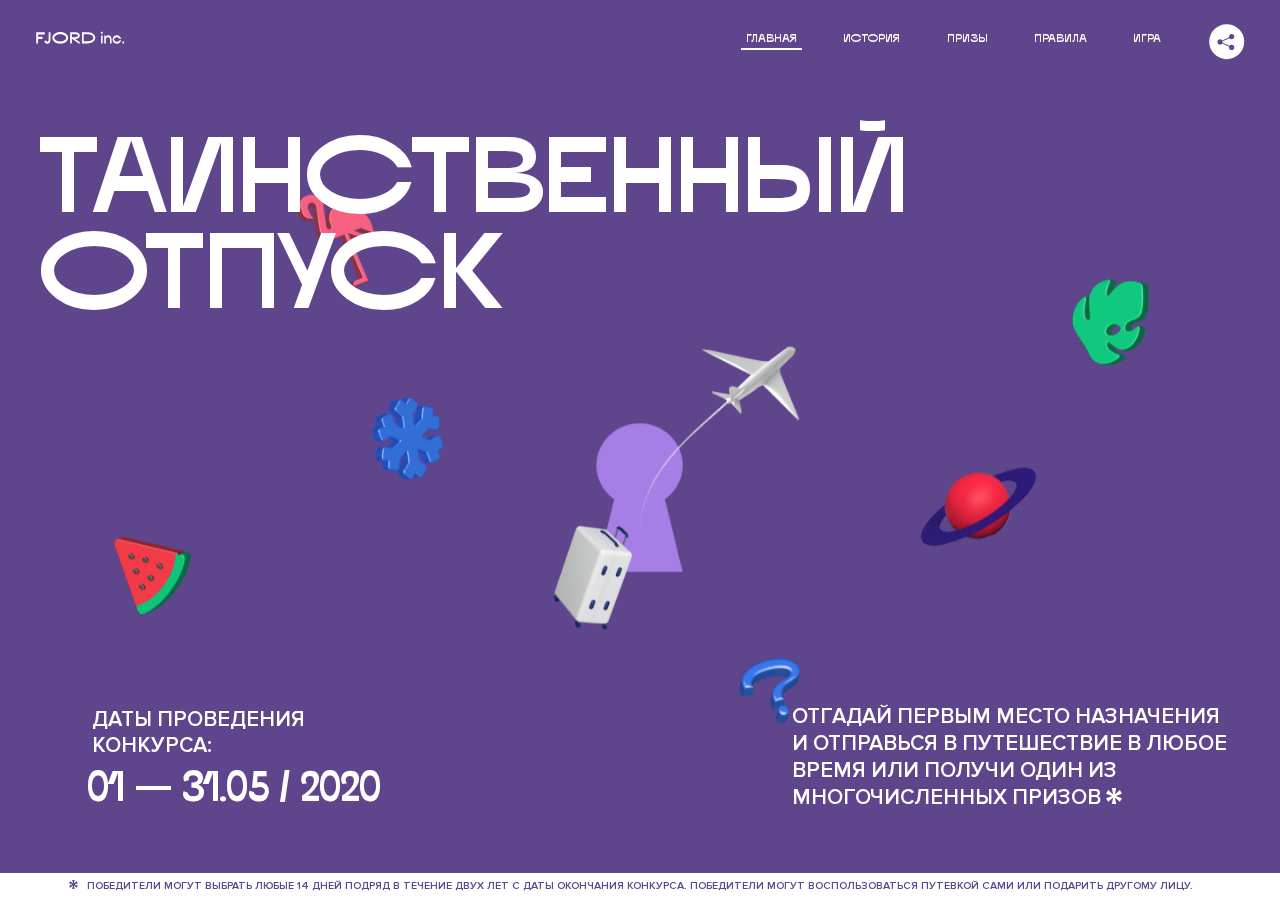
<file: 1/index.html>
<!DOCTYPE html>
<html lang="ru">
<head>
  <meta charset="UTF-8">
  <meta name="description" content="">
  <meta name="viewport" content="width=device-width, initial-scale=1.0">
  <meta http-equiv="X-UA-Compatible" content="ie=edge">
  <title>Mysterious Vacation</title>
  <link rel="stylesheet" href="css/style.min.css">
<link href="css/style.min.css" rel="stylesheet">  <base href="https://htmlacademy-animation.github.io/1562343-magic-vacation-1/1/">
</head>
<body>

  <header class="page-header js-header">
    <div class="page-header__wrapper">
      <a href="#" class="page-header__logo" aria-label="Перейти на страницу FJORD.Inc">
        <svg width="100" height="15" viewBox="0 0 100 15" fill="none" xmlns="http://www.w3.org/2000/svg">
          <path d="M0.26 1.4V14H2.276V8.906H7.334V6.44H2.276V3.848H9.872V1.4H0.26ZM12.733 14.36C15.127 14.36 16.243 12.65 16.243 9.5V1.4H14.263V8.96C14.263 11.21 13.723 11.876 12.733 11.876C11.833 11.876 11.473 11.3 11.347 10.58L9.36702 10.94C9.63702 13.046 10.663 14.36 12.733 14.36ZM18.3918 7.7C18.3918 11.372 22.3878 14.36 27.3198 14.36C32.2518 14.36 36.2478 11.372 36.2478 7.7C36.2478 4.028 32.2518 1.04 27.3198 1.04C22.3878 1.04 18.3918 4.028 18.3918 7.7ZM20.6058 7.7C20.6058 5.378 23.6118 3.524 27.3198 3.524C30.9918 3.524 33.9798 5.378 33.9798 7.7C33.9798 10.004 30.9918 11.858 27.3198 11.858C23.6118 11.858 20.6058 10.004 20.6058 7.7ZM40.403 14V8.906H40.799L49.079 14.702V12.38L44.039 8.906H44.201C47.999 8.906 49.277 7.304 49.277 5.162C49.277 3.092 47.999 1.4 44.201 1.4H38.387V14H40.403ZM43.535 3.722C45.785 3.722 47.045 4.136 47.045 5.432C47.045 6.764 45.785 7.034 43.535 7.034H40.403V3.722H43.535ZM51.6936 1.382V14H57.8676C62.7456 14 66.7236 11.534 66.7236 7.7C66.7236 3.848 62.7456 1.382 57.8676 1.382H51.6936ZM53.7096 11.624V3.722H57.5436C61.5396 3.722 64.4916 5.018 64.4916 7.7C64.4916 10.238 61.5396 11.624 57.5436 11.624H53.7096ZM73.1832 14.018H74.9832V5H73.1832V14.018ZM72.9132 1.976C72.9132 2.57 73.3992 3.092 74.0832 3.092C74.7492 3.092 75.2352 2.57 75.2352 1.976C75.2352 1.382 74.7672 0.805999 74.0832 0.805999C73.3812 0.805999 72.9132 1.382 72.9132 1.976ZM76.7867 14H78.5687V9.104C78.7487 8.006 79.5947 6.962 81.0887 6.962C82.1147 6.962 83.2667 7.448 83.2667 9.554V14H85.0487V9.014C85.0487 6.152 83.2307 4.73 81.3587 4.73C79.9187 4.73 79.0727 5.558 78.5687 6.854V5H76.7867V14ZM90.9898 14.27C93.5098 14.27 95.3818 12.506 95.7238 10.328H94.0498C93.7258 11.3 92.6998 12.02 90.9898 12.02C88.8478 12.02 87.7678 10.922 87.7678 9.59C87.7678 8.24 88.8478 6.962 90.9898 6.962C92.7538 6.962 93.7978 7.844 94.0858 8.924H95.7418C95.4358 6.71 93.6178 4.73 90.9898 4.73C88.0918 4.73 86.1298 7.124 86.1298 9.59C86.1298 12.074 88.1278 14.27 90.9898 14.27ZM97.0693 12.938C97.0693 13.658 97.5553 14.144 98.2753 14.144C98.9953 14.144 99.4813 13.658 99.4813 12.938C99.4813 12.2 98.9953 11.714 98.2753 11.714C97.5553 11.714 97.0693 12.2 97.0693 12.938Z" fill="currentColor"></path>
        </svg>
      </a>
      <button class="page-header__toggler js-menu-toggler" type="button" aria-label="Управление мобильным меню"><span>Меню</span></button>
      <nav class="page-header__nav">
        <div class="page-header__menu js-menu" id="menu">
          <ul>
            <li>
              <a class="js-menu-link active" href="#top" data-href="top">главная</a>
            </li>
            <li>
              <a class="js-menu-link" href="#story" data-href="story">история</a>
            </li>
            <li>
              <a class="js-menu-link" href="#prizes" data-href="prizes">призы</a>
            </li>
            <li>
              <a class="js-menu-link" href="#rules" data-href="rules">правила</a>
            </li>
            <li>
              <a class="js-menu-link" href="#game" data-href="game">игра</a>
            </li>
          </ul>
        </div>
        <div class="page-header__social">
          <div class="social-block js-social-block">
            <button class="social-block__toggler" aria-label="Управлять блоком с социальными кнопками">
              <svg width="26" height="22" viewBox="0 0 27 22" fill="none" xmlns="http://www.w3.org/2000/svg">
                <path d="M19.6721 7.43664C21.6273 7.43664 23.213 5.85095 23.213 3.89566C23.213 1.94037 21.6273 0.354675 19.6721 0.354675C17.7168 0.354675 16.1311 1.94037 16.1311 3.89566C16.1311 4.19968 16.1728 4.49178 16.2458 4.77345L7.21751 8.95527C6.57519 8.05214 5.52303 7.46049 4.33078 7.46049C2.37549 7.46049 0.789795 9.04618 0.789795 11.0015C0.789795 12.9568 2.37549 14.5425 4.33078 14.5425C5.52303 14.5425 6.57668 13.9508 7.21751 13.0477L16.2458 17.2295C16.1743 17.5112 16.1311 17.8033 16.1311 18.1073C16.1311 20.0626 17.7168 21.6483 19.6721 21.6483C21.6273 21.6483 23.213 20.0626 23.213 18.1073C23.213 16.152 21.6273 14.5663 19.6721 14.5663C18.4798 14.5663 17.4262 15.158 16.7853 16.0611L7.75701 11.8793C7.82854 11.5976 7.87176 11.3055 7.87176 11.0015C7.87176 10.6974 7.83003 10.4053 7.75701 10.1237L16.7853 5.94186C17.4262 6.84499 18.4783 7.43664 19.6721 7.43664Z" fill="currentColor"></path>
              </svg>
            </button>
            <ul class="social-block__list">
              <li>
                <a class="social-block__link social-block__link--fb" href="#" aria-label="Мы на Facebook">
                  <svg width="8" height="17" viewBox="0 0 8 17" fill="none" xmlns="http://www.w3.org/2000/svg">
                    <path d="M4.24646 16.9899H1.09275L1.05793 8.49828H0V5.30707H1.05793V3.81124C1.05793 1.42084 2.57654 0 5.21735 0H7.41758V3.18585H5.30841C4.28262 3.18585 4.2478 3.48582 4.2478 4.24914V5.30707H7.42964L7.16716 8.49828H4.2478V16.9899H4.24646Z" fill="currentColor"></path>
                  </svg>
                </a>
              </li>
              <li>
                <a class="social-block__link social-block__link--insta" href="#" aria-label="Мы в Instagram">
                  <svg width="15" height="15" viewBox="0 0 15 15" fill="none" xmlns="http://www.w3.org/2000/svg">
                    <path d="M11.0197 0H4.19806C2.14246 0 0.471191 1.66993 0.471191 3.72285V10.5499C0.471191 12.6082 2.14112 14.2727 4.19806 14.2727H11.0197C13.0753 14.2727 14.7466 12.6082 14.7466 10.5499V3.72285C14.7466 1.67127 13.0753 0 11.0197 0ZM11.0197 12.4849H4.19806C3.13076 12.4849 2.26432 11.6158 2.26432 10.5512V3.72419C2.26432 2.65956 3.13076 1.79715 4.19806 1.79715H11.0197C12.087 1.79715 12.9535 2.6609 12.9535 3.72419V10.5512C12.9535 11.6145 12.087 12.4849 11.0197 12.4849Z" fill="currentColor"></path>
                    <path d="M7.60887 3.11084C5.38989 3.11084 3.58203 4.9187 3.58203 7.14036C3.58203 9.35532 5.38989 11.1645 7.60887 11.1645C9.83053 11.1645 11.6357 9.35666 11.6357 7.14036C11.6357 4.9187 9.83053 3.11084 7.60887 3.11084ZM7.60887 9.36871C6.37551 9.36871 5.37784 8.37372 5.37784 7.14036C5.37784 5.90699 6.37551 4.90665 7.60887 4.90665C8.83822 4.90665 9.84259 5.90833 9.84259 7.14036C9.84392 8.37238 8.83822 9.36871 7.60887 9.36871Z" fill="currentColor"></path>
                    <path d="M11.3573 2.35962C10.8256 2.35962 10.3931 2.79752 10.3931 3.32381C10.3931 3.85546 10.8256 4.29336 11.3573 4.29336C11.8862 4.29336 12.3215 3.85546 12.3215 3.32381C12.3215 2.79752 11.8862 2.35962 11.3573 2.35962Z" fill="currentColor"></path>
                  </svg>
                </a>
              </li>
              <li>
                <a class="social-block__link social-block__link--vk" href="#" aria-label="Мы ВКонтакте">
                  <svg width="17" height="10" viewBox="0 0 17 10" fill="none" xmlns="http://www.w3.org/2000/svg">
                    <path d="M14.1234 4.9002C14.1234 4.9002 16.3623 1.72708 16.5866 0.680242C16.6595 0.312285 16.4947 0.103188 16.1069 0.103188C16.1069 0.103188 14.8193 0.103188 14.168 0.103188C13.7235 0.103188 13.5587 0.293278 13.4235 0.579768C13.4235 0.579768 12.3724 2.82553 11.0969 4.24712C10.6861 4.70333 10.4781 4.84318 10.2511 4.84318C10.0646 4.84318 9.98625 4.6911 9.98625 4.27834V0.649016C9.98625 0.147997 9.92545 0.00135496 9.5066 0.00135496H6.39628C6.15578 0.00135496 6.0085 0.134417 6.0085 0.324506C6.0085 0.801084 6.73406 0.908351 6.73406 2.20231V4.87305C6.73406 5.40529 6.70569 5.61575 6.45303 5.61575C5.78016 5.61575 4.19528 3.30618 3.30623 0.678887C3.12923 0.145282 2.93737 0 2.43475 0H0.486409C0.205373 0 0 0.190085 0 0.476576C0 0.991172 0.60666 3.40801 2.99277 6.64358C4.59927 8.8201 6.70569 10 8.60269 10C9.76196 10 10.0416 9.80312 10.0416 9.31432V7.63883C10.0416 7.22607 10.2065 7.04956 10.4429 7.04956C10.7078 7.04956 11.1847 7.13238 12.2805 8.22268C13.5843 9.47862 13.6762 10 14.3896 10H16.5676C16.7919 10 17 9.89273 17 9.52342C17 9.02919 16.3623 8.15343 15.384 7.10659C14.9801 6.56755 14.3302 5.98914 14.1248 5.72301C13.8275 5.40801 13.9154 5.23014 14.1234 4.9002Z" fill="currentColor"></path>
                  </svg>
                </a>
              </li>
            </ul>
          </div>
        </div>
      </nav>
    </div>
  </header>

  <main class="page-content">

    <section class="animation-screen"></section>

    <section class="screen screen--hidden screen--intro js-scrollspy" id="top">
      <div class="screen__wrapper">
        <div class="intro">
          <h1 class="intro__title">Таинственный отпуск</h1>
          <div class="intro__content">
            <div class="intro__info">
              <p class="intro__label">Даты проведения конкурса:</p>
              <p class="intro__date">01 — 31.05 / 2020</p>
            </div>
            <div class="intro__message">
              <p>
                Отгадай первым место назначения и&nbsp;отправься в&nbsp;путешествие в&nbsp;любое время или получи один из многочисленных призов
                <svg width="16" height="16" viewBox="0 0 10 10" fill="none" xmlns="http://www.w3.org/2000/svg">
                  <path d="M0 6.35337L3.90271 4.99012L0 3.64663L1.34615 1.32374L4.44287 4.01073L3.67364 0H6.34615L5.57692 4.01073L8.65385 1.32374L10 3.64663L6.13405 4.99012L10 6.35337L8.65385 8.65651L5.57692 5.98927L6.34615 10H3.67364L4.44287 5.96952L1.34615 8.65651L0 6.35337Z" fill="currentColor"></path>
                </svg>
              </p>
            </div>
          </div>
        </div>
      </div>
      <div class="screen__footer js-footer">
        <button class="screen__footer-enlarge js-footer-toggler" type="button" aria-label="Показать сообщение">
          <svg width="10" height="10" viewBox="0 0 10 10" fill="none" xmlns="http://www.w3.org/2000/svg">
            <path d="M0 6.35337L3.90271 4.99012L0 3.64663L1.34615 1.32374L4.44287 4.01073L3.67364 0H6.34615L5.57692 4.01073L8.65385 1.32374L10 3.64663L6.13405 4.99012L10 6.35337L8.65385 8.65651L5.57692 5.98927L6.34615 10H3.67364L4.44287 5.96952L1.34615 8.65651L0 6.35337Z" fill="currentColor"></path>
          </svg>
        </button>
        <button class="screen__footer-collapse js-footer-toggler" type="button" aria-label="Скрыть сообщение">
          <svg width="13" height="13" viewBox="0 0 13 13" fill="none" xmlns="http://www.w3.org/2000/svg">
            <line x1="12.3536" y1="0.353553" x2="0.738349" y2="11.9688" stroke="currentColor"></line>
            <line x1="0.738319" y1="0.539925" x2="12.3535" y2="12.1551" stroke="currentColor"></line>
          </svg>
        </button>
        <div class="screen__footer-wrapper">
          <div class="screen__footer-announce">
            <p class="screen__footer-label">Даты проведения конкурса:</p>
            <p class="screen__footer-date">01 — 31.05 / 2020</p>
          </div>
          <div class="screen__footer-note">
            <p>
              <svg width="10" height="10" viewBox="0 0 10 10" fill="none" xmlns="http://www.w3.org/2000/svg">
                <path d="M0 6.35337L3.90271 4.99012L0 3.64663L1.34615 1.32374L4.44287 4.01073L3.67364 0H6.34615L5.57692 4.01073L8.65385 1.32374L10 3.64663L6.13405 4.99012L10 6.35337L8.65385 8.65651L5.57692 5.98927L6.34615 10H3.67364L4.44287 5.96952L1.34615 8.65651L0 6.35337Z" fill="currentColor"></path>
              </svg>
              <span>Победители могут выбрать любые 14 дней подряд в&nbsp;течение двух лет с&nbsp;даты окончания конкурса. Победители могут воспользоваться путевкой сами или подарить другому лицу.</span>
            </p>
          </div>
        </div>
      </div>
    </section>

    <section class="screen screen--hidden screen--story js-scrollspy" id="story">

      <div class="slider swiper-container js-slider">

        <div class="swiper-wrapper">

          <div class="slider__item swiper-slide">
            <h2 class="slider__item-title">История</h2>
            <p class="slider__item-text">Джеймс Таргет был основателем компании &laquo;Fjord Inc.&raquo;. С&nbsp;1965 года &laquo;Fjord Inc.&raquo; прославилась надёжными и&nbsp;удобными чемоданами и&nbsp;аксессуарами для туристов.</p>
          </div>

          <div class="slider__item swiper-slide">
            <p class="slider__item-text">Когда Джеймсу было 7&nbsp;лет, в&nbsp;их&nbsp;доме гостил дядюшка и&nbsp;развлекал детей рассказами о&nbsp;своей поездке в&nbsp;место, показавшееся малышу Таргету невероятным. Тогда Джеймс решил, что однажды посетит его, но&nbsp;не&nbsp;будет рассказывать о&nbsp;мечте, пока не&nbsp;осуществит.</p>
          </div>

          <div class="slider__item swiper-slide">
            <p class="slider__item-text">Джеймс Таргет стал увлеченным путешественником. Он&nbsp;посетил 5&nbsp;континентов, 126&nbsp;стран.</p>
          </div>

          <div class="slider__item swiper-slide">
            <p class="slider__item-text">Он&nbsp;сплавлялся по&nbsp;Амазонке и&nbsp;погружался в&nbsp;пещеры Франции, медитировал в&nbsp;горах Тибета и&nbsp;пожимал руку вождя племени Акугауа.</p>
          </div>

          <div class="slider__item swiper-slide">
            <p class="slider__item-text">Из&nbsp;своих поездок Джеймс Таргет привозил идеи, как сделать свои чемоданы &laquo;Fjord Inc.&raquo; удобными и&nbsp;приспособленными к&nbsp;разным дорожным условиям.</p>
          </div>

          <div class="slider__item swiper-slide">
            <p class="slider__item-text">Всё это время Джеймс не&nbsp;оставлял идею поездки своей мечты. Однако, как только он&nbsp;брался за&nbsp;планирование, возникали препятствия, не&nbsp;позволяющие отправиться туда.</p>
          </div>

          <div class="slider__item swiper-slide">
            <p class="slider__item-text">В&nbsp;возрасте 67&nbsp;лет Джеймс Таргет попал под лавину и&nbsp;погиб. В&nbsp;своём завещании он&nbsp;поручил отправить в&nbsp;заветное путешествие трёх смельчаков, единых с&nbsp;ним духом.</p>
          </div>

          <div class="slider__item swiper-slide">
            <p class="slider__item-text">Тех, кто сможет узнать таинственное место, задавая вопросы специально обученному ИИ&nbsp;&laquo;Соне&raquo;, ждет фантастическое путешествие.</p>
          </div>
        </div>
        <div class="slider__controls">
          <button class="slider__control slider__control--prev js-control-prev" type="button" aria-label="Показать предыдущую историю">
            <svg width="12" height="22" viewBox="0 0 12 22" fill="none" xmlns="http://www.w3.org/2000/svg">
              <path d="M11 1L1 11L11 21" stroke="currentColor" stroke-width="2" stroke-linejoin="round"></path>
            </svg>
          </button>
          <button class="slider__control slider__control--next js-control-next" type="button" aria-label="Показать следующую историю">
            <svg width="12" height="22" viewBox="0 0 12 22" fill="none" xmlns="http://www.w3.org/2000/svg">
              <path d="M1 1L11 11L1 21" stroke="currentColor" stroke-width="2" stroke-linejoin="round"></path>
            </svg>
          </button>
        </div>
        <div class="slider__pagination swiper-pagination"></div>
      </div>
    </section>

    <section class="screen screen--hidden screen--prizes js-scrollspy" id="prizes">
      <div class="screen__wrapper">
        <div class="prizes">
          <h2 class="prizes__title">ПРизы</h2>
          <div class="prizes__lead">
            <p>Найди ответ и&nbsp;получи один из&nbsp;призов:</p>
          </div>
          <ul class="prizes__list">
            <li class="prizes__item prizes__item--journeys">
              <div class="prizes__icon">
                <picture>
                  <source srcset="img/prize1-mob.svg" media="(orientation: portrait)">
                  <img src="img/prize1.svg" alt="">
                </picture>
              </div>
              <p class="prizes__desc">
                <b>3</b>
                <span>загадочных путешествия</span>
              </p>
            </li>
            <li class="prizes__item prizes__item--cases">
              <div class="prizes__icon">
                <picture>
                  <source srcset="img/prize2-mob.svg" media="(orientation: portrait)">
                  <img src="img/prize2.svg" alt="">
                </picture>
              </div>
              <p class="prizes__desc">
                <b>7</b>
                <span>надежных чемоданов</span>
              </p>
            </li>
            <li class="prizes__item prizes__item--codes">
              <div class="prizes__icon">
                <picture>
                  <source srcset="img/prize3-mob.svg" media="(orientation: portrait)">
                  <img src="img/prize3.svg" alt="">
                </picture>
              </div>
              <p class="prizes__desc">
                <b>900</b>
                <span>
                  промокодов на&nbsp;скидку 15%
                  <svg width="10" height="10" viewBox="0 0 10 10" fill="none" xmlns="http://www.w3.org/2000/svg">
                    <path d="M0 6.35337L3.90271 4.99012L0 3.64663L1.34615 1.32374L4.44287 4.01073L3.67364 0H6.34615L5.57692 4.01073L8.65385 1.32374L10 3.64663L6.13405 4.99012L10 6.35337L8.65385 8.65651L5.57692 5.98927L6.34615 10H3.67364L4.44287 5.96952L1.34615 8.65651L0 6.35337Z" fill="currentColor"></path>
                  </svg>
                </span>
              </p>
            </li>
          </ul>
        </div>
      </div>
      <div class="screen__footer js-footer">
        <button class="screen__footer-enlarge js-footer-toggler" type="button" aria-label="Показать сообщение">
          <svg width="10" height="10" viewBox="0 0 10 10" fill="none" xmlns="http://www.w3.org/2000/svg">
            <path d="M0 6.35337L3.90271 4.99012L0 3.64663L1.34615 1.32374L4.44287 4.01073L3.67364 0H6.34615L5.57692 4.01073L8.65385 1.32374L10 3.64663L6.13405 4.99012L10 6.35337L8.65385 8.65651L5.57692 5.98927L6.34615 10H3.67364L4.44287 5.96952L1.34615 8.65651L0 6.35337Z" fill="currentColor"></path>
          </svg>
        </button>
        <button class="screen__footer-collapse js-footer-toggler" type="button" aria-label="Скрыть сообщение">
          <svg width="13" height="13" viewBox="0 0 13 13" fill="none" xmlns="http://www.w3.org/2000/svg">
            <line x1="12.3536" y1="0.353553" x2="0.738349" y2="11.9688" stroke="currentColor"></line>
            <line x1="0.738319" y1="0.539925" x2="12.3535" y2="12.1551" stroke="currentColor"></line>
          </svg>
        </button>
        <div class="screen__footer-wrapper">
          <div class="screen__footer-announce">
            <p class="screen__footer-label">Даты проведения конкурса:</p>
            <p class="screen__footer-date">01 — 31.05 / 2020</p>
          </div>
          <div class="screen__footer-note">
            <p>
              <svg width="10" height="10" viewBox="0 0 10 10" fill="none" xmlns="http://www.w3.org/2000/svg">
                <path d="M0 6.35337L3.90271 4.99012L0 3.64663L1.34615 1.32374L4.44287 4.01073L3.67364 0H6.34615L5.57692 4.01073L8.65385 1.32374L10 3.64663L6.13405 4.99012L10 6.35337L8.65385 8.65651L5.57692 5.98927L6.34615 10H3.67364L4.44287 5.96952L1.34615 8.65651L0 6.35337Z" fill="currentColor"></path>
              </svg>
              <span>Скидка&nbsp;15% на&nbsp;единоразовое приобретение путёвки с&nbsp;1&nbsp;июня 2020 по&nbsp;31&nbsp;мая 2022&nbsp;года. Суммируется с&nbsp;другими акциями</span>
            </p>
          </div>
        </div>
      </div>
    </section>

    <section class="screen screen--hidden screen--rules js-scrollspy" id="rules">
      <div class="screen__wrapper">
        <div class="rules">
          <h2 class="rules__title">Правила</h2>
          <div class="rules__lead">
            <p>Для того чтобы получить наследство Джеймса Таргета, тебе нужно выведать у&nbsp;&laquo;Сони&raquo;, куда предстоит отправиться тебе в&nbsp;случае победы</p>
          </div>
          <ol class="rules__list">
            <li class="rules__item">
              <p>Тебе отводится <br>5&nbsp;минут</p>
            </li>
            <li class="rules__item">
              <p>Задавай любые вопросы в&nbsp;текстовом поле</p>
            </li>
            <li class="rules__item">
              <p>Нажимай кнопку &laquo;Узнать&raquo;, чтобы получить ответ</p>
            </li>
            <li class="rules__item">
              <p>&laquo;Соня&raquo; может отвечать только&nbsp;Да или Нет</p>
            </li>
          </ol>
          <a href="#game" class="rules__link btn">Погнали!</a>
        </div>
      </div>
      <div class="screen__disclaimer">
        <div class="disclaimer">
          <ul>
            <li>
              <a href="#">Правовая информация</a>
            </li>
            <li>
              <a href="#">Подробные правила</a>
            </li>
          </ul>
        </div>
      </div>
    </section>

    <section class="screen screen--hidden screen--game js-scrollspy" id="game">
      <div class="screen__wrapper">
        <div class="game">
          <div class="game__header">
            <h2 class="game__title">Игра</h2>
            <div class="game__counter">
              <span>05</span>:<span>00</span>
            </div>
          </div>
          <div class="game__body">
            <div class="chat">
              <div class="chat__body js-chat">
                <ul class="chat__list" id="messages"></ul>
              </div>
              <div class="chat__footer">
                <form action="#" method="post" class="form" id="message-form">
                  <label for="message-field" class="visually-hidden">Поле для ввода вопроса</label>
                  <input type="text" class="form__field" id="message-field">
                  <button class="form__button btn">
                    Узнать
                    <svg width="18" height="19" viewBox="0 0 18 19" fill="none" xmlns="http://www.w3.org/2000/svg">
                      <path stroke="currentColor" stroke-width="2" d="M9 19V1"></path>
                      <path d="M1 9l8-8 8 8" stroke="currentColor" stroke-width="2" stroke-linejoin="round"></path>
                    </svg>
                  </button>
                </form>
              </div>
            </div>
          </div>
          <!-- временные кнопки для показа результата -->
          <div class="game__buttons">
            <button class="game__button btn js-show-result" type="button" data-target="result">Положительный результат</button>
            <button class="game__button btn js-show-result" type="button" data-target="result2">Положительный результат - 2</button>
            <button class="game__button btn js-show-result" type="button" data-target="result3">Отрицательный результат</button>
          </div>
        </div>
      </div>
    </section>

    <section class="screen screen--hidden screen--result" id="result">
      <div class="screen__wrapper">
        <div class="result result--trip">
          <div class="result__image">
            <picture>
              <source srcset="img/result1-mob.png 1x, img/result1-mob@2x.png 2x" media="(max-width: 768px) and (orientation: portrait)">
              <img src="img/result1.png" srcset="img/result1@2x.png 2x" alt="">
            </picture>
          </div>
          <h2 class="result__title">
            <span class="visually-hidden">ПОбеда!</span>
            <svg xmlns="http://www.w3.org/2000/svg" viewBox="0 0 568.85 109.24">
              <path d="M16,24.44V92H2.6V8H75V92H61.52V24.44H16Z" transform="translate(-2.1 -1.5)" fill="none" stroke="currentColor"></path>
              <path d="M148.76,5.6c32.88,0,59.52,19.92,59.52,44.4s-26.64,44.4-59.52,44.4S89.24,74.48,89.24,50,115.88,5.6,148.76,5.6Zm0,72.12c24.48,0,44.4-12.36,44.4-27.72s-19.92-27.84-44.4-27.84C124,22.16,104,34.52,104,50S124,77.72,148.76,77.72Z" transform="translate(-2.1 -1.5)" fill="none" stroke="currentColor"></path>
              <path d="M287.36,8V24.44H236v14.4h25.32c25.44,0,34,11.16,34,26.52,0,15.6-8.52,26.64-34,26.64H222.56V8h64.8ZM256.88,76.52c15.12,0,23.52-2,23.52-11.52S272,54.44,256.88,54.44H236V76.52h20.88Z" transform="translate(-2.1 -1.5)" fill="none" stroke="currentColor"></path>
              <path d="M371.47,8V24.44H320.84V41.6h33.6V58h-33.6V75.56h50.64V92H307.4V8h64.08Z" transform="translate(-2.1 -1.5)" fill="none" stroke="currentColor"></path>
              <path d="M382.39,110.24V75.56h7.44c4.56-4.68,7.8-18.36,8.76-56L399,8h48.6V75.56h10v34.68H442.87V92H397v18.24H382.39Zm51.72-34.68V24.44H411.55v3.12c-0.48,22.44-3.24,37.68-7.2,48h29.76Z" transform="translate(-2.1 -1.5)" fill="none" stroke="currentColor"></path>
              <path d="M463.75,92l28-84h27.12l28.08,84H533.47l-7.8-23.52h-37.8L480.07,92H463.75Zm56.64-40L507,11.84,493.51,52h26.88Z" transform="translate(-2.1 -1.5)" fill="none" stroke="currentColor"></path>
              <path d="M554.12,70.4L555.55,2H569l1.44,68.4H554.12Zm8.28,6.36c4.8,0,8,3.24,8,8.16a8,8,0,1,1-16.08,0C554.35,80,557.59,76.76,562.39,76.76Z" transform="translate(-2.1 -1.5)" fill="none" stroke="currentColor"></path>
            </svg>
          </h2>
          <div class="result__text">
            <p>ты&nbsp;отправляешься в&nbsp;Арктику!</p>
          </div>
          <div class="result__form">
            <form action="#" method="post" class="form form--result">
              <label for="email-field" class="form__label">зарегистрируй результат</label>
              <input type="email" class="form__field" id="email-field" placeholder="e-mail для регистации результата и получения приза" required="">
              <button class="form__button btn">
                отправить
                <svg width="18" height="19" viewBox="0 0 18 19" fill="none" xmlns="http://www.w3.org/2000/svg">
                  <path stroke="currentColor" stroke-width="2" d="M9 19V1"></path>
                  <path d="M1 9l8-8 8 8" stroke="currentColor" stroke-width="2" stroke-linejoin="round"></path>
                </svg>
              </button>
            </form>
          </div>
        </div>
      </div>
    </section>

    <section class="screen screen--hidden screen--result" id="result2">
      <div class="screen__wrapper">
        <div class="result result--prize">
          <div class="result__image">
            <picture>
              <source srcset="img/result2-mob.png 1x, img/result2-mob@2x.png 2x" media="(max-width: 768px) and (orientation: portrait)">
              <img src="img/result2.png" srcset="img/result2@2x.png 2x" alt="">
            </picture>
          </div>
          <h2 class="result__title">
            <span class="visually-hidden">ПОбеда!</span>
            <svg xmlns="http://www.w3.org/2000/svg" viewBox="0 0 568.85 109.24">
              <path d="M16,24.44V92H2.6V8H75V92H61.52V24.44H16Z" transform="translate(-2.1 -1.5)" fill="none" stroke="currentColor"></path>
              <path d="M148.76,5.6c32.88,0,59.52,19.92,59.52,44.4s-26.64,44.4-59.52,44.4S89.24,74.48,89.24,50,115.88,5.6,148.76,5.6Zm0,72.12c24.48,0,44.4-12.36,44.4-27.72s-19.92-27.84-44.4-27.84C124,22.16,104,34.52,104,50S124,77.72,148.76,77.72Z" transform="translate(-2.1 -1.5)" fill="none" stroke="currentColor"></path>
              <path d="M287.36,8V24.44H236v14.4h25.32c25.44,0,34,11.16,34,26.52,0,15.6-8.52,26.64-34,26.64H222.56V8h64.8ZM256.88,76.52c15.12,0,23.52-2,23.52-11.52S272,54.44,256.88,54.44H236V76.52h20.88Z" transform="translate(-2.1 -1.5)" fill="none" stroke="currentColor"></path>
              <path d="M371.47,8V24.44H320.84V41.6h33.6V58h-33.6V75.56h50.64V92H307.4V8h64.08Z" transform="translate(-2.1 -1.5)" fill="none" stroke="currentColor"></path>
              <path d="M382.39,110.24V75.56h7.44c4.56-4.68,7.8-18.36,8.76-56L399,8h48.6V75.56h10v34.68H442.87V92H397v18.24H382.39Zm51.72-34.68V24.44H411.55v3.12c-0.48,22.44-3.24,37.68-7.2,48h29.76Z" transform="translate(-2.1 -1.5)" fill="none" stroke="currentColor"></path>
              <path d="M463.75,92l28-84h27.12l28.08,84H533.47l-7.8-23.52h-37.8L480.07,92H463.75Zm56.64-40L507,11.84,493.51,52h26.88Z" transform="translate(-2.1 -1.5)" fill="none" stroke="currentColor"></path>
              <path d="M554.12,70.4L555.55,2H569l1.44,68.4H554.12Zm8.28,6.36c4.8,0,8,3.24,8,8.16a8,8,0,1,1-16.08,0C554.35,80,557.59,76.76,562.39,76.76Z" transform="translate(-2.1 -1.5)" fill="none" stroke="currentColor"></path>
            </svg>
          </h2>
          <div class="result__text">
            <p>чемодан &laquo;Fjord&nbsp;Inc.&raquo;&nbsp;твой</p>
          </div>
          <div class="result__form">
            <form action="#" method="post" class="form form--result">
              <label for="email-field2" class="form__label">зарегистрируй результат</label>
              <input type="email" class="form__field" id="email-field2" placeholder="e-mail для регистации результата и получения приза" required="">
              <button class="form__button btn">
                отправить
                <svg width="18" height="19" viewBox="0 0 18 19" fill="none" xmlns="http://www.w3.org/2000/svg">
                  <path stroke="currentColor" stroke-width="2" d="M9 19V1"></path>
                  <path d="M1 9l8-8 8 8" stroke="currentColor" stroke-width="2" stroke-linejoin="round"></path>
                </svg>
              </button>
            </form>
          </div>
        </div>
      </div>
    </section>

    <section class="screen screen--hidden screen--result" id="result3">
      <div class="screen__wrapper">
        <div class="result result--negative">
          <div class="result__image">
            <picture>
              <source srcset="img/result3-mob.png 1x, img/result3-mob@2x.png 2x" media="(max-width: 768px) and (orientation: portrait)">
              <img src="img/result3.png" srcset="img/result3@2x.png 2x" alt="">
            </picture>
          </div>
          <h2 class="result__title">
            <span class="visually-hidden">Не угадал!</span>
            <svg xmlns="http://www.w3.org/2000/svg" viewBox="0 0 660.77 109.24">
              <path d="M2.66,92V8H16.1V42.2H53.3V8H66.74V92H53.3V58.64H16.1V92H2.66Z" transform="translate(-2.16 -1.5)" fill="none" stroke="currentColor"></path>
              <path d="M147.62,8V24.44H97V41.6h33.6V58H97V75.56h50.64V92H83.54V8h64.08Z" transform="translate(-2.16 -1.5)" fill="none" stroke="currentColor"></path>
              <path d="M199.22,8l20.52,42.36L235.34,8h16.44l-31,84H204.38l9.48-25.92L185.78,8h13.44Z" transform="translate(-2.16 -1.5)" fill="none" stroke="currentColor"></path>
              <path d="M273.74,24.44V92H260.3V8h50.16V24.44H273.74Z" transform="translate(-2.16 -1.5)" fill="none" stroke="currentColor"></path>
              <path d="M307.1,92l28-84h27.12l28.08,84H376.82L369,68.48h-37.8L323.42,92H307.1Zm56.64-40L350.3,11.84,336.86,52h26.88Z" transform="translate(-2.16 -1.5)" fill="none" stroke="currentColor"></path>
              <path d="M396.38,110.24V75.56h7.44c4.56-4.68,7.8-18.36,8.76-56L412.94,8h48.6V75.56h10v34.68H456.86V92H411v18.24H396.38ZM448.1,75.56V24.44H425.54v3.12c-0.48,22.44-3.24,37.68-7.2,48H448.1Z" transform="translate(-2.16 -1.5)" fill="none" stroke="currentColor"></path>
              <path d="M477.74,92l28-84h27.12L560.9,92H547.46l-7.8-23.52h-37.8L494.06,92H477.74Zm56.64-40-13.44-40.2L507.5,52h26.88Z" transform="translate(-2.16 -1.5)" fill="none" stroke="currentColor"></path>
              <path d="M568.7,76.88a13.77,13.77,0,0,0,5,1c6.6,0,10.44-6.24,12-58.32L586.22,8h46.2V92H619V24.44H598.82l-0.12,3.12C597.14,81,589,94.4,573.74,94.4a28.55,28.55,0,0,1-6.72-.84Z" transform="translate(-2.16 -1.5)" fill="none" stroke="currentColor"></path>
              <path d="M646.1,70.4L647.54,2H661l1.44,68.4H646.1Zm8.28,6.36c4.8,0,8,3.24,8,8.16a8,8,0,0,1-16.08,0C646.34,80,649.58,76.76,654.38,76.76Z" transform="translate(-2.16 -1.5)" fill="none" stroke="currentColor"></path>
            </svg>
          </h2>
          <button class="result__button js-play" type="button">
            не сдавайся!
            <span>
              <svg width="27" height="22" viewBox="0 0 27 22" fill="none" xmlns="http://www.w3.org/2000/svg">
                <path d="M10.6899 1.47998C5.42992 1.47998 1.16992 5.73998 1.16992 11C1.16992 16.26 5.42992 20.52 10.6899 20.52C15.9499 20.52 20.2099 16.26 20.2099 11V7.13998" stroke="currentColor" stroke-width="2" stroke-miterlimit="10"></path>
                <path d="M15.1099 12.5099L20.1499 7.13989L25.3099 12.6299" stroke="currentColor" stroke-width="2" stroke-miterlimit="10" stroke-linejoin="round"></path>
              </svg>
            </span>
          </button>
        </div>
      </div>
    </section>

  </main>

<script src="js/script.js"></script></body>
</html>
</file>
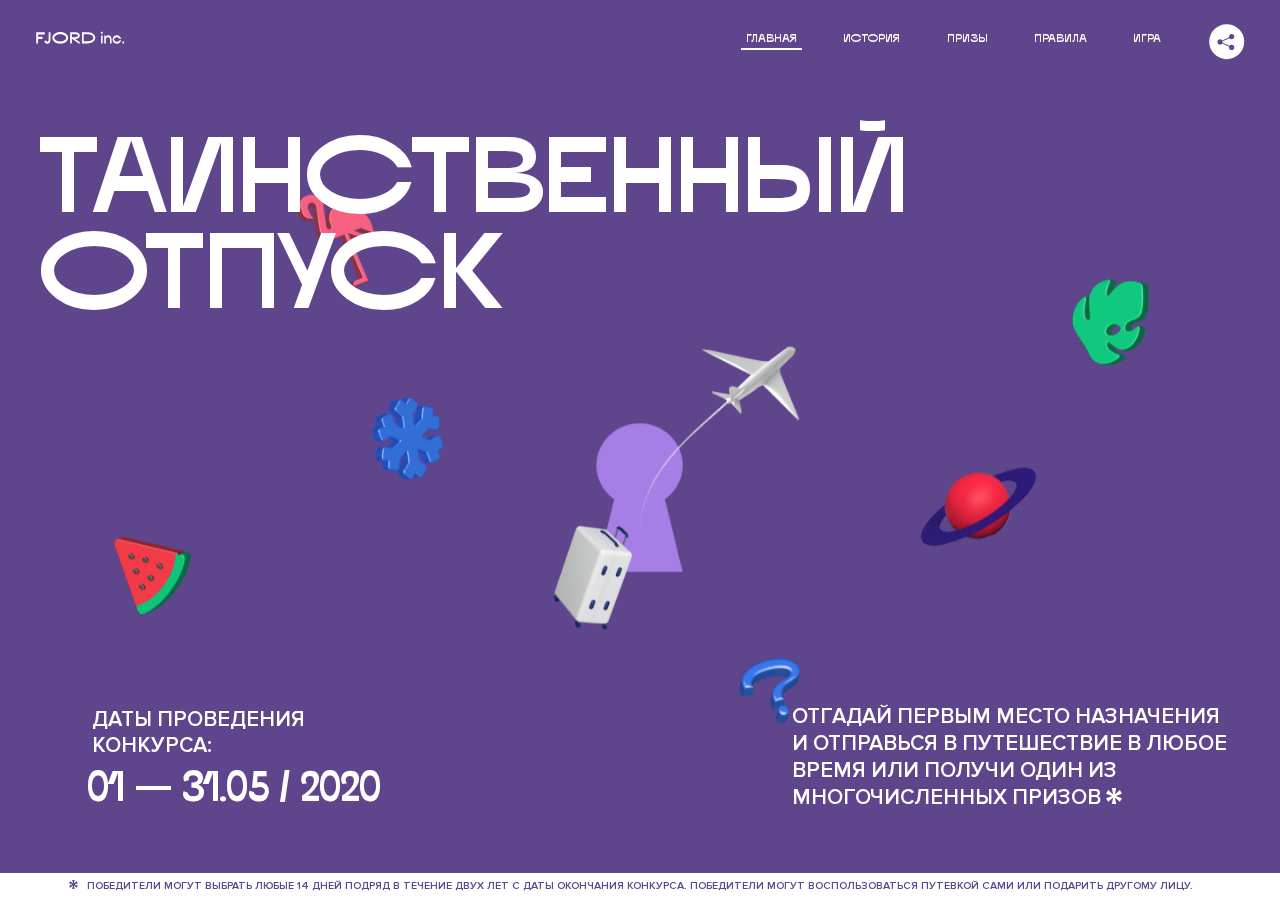
<file: 2/index.html>
<!DOCTYPE html>
<html lang="ru">

<head>
  <meta charset="UTF-8">
  <meta name="description" content="">
  <meta name="viewport" content="width=device-width, initial-scale=1.0">
  <meta http-equiv="X-UA-Compatible" content="ie=edge">
  <title>Mysterious Vacation</title>
  <link rel="stylesheet" href="css/style.min.css">
<link href="css/style.min.css" rel="stylesheet">  <base href="https://htmlacademy-animation.github.io/1562343-magic-vacation-1/2/">
</head>

<body>

  <header class="page-header js-header">
    <div class="page-header__wrapper">
      <a href="#" class="page-header__logo" aria-label="Перейти на страницу FJORD.Inc">
        <svg width="100" height="15" viewBox="0 0 100 15" fill="none" xmlns="http://www.w3.org/2000/svg">
          <path d="M0.26 1.4V14H2.276V8.906H7.334V6.44H2.276V3.848H9.872V1.4H0.26ZM12.733 14.36C15.127 14.36 16.243 12.65 16.243 9.5V1.4H14.263V8.96C14.263 11.21 13.723 11.876 12.733 11.876C11.833 11.876 11.473 11.3 11.347 10.58L9.36702 10.94C9.63702 13.046 10.663 14.36 12.733 14.36ZM18.3918 7.7C18.3918 11.372 22.3878 14.36 27.3198 14.36C32.2518 14.36 36.2478 11.372 36.2478 7.7C36.2478 4.028 32.2518 1.04 27.3198 1.04C22.3878 1.04 18.3918 4.028 18.3918 7.7ZM20.6058 7.7C20.6058 5.378 23.6118 3.524 27.3198 3.524C30.9918 3.524 33.9798 5.378 33.9798 7.7C33.9798 10.004 30.9918 11.858 27.3198 11.858C23.6118 11.858 20.6058 10.004 20.6058 7.7ZM40.403 14V8.906H40.799L49.079 14.702V12.38L44.039 8.906H44.201C47.999 8.906 49.277 7.304 49.277 5.162C49.277 3.092 47.999 1.4 44.201 1.4H38.387V14H40.403ZM43.535 3.722C45.785 3.722 47.045 4.136 47.045 5.432C47.045 6.764 45.785 7.034 43.535 7.034H40.403V3.722H43.535ZM51.6936 1.382V14H57.8676C62.7456 14 66.7236 11.534 66.7236 7.7C66.7236 3.848 62.7456 1.382 57.8676 1.382H51.6936ZM53.7096 11.624V3.722H57.5436C61.5396 3.722 64.4916 5.018 64.4916 7.7C64.4916 10.238 61.5396 11.624 57.5436 11.624H53.7096ZM73.1832 14.018H74.9832V5H73.1832V14.018ZM72.9132 1.976C72.9132 2.57 73.3992 3.092 74.0832 3.092C74.7492 3.092 75.2352 2.57 75.2352 1.976C75.2352 1.382 74.7672 0.805999 74.0832 0.805999C73.3812 0.805999 72.9132 1.382 72.9132 1.976ZM76.7867 14H78.5687V9.104C78.7487 8.006 79.5947 6.962 81.0887 6.962C82.1147 6.962 83.2667 7.448 83.2667 9.554V14H85.0487V9.014C85.0487 6.152 83.2307 4.73 81.3587 4.73C79.9187 4.73 79.0727 5.558 78.5687 6.854V5H76.7867V14ZM90.9898 14.27C93.5098 14.27 95.3818 12.506 95.7238 10.328H94.0498C93.7258 11.3 92.6998 12.02 90.9898 12.02C88.8478 12.02 87.7678 10.922 87.7678 9.59C87.7678 8.24 88.8478 6.962 90.9898 6.962C92.7538 6.962 93.7978 7.844 94.0858 8.924H95.7418C95.4358 6.71 93.6178 4.73 90.9898 4.73C88.0918 4.73 86.1298 7.124 86.1298 9.59C86.1298 12.074 88.1278 14.27 90.9898 14.27ZM97.0693 12.938C97.0693 13.658 97.5553 14.144 98.2753 14.144C98.9953 14.144 99.4813 13.658 99.4813 12.938C99.4813 12.2 98.9953 11.714 98.2753 11.714C97.5553 11.714 97.0693 12.2 97.0693 12.938Z" fill="currentColor"></path>
        </svg>
      </a>
      <button class="page-header__toggler js-menu-toggler" type="button" aria-label="Управление мобильным меню"><span>Меню</span></button>
      <nav class="page-header__nav">
        <div class="page-header__menu js-menu" id="menu">
          <ul>
            <li>
              <a class="js-menu-link active" href="#top" data-href="top">главная</a>
            </li>
            <li>
              <a class="js-menu-link" href="#story" data-href="story">история</a>
            </li>
            <li>
              <a class="js-menu-link" href="#prizes" data-href="prizes">призы</a>
            </li>
            <li>
              <a class="js-menu-link" href="#rules" data-href="rules">правила</a>
            </li>
            <li>
              <a class="js-menu-link" href="#game" data-href="game">игра</a>
            </li>
          </ul>
        </div>
        <div class="page-header__social">
          <div class="social-block js-social-block">
            <button class="social-block__toggler" aria-label="Управлять блоком с социальными кнопками">
              <svg width="26" height="22" viewBox="0 0 27 22" fill="none" xmlns="http://www.w3.org/2000/svg">
                <path d="M19.6721 7.43664C21.6273 7.43664 23.213 5.85095 23.213 3.89566C23.213 1.94037 21.6273 0.354675 19.6721 0.354675C17.7168 0.354675 16.1311 1.94037 16.1311 3.89566C16.1311 4.19968 16.1728 4.49178 16.2458 4.77345L7.21751 8.95527C6.57519 8.05214 5.52303 7.46049 4.33078 7.46049C2.37549 7.46049 0.789795 9.04618 0.789795 11.0015C0.789795 12.9568 2.37549 14.5425 4.33078 14.5425C5.52303 14.5425 6.57668 13.9508 7.21751 13.0477L16.2458 17.2295C16.1743 17.5112 16.1311 17.8033 16.1311 18.1073C16.1311 20.0626 17.7168 21.6483 19.6721 21.6483C21.6273 21.6483 23.213 20.0626 23.213 18.1073C23.213 16.152 21.6273 14.5663 19.6721 14.5663C18.4798 14.5663 17.4262 15.158 16.7853 16.0611L7.75701 11.8793C7.82854 11.5976 7.87176 11.3055 7.87176 11.0015C7.87176 10.6974 7.83003 10.4053 7.75701 10.1237L16.7853 5.94186C17.4262 6.84499 18.4783 7.43664 19.6721 7.43664Z" fill="currentColor"></path>
              </svg>
            </button>
            <ul class="social-block__list">
              <li>
                <a class="social-block__link social-block__link--fb" href="#" aria-label="Мы на Facebook">
                  <svg width="8" height="17" viewBox="0 0 8 17" fill="none" xmlns="http://www.w3.org/2000/svg">
                    <path d="M4.24646 16.9899H1.09275L1.05793 8.49828H0V5.30707H1.05793V3.81124C1.05793 1.42084 2.57654 0 5.21735 0H7.41758V3.18585H5.30841C4.28262 3.18585 4.2478 3.48582 4.2478 4.24914V5.30707H7.42964L7.16716 8.49828H4.2478V16.9899H4.24646Z" fill="currentColor"></path>
                  </svg>
                </a>
              </li>
              <li>
                <a class="social-block__link social-block__link--insta" href="#" aria-label="Мы в Instagram">
                  <svg width="15" height="15" viewBox="0 0 15 15" fill="none" xmlns="http://www.w3.org/2000/svg">
                    <path d="M11.0197 0H4.19806C2.14246 0 0.471191 1.66993 0.471191 3.72285V10.5499C0.471191 12.6082 2.14112 14.2727 4.19806 14.2727H11.0197C13.0753 14.2727 14.7466 12.6082 14.7466 10.5499V3.72285C14.7466 1.67127 13.0753 0 11.0197 0ZM11.0197 12.4849H4.19806C3.13076 12.4849 2.26432 11.6158 2.26432 10.5512V3.72419C2.26432 2.65956 3.13076 1.79715 4.19806 1.79715H11.0197C12.087 1.79715 12.9535 2.6609 12.9535 3.72419V10.5512C12.9535 11.6145 12.087 12.4849 11.0197 12.4849Z" fill="currentColor"></path>
                    <path d="M7.60887 3.11084C5.38989 3.11084 3.58203 4.9187 3.58203 7.14036C3.58203 9.35532 5.38989 11.1645 7.60887 11.1645C9.83053 11.1645 11.6357 9.35666 11.6357 7.14036C11.6357 4.9187 9.83053 3.11084 7.60887 3.11084ZM7.60887 9.36871C6.37551 9.36871 5.37784 8.37372 5.37784 7.14036C5.37784 5.90699 6.37551 4.90665 7.60887 4.90665C8.83822 4.90665 9.84259 5.90833 9.84259 7.14036C9.84392 8.37238 8.83822 9.36871 7.60887 9.36871Z" fill="currentColor"></path>
                    <path d="M11.3573 2.35962C10.8256 2.35962 10.3931 2.79752 10.3931 3.32381C10.3931 3.85546 10.8256 4.29336 11.3573 4.29336C11.8862 4.29336 12.3215 3.85546 12.3215 3.32381C12.3215 2.79752 11.8862 2.35962 11.3573 2.35962Z" fill="currentColor"></path>
                  </svg>
                </a>
              </li>
              <li>
                <a class="social-block__link social-block__link--vk" href="#" aria-label="Мы ВКонтакте">
                  <svg width="17" height="10" viewBox="0 0 17 10" fill="none" xmlns="http://www.w3.org/2000/svg">
                    <path d="M14.1234 4.9002C14.1234 4.9002 16.3623 1.72708 16.5866 0.680242C16.6595 0.312285 16.4947 0.103188 16.1069 0.103188C16.1069 0.103188 14.8193 0.103188 14.168 0.103188C13.7235 0.103188 13.5587 0.293278 13.4235 0.579768C13.4235 0.579768 12.3724 2.82553 11.0969 4.24712C10.6861 4.70333 10.4781 4.84318 10.2511 4.84318C10.0646 4.84318 9.98625 4.6911 9.98625 4.27834V0.649016C9.98625 0.147997 9.92545 0.00135496 9.5066 0.00135496H6.39628C6.15578 0.00135496 6.0085 0.134417 6.0085 0.324506C6.0085 0.801084 6.73406 0.908351 6.73406 2.20231V4.87305C6.73406 5.40529 6.70569 5.61575 6.45303 5.61575C5.78016 5.61575 4.19528 3.30618 3.30623 0.678887C3.12923 0.145282 2.93737 0 2.43475 0H0.486409C0.205373 0 0 0.190085 0 0.476576C0 0.991172 0.60666 3.40801 2.99277 6.64358C4.59927 8.8201 6.70569 10 8.60269 10C9.76196 10 10.0416 9.80312 10.0416 9.31432V7.63883C10.0416 7.22607 10.2065 7.04956 10.4429 7.04956C10.7078 7.04956 11.1847 7.13238 12.2805 8.22268C13.5843 9.47862 13.6762 10 14.3896 10H16.5676C16.7919 10 17 9.89273 17 9.52342C17 9.02919 16.3623 8.15343 15.384 7.10659C14.9801 6.56755 14.3302 5.98914 14.1248 5.72301C13.8275 5.40801 13.9154 5.23014 14.1234 4.9002Z" fill="currentColor"></path>
                  </svg>
                </a>
              </li>
            </ul>
          </div>
        </div>
      </nav>
    </div>
  </header>

  <main class="page-content">

    <section class="animation-screen"></section>

    <section class="screen screen--hidden screen--intro js-scrollspy" id="top">
      <div class="screen__wrapper">
        <div class="intro">
          <h1 class="intro__title">Таинственный отпуск</h1>
          <div class="intro__content">
            <div class="intro__info">
              <p class="intro__label">Даты проведения конкурса:</p>
              <p class="intro__date">01 — 31.05 / 2020</p>
            </div>
            <div class="intro__message">
              <p>
                Отгадай первым место назначения и&nbsp;отправься в&nbsp;путешествие в&nbsp;любое время или получи один
                из многочисленных призов
                <svg width="16" height="16" viewBox="0 0 10 10" fill="none" xmlns="http://www.w3.org/2000/svg">
                  <path d="M0 6.35337L3.90271 4.99012L0 3.64663L1.34615 1.32374L4.44287 4.01073L3.67364 0H6.34615L5.57692 4.01073L8.65385 1.32374L10 3.64663L6.13405 4.99012L10 6.35337L8.65385 8.65651L5.57692 5.98927L6.34615 10H3.67364L4.44287 5.96952L1.34615 8.65651L0 6.35337Z" fill="currentColor"></path>
                </svg>
              </p>
            </div>
          </div>
        </div>
      </div>
      <!-- js-footer -->
      <div class="screen__footer">
        <button class="screen__footer-enlarge js-footer-toggler" type="button" aria-label="Показать сообщение">
          <svg width="10" height="10" viewBox="0 0 10 10" fill="none" xmlns="http://www.w3.org/2000/svg">
            <path d="M0 6.35337L3.90271 4.99012L0 3.64663L1.34615 1.32374L4.44287 4.01073L3.67364 0H6.34615L5.57692 4.01073L8.65385 1.32374L10 3.64663L6.13405 4.99012L10 6.35337L8.65385 8.65651L5.57692 5.98927L6.34615 10H3.67364L4.44287 5.96952L1.34615 8.65651L0 6.35337Z" fill="currentColor"></path>
          </svg>
        </button>
        <button class="screen__footer-collapse js-footer-toggler" type="button" aria-label="Скрыть сообщение">
          <svg width="13" height="13" viewBox="0 0 13 13" fill="none" xmlns="http://www.w3.org/2000/svg">
            <line x1="12.3536" y1="0.353553" x2="0.738349" y2="11.9688" stroke="currentColor"></line>
            <line x1="0.738319" y1="0.539925" x2="12.3535" y2="12.1551" stroke="currentColor"></line>
          </svg>
        </button>
        <div class="screen__footer-wrapper">
          <div class="screen__footer-announce">
            <p class="screen__footer-label">Даты проведения конкурса:</p>
            <p class="screen__footer-date">01 — 31.05 / 2020</p>
          </div>
          <div class="screen__footer-note">
            <p>
              <svg width="10" height="10" viewBox="0 0 10 10" fill="none" xmlns="http://www.w3.org/2000/svg">
                <path d="M0 6.35337L3.90271 4.99012L0 3.64663L1.34615 1.32374L4.44287 4.01073L3.67364 0H6.34615L5.57692 4.01073L8.65385 1.32374L10 3.64663L6.13405 4.99012L10 6.35337L8.65385 8.65651L5.57692 5.98927L6.34615 10H3.67364L4.44287 5.96952L1.34615 8.65651L0 6.35337Z" fill="currentColor"></path>
              </svg>
              <span>Победители могут выбрать любые 14 дней подряд в&nbsp;течение двух лет с&nbsp;даты окончания
                конкурса. Победители могут воспользоваться путевкой сами или подарить другому лицу.</span>
            </p>
          </div>
        </div>
      </div>
    </section>

    <section class="screen screen--hidden screen--story js-scrollspy" id="story">

      <div class="slider swiper-container js-slider">

        <div class="swiper-wrapper">

          <div class="slider__item swiper-slide">
            <h2 class="slider__item-title">История</h2>
            <p class="slider__item-text">Джеймс Таргет был основателем компании &laquo;Fjord Inc.&raquo;. С&nbsp;1965
              года &laquo;Fjord Inc.&raquo; прославилась надёжными и&nbsp;удобными чемоданами и&nbsp;аксессуарами для
              туристов.</p>
          </div>

          <div class="slider__item swiper-slide">
            <p class="slider__item-text">Когда Джеймсу было 7&nbsp;лет, в&nbsp;их&nbsp;доме гостил дядюшка
              и&nbsp;развлекал детей рассказами о&nbsp;своей поездке в&nbsp;место, показавшееся малышу Таргету
              невероятным. Тогда Джеймс решил, что однажды посетит его, но&nbsp;не&nbsp;будет рассказывать о&nbsp;мечте,
              пока не&nbsp;осуществит.</p>
          </div>

          <div class="slider__item swiper-slide">
            <p class="slider__item-text">Джеймс Таргет стал увлеченным путешественником. Он&nbsp;посетил
              5&nbsp;континентов, 126&nbsp;стран.</p>
          </div>

          <div class="slider__item swiper-slide">
            <p class="slider__item-text">Он&nbsp;сплавлялся по&nbsp;Амазонке и&nbsp;погружался в&nbsp;пещеры Франции,
              медитировал в&nbsp;горах Тибета и&nbsp;пожимал руку вождя племени Акугауа.</p>
          </div>

          <div class="slider__item swiper-slide">
            <p class="slider__item-text">Из&nbsp;своих поездок Джеймс Таргет привозил идеи, как сделать свои чемоданы
              &laquo;Fjord Inc.&raquo; удобными и&nbsp;приспособленными к&nbsp;разным дорожным условиям.</p>
          </div>

          <div class="slider__item swiper-slide">
            <p class="slider__item-text">Всё это время Джеймс не&nbsp;оставлял идею поездки своей мечты. Однако, как
              только он&nbsp;брался за&nbsp;планирование, возникали препятствия, не&nbsp;позволяющие отправиться туда.
            </p>
          </div>

          <div class="slider__item swiper-slide">
            <p class="slider__item-text">В&nbsp;возрасте 67&nbsp;лет Джеймс Таргет попал под лавину и&nbsp;погиб.
              В&nbsp;своём завещании он&nbsp;поручил отправить в&nbsp;заветное путешествие трёх смельчаков, единых
              с&nbsp;ним духом.</p>
          </div>

          <div class="slider__item swiper-slide">
            <p class="slider__item-text">Тех, кто сможет узнать таинственное место, задавая вопросы специально
              обученному ИИ&nbsp;&laquo;Соне&raquo;, ждет фантастическое путешествие.</p>
          </div>
        </div>
        <div class="slider__controls">
          <button class="slider__control slider__control--prev js-control-prev" type="button" aria-label="Показать предыдущую историю">
            <svg width="12" height="22" viewBox="0 0 12 22" fill="none" xmlns="http://www.w3.org/2000/svg">
              <path d="M11 1L1 11L11 21" stroke="currentColor" stroke-width="2" stroke-linejoin="round"></path>
            </svg>
          </button>
          <button class="slider__control slider__control--next js-control-next" type="button" aria-label="Показать следующую историю">
            <svg width="12" height="22" viewBox="0 0 12 22" fill="none" xmlns="http://www.w3.org/2000/svg">
              <path d="M1 1L11 11L1 21" stroke="currentColor" stroke-width="2" stroke-linejoin="round"></path>
            </svg>
          </button>
        </div>
        <div class="slider__pagination swiper-pagination"></div>
      </div>
    </section>

    <section class="screen screen--hidden screen--prizes js-scrollspy" id="prizes">
      <div class="screen__wrapper">
        <div class="prizes">
          <h2 class="prizes__title">ПРизы</h2>
          <div class="prizes__lead">
            <p>Найди ответ и&nbsp;получи один из&nbsp;призов:</p>
          </div>
          <ul class="prizes__list">
            <li class="prizes__item prizes__item--journeys">
              <div class="prizes__icon">
                <picture>
                  <source srcset="img/prize1-mob.svg" media="(orientation: portrait)">
                  <img src="img/prize1.svg" alt="">
                </picture>
              </div>
              <p class="prizes__desc">
                <b>3</b>
                <span>загадочных путешествия</span>
              </p>
            </li>
            <li class="prizes__item prizes__item--cases">
              <div class="prizes__icon">
                <picture>
                  <source srcset="img/prize2-mob.svg" media="(orientation: portrait)">
                  <img src="img/prize2.svg" alt="">
                </picture>
              </div>
              <p class="prizes__desc">
                <b>7</b>
                <span>надежных чемоданов</span>
              </p>
            </li>
            <li class="prizes__item prizes__item--codes">
              <div class="prizes__icon">
                <picture>
                  <source srcset="img/prize3-mob.svg" media="(orientation: portrait)">
                  <img src="img/prize3.svg" alt="">
                </picture>
              </div>
              <p class="prizes__desc">
                <b>900</b>
                <span>
                  промокодов на&nbsp;скидку 15%
                  <svg width="10" height="10" viewBox="0 0 10 10" fill="none" xmlns="http://www.w3.org/2000/svg">
                    <path d="M0 6.35337L3.90271 4.99012L0 3.64663L1.34615 1.32374L4.44287 4.01073L3.67364 0H6.34615L5.57692 4.01073L8.65385 1.32374L10 3.64663L6.13405 4.99012L10 6.35337L8.65385 8.65651L5.57692 5.98927L6.34615 10H3.67364L4.44287 5.96952L1.34615 8.65651L0 6.35337Z" fill="currentColor"></path>
                  </svg>
                </span>
              </p>
            </li>
          </ul>
        </div>
      </div>
      <div class="screen__footer js-footer">
        <button class="screen__footer-enlarge js-footer-toggler" type="button" aria-label="Показать сообщение">
          <svg width="10" height="10" viewBox="0 0 10 10" fill="none" xmlns="http://www.w3.org/2000/svg">
            <path d="M0 6.35337L3.90271 4.99012L0 3.64663L1.34615 1.32374L4.44287 4.01073L3.67364 0H6.34615L5.57692 4.01073L8.65385 1.32374L10 3.64663L6.13405 4.99012L10 6.35337L8.65385 8.65651L5.57692 5.98927L6.34615 10H3.67364L4.44287 5.96952L1.34615 8.65651L0 6.35337Z" fill="currentColor"></path>
          </svg>
        </button>
        <button class="screen__footer-collapse js-footer-toggler" type="button" aria-label="Скрыть сообщение">
          <svg width="13" height="13" viewBox="0 0 13 13" fill="none" xmlns="http://www.w3.org/2000/svg">
            <line x1="12.3536" y1="0.353553" x2="0.738349" y2="11.9688" stroke="currentColor"></line>
            <line x1="0.738319" y1="0.539925" x2="12.3535" y2="12.1551" stroke="currentColor"></line>
          </svg>
        </button>
        <div class="screen__footer-wrapper">
          <div class="screen__footer-announce">
            <p class="screen__footer-label">Даты проведения конкурса:</p>
            <p class="screen__footer-date">01 — 31.05 / 2020</p>
          </div>
          <div class="screen__footer-note">
            <p>
              <svg width="10" height="10" viewBox="0 0 10 10" fill="none" xmlns="http://www.w3.org/2000/svg">
                <path d="M0 6.35337L3.90271 4.99012L0 3.64663L1.34615 1.32374L4.44287 4.01073L3.67364 0H6.34615L5.57692 4.01073L8.65385 1.32374L10 3.64663L6.13405 4.99012L10 6.35337L8.65385 8.65651L5.57692 5.98927L6.34615 10H3.67364L4.44287 5.96952L1.34615 8.65651L0 6.35337Z" fill="currentColor"></path>
              </svg>
              <span>Скидка&nbsp;15% на&nbsp;единоразовое приобретение путёвки с&nbsp;1&nbsp;июня 2020
                по&nbsp;31&nbsp;мая 2022&nbsp;года. Суммируется с&nbsp;другими акциями</span>
            </p>
          </div>
        </div>
      </div>
    </section>

    <section class="screen screen--hidden screen--rules js-scrollspy" id="rules">
      <div class="screen__wrapper">
        <div class="rules">
          <h2 class="rules__title">Правила</h2>
          <div class="rules__lead">
            <p>Для того чтобы получить наследство Джеймса Таргета, тебе нужно выведать у&nbsp;&laquo;Сони&raquo;, куда
              предстоит отправиться тебе в&nbsp;случае победы</p>
          </div>
          <ol class="rules__list">
            <li class="rules__item">
              <p>Тебе отводится <br>5&nbsp;минут</p>
            </li>
            <li class="rules__item">
              <p>Задавай любые вопросы в&nbsp;текстовом поле</p>
            </li>
            <li class="rules__item">
              <p>Нажимай кнопку &laquo;Узнать&raquo;, чтобы получить ответ</p>
            </li>
            <li class="rules__item">
              <p>&laquo;Соня&raquo; может отвечать только&nbsp;Да или Нет</p>
            </li>
          </ol>
          <a href="#game" class="rules__link btn">Погнали!</a>
        </div>
      </div>
      <div class="screen__disclaimer">
        <div class="disclaimer">
          <ul>
            <li>
              <a href="#">Правовая информация</a>
            </li>
            <li>
              <a href="#">Подробные правила</a>
            </li>
          </ul>
        </div>
      </div>
    </section>

    <section class="screen screen--hidden screen--game js-scrollspy" id="game">
      <div class="screen__wrapper">
        <div class="game">
          <div class="game__header">
            <h2 class="game__title">Игра</h2>
            <div class="game__counter">
              <span>05</span>:<span>00</span>
            </div>
          </div>
          <div class="game__body">
            <div class="chat">
              <div class="chat__body js-chat">
                <ul class="chat__list" id="messages"></ul>
              </div>
              <div class="chat__footer">
                <form action="#" method="post" class="form" id="message-form">
                  <label for="message-field" class="visually-hidden">Поле для ввода вопроса</label>
                  <input type="text" class="form__field" id="message-field">
                  <button class="form__button btn">
                    Узнать
                    <svg width="18" height="19" viewBox="0 0 18 19" fill="none" xmlns="http://www.w3.org/2000/svg">
                      <path stroke="currentColor" stroke-width="2" d="M9 19V1"></path>
                      <path d="M1 9l8-8 8 8" stroke="currentColor" stroke-width="2" stroke-linejoin="round"></path>
                    </svg>
                  </button>
                </form>
              </div>
            </div>
          </div>
          <!-- временные кнопки для показа результата -->
          <div class="game__buttons">
            <button class="game__button btn js-show-result" type="button" data-target="result">Положительный
              результат</button>
            <button class="game__button btn js-show-result" type="button" data-target="result2">Положительный результат
              - 2</button>
            <button class="game__button btn js-show-result" type="button" data-target="result3">Отрицательный
              результат</button>
          </div>
        </div>
      </div>
    </section>

    <section class="screen screen--hidden screen--result" id="result">
      <div class="screen__wrapper">
        <div class="result result--trip">
          <div class="result__image">
            <picture>
              <source srcset="img/result1-mob.png 1x, img/result1-mob@2x.png 2x" media="(max-width: 768px) and (orientation: portrait)">
              <img src="img/result1.png" srcset="img/result1@2x.png 2x" alt="">
            </picture>
          </div>
          <h2 class="result__title">
            <span class="visually-hidden">ПОбеда!</span>
            <svg xmlns="http://www.w3.org/2000/svg" viewBox="0 0 568.85 109.24">
              <path d="M16,24.44V92H2.6V8H75V92H61.52V24.44H16Z" transform="translate(-2.1 -1.5)" fill="none" stroke="currentColor"></path>
              <path d="M148.76,5.6c32.88,0,59.52,19.92,59.52,44.4s-26.64,44.4-59.52,44.4S89.24,74.48,89.24,50,115.88,5.6,148.76,5.6Zm0,72.12c24.48,0,44.4-12.36,44.4-27.72s-19.92-27.84-44.4-27.84C124,22.16,104,34.52,104,50S124,77.72,148.76,77.72Z" transform="translate(-2.1 -1.5)" fill="none" stroke="currentColor"></path>
              <path d="M287.36,8V24.44H236v14.4h25.32c25.44,0,34,11.16,34,26.52,0,15.6-8.52,26.64-34,26.64H222.56V8h64.8ZM256.88,76.52c15.12,0,23.52-2,23.52-11.52S272,54.44,256.88,54.44H236V76.52h20.88Z" transform="translate(-2.1 -1.5)" fill="none" stroke="currentColor"></path>
              <path d="M371.47,8V24.44H320.84V41.6h33.6V58h-33.6V75.56h50.64V92H307.4V8h64.08Z" transform="translate(-2.1 -1.5)" fill="none" stroke="currentColor"></path>
              <path d="M382.39,110.24V75.56h7.44c4.56-4.68,7.8-18.36,8.76-56L399,8h48.6V75.56h10v34.68H442.87V92H397v18.24H382.39Zm51.72-34.68V24.44H411.55v3.12c-0.48,22.44-3.24,37.68-7.2,48h29.76Z" transform="translate(-2.1 -1.5)" fill="none" stroke="currentColor"></path>
              <path d="M463.75,92l28-84h27.12l28.08,84H533.47l-7.8-23.52h-37.8L480.07,92H463.75Zm56.64-40L507,11.84,493.51,52h26.88Z" transform="translate(-2.1 -1.5)" fill="none" stroke="currentColor"></path>
              <path d="M554.12,70.4L555.55,2H569l1.44,68.4H554.12Zm8.28,6.36c4.8,0,8,3.24,8,8.16a8,8,0,1,1-16.08,0C554.35,80,557.59,76.76,562.39,76.76Z" transform="translate(-2.1 -1.5)" fill="none" stroke="currentColor"></path>
            </svg>
          </h2>
          <div class="result__text">
            <p>ты&nbsp;отправляешься в&nbsp;Арктику!</p>
          </div>
          <div class="result__form">
            <form action="#" method="post" class="form form--result">
              <label for="email-field" class="form__label">зарегистрируй результат</label>
              <input type="email" class="form__field" id="email-field" placeholder="e-mail для регистации результата и получения приза" required="">
              <button class="form__button btn">
                отправить
                <svg width="18" height="19" viewBox="0 0 18 19" fill="none" xmlns="http://www.w3.org/2000/svg">
                  <path stroke="currentColor" stroke-width="2" d="M9 19V1"></path>
                  <path d="M1 9l8-8 8 8" stroke="currentColor" stroke-width="2" stroke-linejoin="round"></path>
                </svg>
              </button>
            </form>
          </div>
        </div>
      </div>
    </section>

    <section class="screen screen--hidden screen--result" id="result2">
      <div class="screen__wrapper">
        <div class="result result--prize">
          <div class="result__image">
            <picture>
              <source srcset="img/result2-mob.png 1x, img/result2-mob@2x.png 2x" media="(max-width: 768px) and (orientation: portrait)">
              <img src="img/result2.png" srcset="img/result2@2x.png 2x" alt="">
            </picture>
          </div>
          <h2 class="result__title">
            <span class="visually-hidden">ПОбеда!</span>
            <svg xmlns="http://www.w3.org/2000/svg" viewBox="0 0 568.85 109.24">
              <path d="M16,24.44V92H2.6V8H75V92H61.52V24.44H16Z" transform="translate(-2.1 -1.5)" fill="none" stroke="currentColor"></path>
              <path d="M148.76,5.6c32.88,0,59.52,19.92,59.52,44.4s-26.64,44.4-59.52,44.4S89.24,74.48,89.24,50,115.88,5.6,148.76,5.6Zm0,72.12c24.48,0,44.4-12.36,44.4-27.72s-19.92-27.84-44.4-27.84C124,22.16,104,34.52,104,50S124,77.72,148.76,77.72Z" transform="translate(-2.1 -1.5)" fill="none" stroke="currentColor"></path>
              <path d="M287.36,8V24.44H236v14.4h25.32c25.44,0,34,11.16,34,26.52,0,15.6-8.52,26.64-34,26.64H222.56V8h64.8ZM256.88,76.52c15.12,0,23.52-2,23.52-11.52S272,54.44,256.88,54.44H236V76.52h20.88Z" transform="translate(-2.1 -1.5)" fill="none" stroke="currentColor"></path>
              <path d="M371.47,8V24.44H320.84V41.6h33.6V58h-33.6V75.56h50.64V92H307.4V8h64.08Z" transform="translate(-2.1 -1.5)" fill="none" stroke="currentColor"></path>
              <path d="M382.39,110.24V75.56h7.44c4.56-4.68,7.8-18.36,8.76-56L399,8h48.6V75.56h10v34.68H442.87V92H397v18.24H382.39Zm51.72-34.68V24.44H411.55v3.12c-0.48,22.44-3.24,37.68-7.2,48h29.76Z" transform="translate(-2.1 -1.5)" fill="none" stroke="currentColor"></path>
              <path d="M463.75,92l28-84h27.12l28.08,84H533.47l-7.8-23.52h-37.8L480.07,92H463.75Zm56.64-40L507,11.84,493.51,52h26.88Z" transform="translate(-2.1 -1.5)" fill="none" stroke="currentColor"></path>
              <path d="M554.12,70.4L555.55,2H569l1.44,68.4H554.12Zm8.28,6.36c4.8,0,8,3.24,8,8.16a8,8,0,1,1-16.08,0C554.35,80,557.59,76.76,562.39,76.76Z" transform="translate(-2.1 -1.5)" fill="none" stroke="currentColor"></path>
            </svg>
          </h2>
          <div class="result__text">
            <p>чемодан &laquo;Fjord&nbsp;Inc.&raquo;&nbsp;твой</p>
          </div>
          <div class="result__form">
            <form action="#" method="post" class="form form--result">
              <label for="email-field2" class="form__label">зарегистрируй результат</label>
              <input type="email" class="form__field" id="email-field2" placeholder="e-mail для регистации результата и получения приза" required="">
              <button class="form__button btn">
                отправить
                <svg width="18" height="19" viewBox="0 0 18 19" fill="none" xmlns="http://www.w3.org/2000/svg">
                  <path stroke="currentColor" stroke-width="2" d="M9 19V1"></path>
                  <path d="M1 9l8-8 8 8" stroke="currentColor" stroke-width="2" stroke-linejoin="round"></path>
                </svg>
              </button>
            </form>
          </div>
        </div>
      </div>
    </section>

    <section class="screen screen--hidden screen--result" id="result3">
      <div class="screen__wrapper">
        <div class="result result--negative">
          <div class="result__image">
            <picture>
              <source srcset="img/result3-mob.png 1x, img/result3-mob@2x.png 2x" media="(max-width: 768px) and (orientation: portrait)">
              <img src="img/result3.png" srcset="img/result3@2x.png 2x" alt="">
            </picture>
          </div>
          <h2 class="result__title">
            <span class="visually-hidden">Не угадал!</span>
            <svg xmlns="http://www.w3.org/2000/svg" viewBox="0 0 660.77 109.24">
              <path d="M2.66,92V8H16.1V42.2H53.3V8H66.74V92H53.3V58.64H16.1V92H2.66Z" transform="translate(-2.16 -1.5)" fill="none" stroke="currentColor"></path>
              <path d="M147.62,8V24.44H97V41.6h33.6V58H97V75.56h50.64V92H83.54V8h64.08Z" transform="translate(-2.16 -1.5)" fill="none" stroke="currentColor"></path>
              <path d="M199.22,8l20.52,42.36L235.34,8h16.44l-31,84H204.38l9.48-25.92L185.78,8h13.44Z" transform="translate(-2.16 -1.5)" fill="none" stroke="currentColor"></path>
              <path d="M273.74,24.44V92H260.3V8h50.16V24.44H273.74Z" transform="translate(-2.16 -1.5)" fill="none" stroke="currentColor"></path>
              <path d="M307.1,92l28-84h27.12l28.08,84H376.82L369,68.48h-37.8L323.42,92H307.1Zm56.64-40L350.3,11.84,336.86,52h26.88Z" transform="translate(-2.16 -1.5)" fill="none" stroke="currentColor"></path>
              <path d="M396.38,110.24V75.56h7.44c4.56-4.68,7.8-18.36,8.76-56L412.94,8h48.6V75.56h10v34.68H456.86V92H411v18.24H396.38ZM448.1,75.56V24.44H425.54v3.12c-0.48,22.44-3.24,37.68-7.2,48H448.1Z" transform="translate(-2.16 -1.5)" fill="none" stroke="currentColor"></path>
              <path d="M477.74,92l28-84h27.12L560.9,92H547.46l-7.8-23.52h-37.8L494.06,92H477.74Zm56.64-40-13.44-40.2L507.5,52h26.88Z" transform="translate(-2.16 -1.5)" fill="none" stroke="currentColor"></path>
              <path d="M568.7,76.88a13.77,13.77,0,0,0,5,1c6.6,0,10.44-6.24,12-58.32L586.22,8h46.2V92H619V24.44H598.82l-0.12,3.12C597.14,81,589,94.4,573.74,94.4a28.55,28.55,0,0,1-6.72-.84Z" transform="translate(-2.16 -1.5)" fill="none" stroke="currentColor"></path>
              <path d="M646.1,70.4L647.54,2H661l1.44,68.4H646.1Zm8.28,6.36c4.8,0,8,3.24,8,8.16a8,8,0,0,1-16.08,0C646.34,80,649.58,76.76,654.38,76.76Z" transform="translate(-2.16 -1.5)" fill="none" stroke="currentColor"></path>
            </svg>
          </h2>
          <button class="result__button js-play" type="button">
            не сдавайся!
            <span>
              <svg width="27" height="22" viewBox="0 0 27 22" fill="none" xmlns="http://www.w3.org/2000/svg">
                <path d="M10.6899 1.47998C5.42992 1.47998 1.16992 5.73998 1.16992 11C1.16992 16.26 5.42992 20.52 10.6899 20.52C15.9499 20.52 20.2099 16.26 20.2099 11V7.13998" stroke="currentColor" stroke-width="2" stroke-miterlimit="10"></path>
                <path d="M15.1099 12.5099L20.1499 7.13989L25.3099 12.6299" stroke="currentColor" stroke-width="2" stroke-miterlimit="10" stroke-linejoin="round"></path>
              </svg>
            </span>
          </button>
        </div>
      </div>
    </section>

  </main>

<script src="js/script.js"></script></body>

</html>
</file>
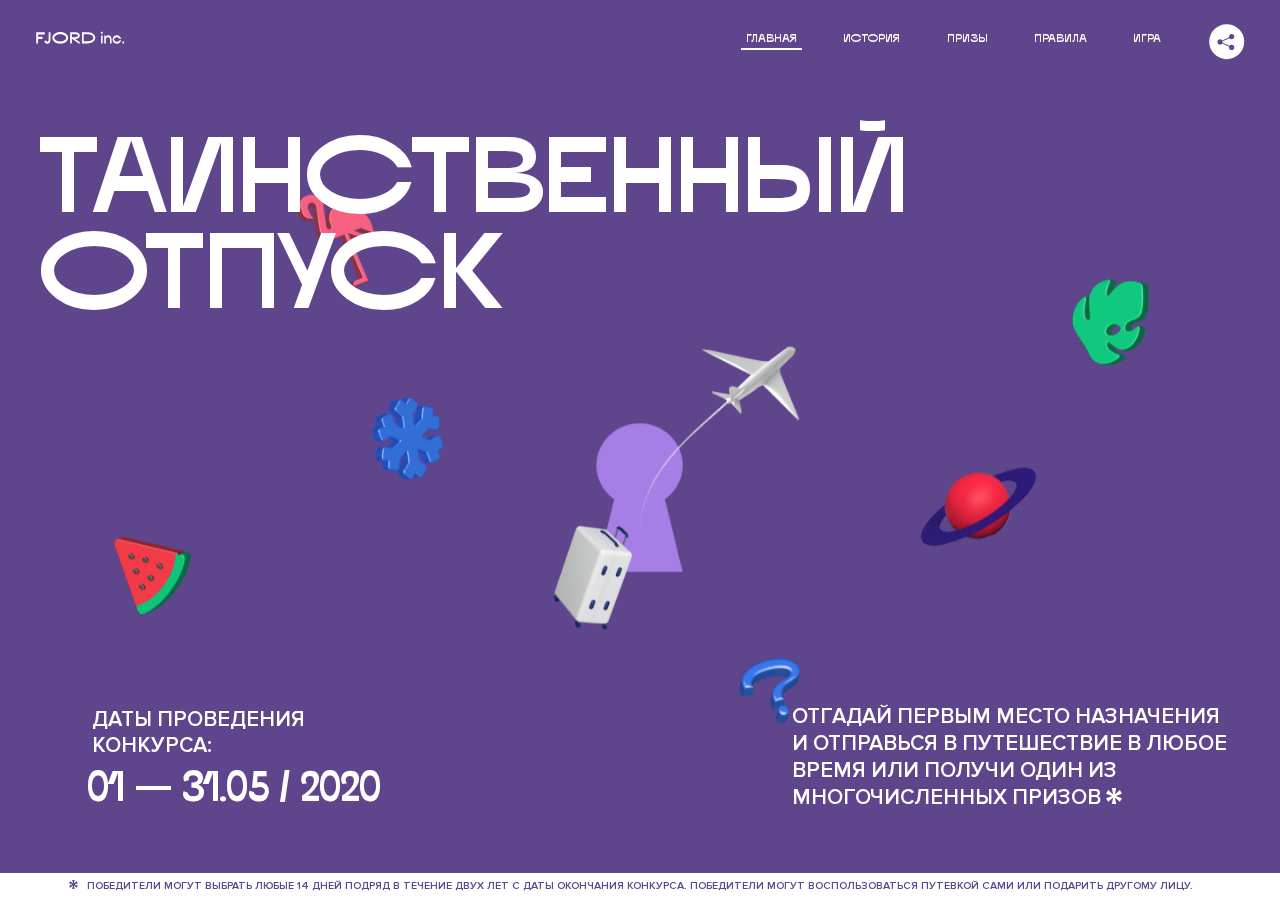
<file: 3/index.html>
<!DOCTYPE html>
<html lang="ru">

<head>
  <meta charset="UTF-8">
  <meta name="description" content="">
  <meta name="viewport" content="width=device-width, initial-scale=1.0">
  <meta http-equiv="X-UA-Compatible" content="ie=edge">
  <title>Mysterious Vacation</title>
  <link rel="stylesheet" href="css/style.min.css">
<link href="css/style.min.css" rel="stylesheet">  <base href="https://htmlacademy-animation.github.io/1562343-magic-vacation-1/3/">
</head>

<body>

  <header class="page-header js-header">
    <div class="page-header__wrapper">
      <a href="#" class="page-header__logo" aria-label="Перейти на страницу FJORD.Inc">
        <svg width="100" height="15" viewBox="0 0 100 15" fill="none" xmlns="http://www.w3.org/2000/svg">
          <path d="M0.26 1.4V14H2.276V8.906H7.334V6.44H2.276V3.848H9.872V1.4H0.26ZM12.733 14.36C15.127 14.36 16.243 12.65 16.243 9.5V1.4H14.263V8.96C14.263 11.21 13.723 11.876 12.733 11.876C11.833 11.876 11.473 11.3 11.347 10.58L9.36702 10.94C9.63702 13.046 10.663 14.36 12.733 14.36ZM18.3918 7.7C18.3918 11.372 22.3878 14.36 27.3198 14.36C32.2518 14.36 36.2478 11.372 36.2478 7.7C36.2478 4.028 32.2518 1.04 27.3198 1.04C22.3878 1.04 18.3918 4.028 18.3918 7.7ZM20.6058 7.7C20.6058 5.378 23.6118 3.524 27.3198 3.524C30.9918 3.524 33.9798 5.378 33.9798 7.7C33.9798 10.004 30.9918 11.858 27.3198 11.858C23.6118 11.858 20.6058 10.004 20.6058 7.7ZM40.403 14V8.906H40.799L49.079 14.702V12.38L44.039 8.906H44.201C47.999 8.906 49.277 7.304 49.277 5.162C49.277 3.092 47.999 1.4 44.201 1.4H38.387V14H40.403ZM43.535 3.722C45.785 3.722 47.045 4.136 47.045 5.432C47.045 6.764 45.785 7.034 43.535 7.034H40.403V3.722H43.535ZM51.6936 1.382V14H57.8676C62.7456 14 66.7236 11.534 66.7236 7.7C66.7236 3.848 62.7456 1.382 57.8676 1.382H51.6936ZM53.7096 11.624V3.722H57.5436C61.5396 3.722 64.4916 5.018 64.4916 7.7C64.4916 10.238 61.5396 11.624 57.5436 11.624H53.7096ZM73.1832 14.018H74.9832V5H73.1832V14.018ZM72.9132 1.976C72.9132 2.57 73.3992 3.092 74.0832 3.092C74.7492 3.092 75.2352 2.57 75.2352 1.976C75.2352 1.382 74.7672 0.805999 74.0832 0.805999C73.3812 0.805999 72.9132 1.382 72.9132 1.976ZM76.7867 14H78.5687V9.104C78.7487 8.006 79.5947 6.962 81.0887 6.962C82.1147 6.962 83.2667 7.448 83.2667 9.554V14H85.0487V9.014C85.0487 6.152 83.2307 4.73 81.3587 4.73C79.9187 4.73 79.0727 5.558 78.5687 6.854V5H76.7867V14ZM90.9898 14.27C93.5098 14.27 95.3818 12.506 95.7238 10.328H94.0498C93.7258 11.3 92.6998 12.02 90.9898 12.02C88.8478 12.02 87.7678 10.922 87.7678 9.59C87.7678 8.24 88.8478 6.962 90.9898 6.962C92.7538 6.962 93.7978 7.844 94.0858 8.924H95.7418C95.4358 6.71 93.6178 4.73 90.9898 4.73C88.0918 4.73 86.1298 7.124 86.1298 9.59C86.1298 12.074 88.1278 14.27 90.9898 14.27ZM97.0693 12.938C97.0693 13.658 97.5553 14.144 98.2753 14.144C98.9953 14.144 99.4813 13.658 99.4813 12.938C99.4813 12.2 98.9953 11.714 98.2753 11.714C97.5553 11.714 97.0693 12.2 97.0693 12.938Z" fill="currentColor"></path>
        </svg>
      </a>
      <button class="page-header__toggler js-menu-toggler" type="button" aria-label="Управление мобильным меню"><span>Меню</span></button>
      <nav class="page-header__nav">
        <div class="page-header__menu js-menu" id="menu">
          <ul>
            <li>
              <a class="js-menu-link active" href="#top" data-href="top">главная</a>
            </li>
            <li>
              <a class="js-menu-link" href="#story" data-href="story">история</a>
            </li>
            <li>
              <a class="js-menu-link" href="#prizes" data-href="prizes">призы</a>
            </li>
            <li>
              <a class="js-menu-link" href="#rules" data-href="rules">правила</a>
            </li>
            <li>
              <a class="js-menu-link" href="#game" data-href="game">игра</a>
            </li>
          </ul>
        </div>
        <div class="page-header__social">
          <div class="social-block js-social-block">
            <button class="social-block__toggler" aria-label="Управлять блоком с социальными кнопками">
              <svg width="26" height="22" viewBox="0 0 27 22" fill="none" xmlns="http://www.w3.org/2000/svg">
                <path d="M19.6721 7.43664C21.6273 7.43664 23.213 5.85095 23.213 3.89566C23.213 1.94037 21.6273 0.354675 19.6721 0.354675C17.7168 0.354675 16.1311 1.94037 16.1311 3.89566C16.1311 4.19968 16.1728 4.49178 16.2458 4.77345L7.21751 8.95527C6.57519 8.05214 5.52303 7.46049 4.33078 7.46049C2.37549 7.46049 0.789795 9.04618 0.789795 11.0015C0.789795 12.9568 2.37549 14.5425 4.33078 14.5425C5.52303 14.5425 6.57668 13.9508 7.21751 13.0477L16.2458 17.2295C16.1743 17.5112 16.1311 17.8033 16.1311 18.1073C16.1311 20.0626 17.7168 21.6483 19.6721 21.6483C21.6273 21.6483 23.213 20.0626 23.213 18.1073C23.213 16.152 21.6273 14.5663 19.6721 14.5663C18.4798 14.5663 17.4262 15.158 16.7853 16.0611L7.75701 11.8793C7.82854 11.5976 7.87176 11.3055 7.87176 11.0015C7.87176 10.6974 7.83003 10.4053 7.75701 10.1237L16.7853 5.94186C17.4262 6.84499 18.4783 7.43664 19.6721 7.43664Z" fill="currentColor"></path>
              </svg>
            </button>
            <ul class="social-block__list">
              <li>
                <a class="social-block__link social-block__link--fb" href="#" aria-label="Мы на Facebook">
                  <svg width="8" height="17" viewBox="0 0 8 17" fill="none" xmlns="http://www.w3.org/2000/svg">
                    <path d="M4.24646 16.9899H1.09275L1.05793 8.49828H0V5.30707H1.05793V3.81124C1.05793 1.42084 2.57654 0 5.21735 0H7.41758V3.18585H5.30841C4.28262 3.18585 4.2478 3.48582 4.2478 4.24914V5.30707H7.42964L7.16716 8.49828H4.2478V16.9899H4.24646Z" fill="currentColor"></path>
                  </svg>
                </a>
              </li>
              <li>
                <a class="social-block__link social-block__link--insta" href="#" aria-label="Мы в Instagram">
                  <svg width="15" height="15" viewBox="0 0 15 15" fill="none" xmlns="http://www.w3.org/2000/svg">
                    <path d="M11.0197 0H4.19806C2.14246 0 0.471191 1.66993 0.471191 3.72285V10.5499C0.471191 12.6082 2.14112 14.2727 4.19806 14.2727H11.0197C13.0753 14.2727 14.7466 12.6082 14.7466 10.5499V3.72285C14.7466 1.67127 13.0753 0 11.0197 0ZM11.0197 12.4849H4.19806C3.13076 12.4849 2.26432 11.6158 2.26432 10.5512V3.72419C2.26432 2.65956 3.13076 1.79715 4.19806 1.79715H11.0197C12.087 1.79715 12.9535 2.6609 12.9535 3.72419V10.5512C12.9535 11.6145 12.087 12.4849 11.0197 12.4849Z" fill="currentColor"></path>
                    <path d="M7.60887 3.11084C5.38989 3.11084 3.58203 4.9187 3.58203 7.14036C3.58203 9.35532 5.38989 11.1645 7.60887 11.1645C9.83053 11.1645 11.6357 9.35666 11.6357 7.14036C11.6357 4.9187 9.83053 3.11084 7.60887 3.11084ZM7.60887 9.36871C6.37551 9.36871 5.37784 8.37372 5.37784 7.14036C5.37784 5.90699 6.37551 4.90665 7.60887 4.90665C8.83822 4.90665 9.84259 5.90833 9.84259 7.14036C9.84392 8.37238 8.83822 9.36871 7.60887 9.36871Z" fill="currentColor"></path>
                    <path d="M11.3573 2.35962C10.8256 2.35962 10.3931 2.79752 10.3931 3.32381C10.3931 3.85546 10.8256 4.29336 11.3573 4.29336C11.8862 4.29336 12.3215 3.85546 12.3215 3.32381C12.3215 2.79752 11.8862 2.35962 11.3573 2.35962Z" fill="currentColor"></path>
                  </svg>
                </a>
              </li>
              <li>
                <a class="social-block__link social-block__link--vk" href="#" aria-label="Мы ВКонтакте">
                  <svg width="17" height="10" viewBox="0 0 17 10" fill="none" xmlns="http://www.w3.org/2000/svg">
                    <path d="M14.1234 4.9002C14.1234 4.9002 16.3623 1.72708 16.5866 0.680242C16.6595 0.312285 16.4947 0.103188 16.1069 0.103188C16.1069 0.103188 14.8193 0.103188 14.168 0.103188C13.7235 0.103188 13.5587 0.293278 13.4235 0.579768C13.4235 0.579768 12.3724 2.82553 11.0969 4.24712C10.6861 4.70333 10.4781 4.84318 10.2511 4.84318C10.0646 4.84318 9.98625 4.6911 9.98625 4.27834V0.649016C9.98625 0.147997 9.92545 0.00135496 9.5066 0.00135496H6.39628C6.15578 0.00135496 6.0085 0.134417 6.0085 0.324506C6.0085 0.801084 6.73406 0.908351 6.73406 2.20231V4.87305C6.73406 5.40529 6.70569 5.61575 6.45303 5.61575C5.78016 5.61575 4.19528 3.30618 3.30623 0.678887C3.12923 0.145282 2.93737 0 2.43475 0H0.486409C0.205373 0 0 0.190085 0 0.476576C0 0.991172 0.60666 3.40801 2.99277 6.64358C4.59927 8.8201 6.70569 10 8.60269 10C9.76196 10 10.0416 9.80312 10.0416 9.31432V7.63883C10.0416 7.22607 10.2065 7.04956 10.4429 7.04956C10.7078 7.04956 11.1847 7.13238 12.2805 8.22268C13.5843 9.47862 13.6762 10 14.3896 10H16.5676C16.7919 10 17 9.89273 17 9.52342C17 9.02919 16.3623 8.15343 15.384 7.10659C14.9801 6.56755 14.3302 5.98914 14.1248 5.72301C13.8275 5.40801 13.9154 5.23014 14.1234 4.9002Z" fill="currentColor"></path>
                  </svg>
                </a>
              </li>
            </ul>
          </div>
        </div>
      </nav>
    </div>
  </header>

  <main class="page-content">

    <section class="animation-screen"></section>

    <section class="screen screen--hidden screen--intro js-scrollspy" id="top">
      <div class="screen__wrapper">
        <div class="intro">
          <h1 class="intro__title">Таинственный отпуск</h1>
          <div class="intro__content">
            <div class="intro__info">
              <p class="intro__label">Даты проведения конкурса:</p>
              <p class="intro__date">01 — 31.05 / 2020</p>
            </div>
            <div class="intro__message">
              <p>
                Отгадай первым место назначения и&nbsp;отправься в&nbsp;путешествие в&nbsp;любое время или получи один
                из многочисленных призов
                <svg width="16" height="16" viewBox="0 0 10 10" fill="none" xmlns="http://www.w3.org/2000/svg">
                  <path d="M0 6.35337L3.90271 4.99012L0 3.64663L1.34615 1.32374L4.44287 4.01073L3.67364 0H6.34615L5.57692 4.01073L8.65385 1.32374L10 3.64663L6.13405 4.99012L10 6.35337L8.65385 8.65651L5.57692 5.98927L6.34615 10H3.67364L4.44287 5.96952L1.34615 8.65651L0 6.35337Z" fill="currentColor"></path>
                </svg>
              </p>
            </div>
          </div>
        </div>
      </div>
      <!-- js-footer -->
      <div class="screen__footer">
        <button class="screen__footer-enlarge js-footer-toggler" type="button" aria-label="Показать сообщение">
          <svg width="10" height="10" viewBox="0 0 10 10" fill="none" xmlns="http://www.w3.org/2000/svg">
            <path d="M0 6.35337L3.90271 4.99012L0 3.64663L1.34615 1.32374L4.44287 4.01073L3.67364 0H6.34615L5.57692 4.01073L8.65385 1.32374L10 3.64663L6.13405 4.99012L10 6.35337L8.65385 8.65651L5.57692 5.98927L6.34615 10H3.67364L4.44287 5.96952L1.34615 8.65651L0 6.35337Z" fill="currentColor"></path>
          </svg>
        </button>
        <button class="screen__footer-collapse js-footer-toggler" type="button" aria-label="Скрыть сообщение">
          <svg width="13" height="13" viewBox="0 0 13 13" fill="none" xmlns="http://www.w3.org/2000/svg">
            <line x1="12.3536" y1="0.353553" x2="0.738349" y2="11.9688" stroke="currentColor"></line>
            <line x1="0.738319" y1="0.539925" x2="12.3535" y2="12.1551" stroke="currentColor"></line>
          </svg>
        </button>
        <div class="screen__footer-wrapper">
          <div class="screen__footer-announce">
            <p class="screen__footer-label">Даты проведения конкурса:</p>
            <p class="screen__footer-date">01 — 31.05 / 2020</p>
          </div>
          <div class="screen__footer-note">
            <p>
              <svg width="10" height="10" viewBox="0 0 10 10" fill="none" xmlns="http://www.w3.org/2000/svg">
                <path d="M0 6.35337L3.90271 4.99012L0 3.64663L1.34615 1.32374L4.44287 4.01073L3.67364 0H6.34615L5.57692 4.01073L8.65385 1.32374L10 3.64663L6.13405 4.99012L10 6.35337L8.65385 8.65651L5.57692 5.98927L6.34615 10H3.67364L4.44287 5.96952L1.34615 8.65651L0 6.35337Z" fill="currentColor"></path>
              </svg>
              <span>Победители могут выбрать любые 14 дней подряд в&nbsp;течение двух лет с&nbsp;даты окончания
                конкурса. Победители могут воспользоваться путевкой сами или подарить другому лицу.</span>
            </p>
          </div>
        </div>
      </div>
    </section>

    <section class="screen screen--hidden screen--story js-scrollspy" id="story">

      <div class="slider swiper-container js-slider">

        <div class="swiper-wrapper">

          <div class="slider__item swiper-slide">
            <h2 class="slider__item-title">История</h2>
            <p class="slider__item-text">Джеймс Таргет был основателем компании &laquo;Fjord Inc.&raquo;. С&nbsp;1965
              года &laquo;Fjord Inc.&raquo; прославилась надёжными и&nbsp;удобными чемоданами и&nbsp;аксессуарами для
              туристов.</p>
          </div>

          <div class="slider__item swiper-slide">
            <p class="slider__item-text">Когда Джеймсу было 7&nbsp;лет, в&nbsp;их&nbsp;доме гостил дядюшка
              и&nbsp;развлекал детей рассказами о&nbsp;своей поездке в&nbsp;место, показавшееся малышу Таргету
              невероятным. Тогда Джеймс решил, что однажды посетит его, но&nbsp;не&nbsp;будет рассказывать о&nbsp;мечте,
              пока не&nbsp;осуществит.</p>
          </div>

          <div class="slider__item swiper-slide">
            <p class="slider__item-text">Джеймс Таргет стал увлеченным путешественником. Он&nbsp;посетил
              5&nbsp;континентов, 126&nbsp;стран.</p>
          </div>

          <div class="slider__item swiper-slide">
            <p class="slider__item-text">Он&nbsp;сплавлялся по&nbsp;Амазонке и&nbsp;погружался в&nbsp;пещеры Франции,
              медитировал в&nbsp;горах Тибета и&nbsp;пожимал руку вождя племени Акугауа.</p>
          </div>

          <div class="slider__item swiper-slide">
            <p class="slider__item-text">Из&nbsp;своих поездок Джеймс Таргет привозил идеи, как сделать свои чемоданы
              &laquo;Fjord Inc.&raquo; удобными и&nbsp;приспособленными к&nbsp;разным дорожным условиям.</p>
          </div>

          <div class="slider__item swiper-slide">
            <p class="slider__item-text">Всё это время Джеймс не&nbsp;оставлял идею поездки своей мечты. Однако, как
              только он&nbsp;брался за&nbsp;планирование, возникали препятствия, не&nbsp;позволяющие отправиться туда.
            </p>
          </div>

          <div class="slider__item swiper-slide">
            <p class="slider__item-text">В&nbsp;возрасте 67&nbsp;лет Джеймс Таргет попал под лавину и&nbsp;погиб.
              В&nbsp;своём завещании он&nbsp;поручил отправить в&nbsp;заветное путешествие трёх смельчаков, единых
              с&nbsp;ним духом.</p>
          </div>

          <div class="slider__item swiper-slide">
            <p class="slider__item-text">Тех, кто сможет узнать таинственное место, задавая вопросы специально
              обученному ИИ&nbsp;&laquo;Соне&raquo;, ждет фантастическое путешествие.</p>
          </div>
        </div>
        <div class="slider__controls">
          <button class="slider__control slider__control--prev js-control-prev" type="button" aria-label="Показать предыдущую историю">
            <svg width="12" height="22" viewBox="0 0 12 22" fill="none" xmlns="http://www.w3.org/2000/svg">
              <path d="M11 1L1 11L11 21" stroke="currentColor" stroke-width="2" stroke-linejoin="round"></path>
            </svg>
          </button>
          <button class="slider__control slider__control--next js-control-next" type="button" aria-label="Показать следующую историю">
            <svg width="12" height="22" viewBox="0 0 12 22" fill="none" xmlns="http://www.w3.org/2000/svg">
              <path d="M1 1L11 11L1 21" stroke="currentColor" stroke-width="2" stroke-linejoin="round"></path>
            </svg>
          </button>
        </div>
        <div class="slider__pagination swiper-pagination"></div>
      </div>
    </section>

    <section class="screen screen--hidden screen--prizes js-scrollspy" id="prizes">
      <div class="screen__wrapper">
        <div class="prizes">
          <h2 class="prizes__title">ПРизы</h2>
          <div class="prizes__lead">
            <p>Найди ответ и&nbsp;получи один из&nbsp;призов:</p>
          </div>
          <ul class="prizes__list">
            <li class="prizes__item prizes__item--journeys">
              <div class="prizes__icon">
                <picture>
                  <source srcset="img/prize1-mob.svg" media="(orientation: portrait)">
                  <img src="img/prize1.svg" alt="">
                </picture>
              </div>
              <p class="prizes__desc">
                <b>3</b>
                <span>загадочных путешествия</span>
              </p>
            </li>
            <li class="prizes__item prizes__item--cases">
              <div class="prizes__icon">
                <picture>
                  <source srcset="img/prize2-mob.svg" media="(orientation: portrait)">
                  <img src="img/prize2.svg" alt="">
                </picture>
              </div>
              <p class="prizes__desc">
                <b>7</b>
                <span>надежных чемоданов</span>
              </p>
            </li>
            <li class="prizes__item prizes__item--codes">
              <div class="prizes__icon">
                <picture>
                  <source srcset="img/prize3-mob.svg" media="(orientation: portrait)">
                  <img src="img/prize3.svg" alt="">
                </picture>
              </div>
              <p class="prizes__desc">
                <b>900</b>
                <span>
                  промокодов на&nbsp;скидку 15%
                  <svg width="10" height="10" viewBox="0 0 10 10" fill="none" xmlns="http://www.w3.org/2000/svg">
                    <path d="M0 6.35337L3.90271 4.99012L0 3.64663L1.34615 1.32374L4.44287 4.01073L3.67364 0H6.34615L5.57692 4.01073L8.65385 1.32374L10 3.64663L6.13405 4.99012L10 6.35337L8.65385 8.65651L5.57692 5.98927L6.34615 10H3.67364L4.44287 5.96952L1.34615 8.65651L0 6.35337Z" fill="currentColor"></path>
                  </svg>
                </span>
              </p>
            </li>
          </ul>
        </div>
      </div>
      <div class="screen__footer js-footer">
        <button class="screen__footer-enlarge js-footer-toggler" type="button" aria-label="Показать сообщение">
          <svg width="10" height="10" viewBox="0 0 10 10" fill="none" xmlns="http://www.w3.org/2000/svg">
            <path d="M0 6.35337L3.90271 4.99012L0 3.64663L1.34615 1.32374L4.44287 4.01073L3.67364 0H6.34615L5.57692 4.01073L8.65385 1.32374L10 3.64663L6.13405 4.99012L10 6.35337L8.65385 8.65651L5.57692 5.98927L6.34615 10H3.67364L4.44287 5.96952L1.34615 8.65651L0 6.35337Z" fill="currentColor"></path>
          </svg>
        </button>
        <button class="screen__footer-collapse js-footer-toggler" type="button" aria-label="Скрыть сообщение">
          <svg width="13" height="13" viewBox="0 0 13 13" fill="none" xmlns="http://www.w3.org/2000/svg">
            <line x1="12.3536" y1="0.353553" x2="0.738349" y2="11.9688" stroke="currentColor"></line>
            <line x1="0.738319" y1="0.539925" x2="12.3535" y2="12.1551" stroke="currentColor"></line>
          </svg>
        </button>
        <div class="screen__footer-wrapper">
          <div class="screen__footer-announce">
            <p class="screen__footer-label">Даты проведения конкурса:</p>
            <p class="screen__footer-date">01 — 31.05 / 2020</p>
          </div>
          <div class="screen__footer-note">
            <p>
              <svg width="10" height="10" viewBox="0 0 10 10" fill="none" xmlns="http://www.w3.org/2000/svg">
                <path d="M0 6.35337L3.90271 4.99012L0 3.64663L1.34615 1.32374L4.44287 4.01073L3.67364 0H6.34615L5.57692 4.01073L8.65385 1.32374L10 3.64663L6.13405 4.99012L10 6.35337L8.65385 8.65651L5.57692 5.98927L6.34615 10H3.67364L4.44287 5.96952L1.34615 8.65651L0 6.35337Z" fill="currentColor"></path>
              </svg>
              <span>Скидка&nbsp;15% на&nbsp;единоразовое приобретение путёвки с&nbsp;1&nbsp;июня 2020
                по&nbsp;31&nbsp;мая 2022&nbsp;года. Суммируется с&nbsp;другими акциями</span>
            </p>
          </div>
        </div>
      </div>
    </section>

    <section class="screen screen--hidden screen--rules js-scrollspy" id="rules">
      <div class="screen__wrapper">
        <div class="rules">
          <h2 class="rules__title">Правила</h2>
          <div class="rules__lead">
            <p>Для того чтобы получить наследство Джеймса Таргета, тебе нужно выведать у&nbsp;&laquo;Сони&raquo;, куда
              предстоит отправиться тебе в&nbsp;случае победы</p>
          </div>
          <ol class="rules__list">
            <li class="rules__item">
              <p>Тебе отводится <br>5&nbsp;минут</p>
            </li>
            <li class="rules__item">
              <p>Задавай любые вопросы в&nbsp;текстовом поле</p>
            </li>
            <li class="rules__item">
              <p>Нажимай кнопку &laquo;Узнать&raquo;, чтобы получить ответ</p>
            </li>
            <li class="rules__item">
              <p>&laquo;Соня&raquo; может отвечать только&nbsp;Да или Нет</p>
            </li>
          </ol>
          <a href="#game" class="rules__link btn">Погнали!</a>
        </div>
      </div>
      <div class="screen__disclaimer">
        <div class="disclaimer">
          <ul>
            <li>
              <a href="#">Правовая информация</a>
            </li>
            <li>
              <a href="#">Подробные правила</a>
            </li>
          </ul>
        </div>
      </div>
    </section>

    <section class="screen screen--hidden screen--game js-scrollspy" id="game">
      <div class="screen__wrapper">
        <div class="game">
          <div class="game__header">
            <h2 class="game__title">Игра</h2>
            <div class="game__counter">
              <span>05</span>:<span>00</span>
            </div>
          </div>
          <div class="game__body">
            <div class="chat">
              <div class="chat__body js-chat">
                <ul class="chat__list" id="messages"></ul>
              </div>
              <div class="chat__footer">
                <form action="#" method="post" class="form" id="message-form">
                  <label for="message-field" class="visually-hidden">Поле для ввода вопроса</label>
                  <input type="text" class="form__field" id="message-field">
                  <button class="form__button btn">
                    Узнать
                    <svg width="18" height="19" viewBox="0 0 18 19" fill="none" xmlns="http://www.w3.org/2000/svg">
                      <path stroke="currentColor" stroke-width="2" d="M9 19V1"></path>
                      <path d="M1 9l8-8 8 8" stroke="currentColor" stroke-width="2" stroke-linejoin="round"></path>
                    </svg>
                  </button>
                </form>
              </div>
            </div>
          </div>
          <!-- временные кнопки для показа результата -->
          <div class="game__buttons">
            <button class="game__button btn js-show-result" type="button" data-target="result">Положительный
              результат</button>
            <button class="game__button btn js-show-result" type="button" data-target="result2">Положительный результат
              - 2</button>
            <button class="game__button btn js-show-result" type="button" data-target="result3">Отрицательный
              результат</button>
          </div>
        </div>
      </div>
    </section>

    <section class="screen screen--hidden screen--result" id="result">
      <div class="screen__wrapper">
        <div class="result result--trip">
          <div class="result__image">
            <picture>
              <source srcset="img/result1-mob.png 1x, img/result1-mob@2x.png 2x" media="(max-width: 768px) and (orientation: portrait)">
              <img src="img/result1.png" srcset="img/result1@2x.png 2x" alt="">
            </picture>
          </div>
          <h2 class="result__title">
            <span class="visually-hidden">ПОбеда!</span>
            <svg xmlns="http://www.w3.org/2000/svg" viewBox="0 0 568.85 109.24">
              <path d="M16,24.44V92H2.6V8H75V92H61.52V24.44H16Z" transform="translate(-2.1 -1.5)" fill="none" stroke="currentColor"></path>
              <path d="M148.76,5.6c32.88,0,59.52,19.92,59.52,44.4s-26.64,44.4-59.52,44.4S89.24,74.48,89.24,50,115.88,5.6,148.76,5.6Zm0,72.12c24.48,0,44.4-12.36,44.4-27.72s-19.92-27.84-44.4-27.84C124,22.16,104,34.52,104,50S124,77.72,148.76,77.72Z" transform="translate(-2.1 -1.5)" fill="none" stroke="currentColor"></path>
              <path d="M287.36,8V24.44H236v14.4h25.32c25.44,0,34,11.16,34,26.52,0,15.6-8.52,26.64-34,26.64H222.56V8h64.8ZM256.88,76.52c15.12,0,23.52-2,23.52-11.52S272,54.44,256.88,54.44H236V76.52h20.88Z" transform="translate(-2.1 -1.5)" fill="none" stroke="currentColor"></path>
              <path d="M371.47,8V24.44H320.84V41.6h33.6V58h-33.6V75.56h50.64V92H307.4V8h64.08Z" transform="translate(-2.1 -1.5)" fill="none" stroke="currentColor"></path>
              <path d="M382.39,110.24V75.56h7.44c4.56-4.68,7.8-18.36,8.76-56L399,8h48.6V75.56h10v34.68H442.87V92H397v18.24H382.39Zm51.72-34.68V24.44H411.55v3.12c-0.48,22.44-3.24,37.68-7.2,48h29.76Z" transform="translate(-2.1 -1.5)" fill="none" stroke="currentColor"></path>
              <path d="M463.75,92l28-84h27.12l28.08,84H533.47l-7.8-23.52h-37.8L480.07,92H463.75Zm56.64-40L507,11.84,493.51,52h26.88Z" transform="translate(-2.1 -1.5)" fill="none" stroke="currentColor"></path>
              <path d="M554.12,70.4L555.55,2H569l1.44,68.4H554.12Zm8.28,6.36c4.8,0,8,3.24,8,8.16a8,8,0,1,1-16.08,0C554.35,80,557.59,76.76,562.39,76.76Z" transform="translate(-2.1 -1.5)" fill="none" stroke="currentColor"></path>
            </svg>
          </h2>
          <div class="result__text">
            <p>ты&nbsp;отправляешься в&nbsp;Арктику!</p>
          </div>
          <div class="result__form">
            <form action="#" method="post" class="form form--result">
              <label for="email-field" class="form__label">зарегистрируй результат</label>
              <input type="email" class="form__field" id="email-field" placeholder="e-mail для регистации результата и получения приза" required="">
              <button class="form__button btn">
                отправить
                <svg width="18" height="19" viewBox="0 0 18 19" fill="none" xmlns="http://www.w3.org/2000/svg">
                  <path stroke="currentColor" stroke-width="2" d="M9 19V1"></path>
                  <path d="M1 9l8-8 8 8" stroke="currentColor" stroke-width="2" stroke-linejoin="round"></path>
                </svg>
              </button>
            </form>
          </div>
        </div>
      </div>
    </section>

    <section class="screen screen--hidden screen--result" id="result2">
      <div class="screen__wrapper">
        <div class="result result--prize">
          <div class="result__image">
            <picture>
              <source srcset="img/result2-mob.png 1x, img/result2-mob@2x.png 2x" media="(max-width: 768px) and (orientation: portrait)">
              <img src="img/result2.png" srcset="img/result2@2x.png 2x" alt="">
            </picture>
          </div>
          <h2 class="result__title">
            <span class="visually-hidden">ПОбеда!</span>
            <svg xmlns="http://www.w3.org/2000/svg" viewBox="0 0 568.85 109.24">
              <path d="M16,24.44V92H2.6V8H75V92H61.52V24.44H16Z" transform="translate(-2.1 -1.5)" fill="none" stroke="currentColor"></path>
              <path d="M148.76,5.6c32.88,0,59.52,19.92,59.52,44.4s-26.64,44.4-59.52,44.4S89.24,74.48,89.24,50,115.88,5.6,148.76,5.6Zm0,72.12c24.48,0,44.4-12.36,44.4-27.72s-19.92-27.84-44.4-27.84C124,22.16,104,34.52,104,50S124,77.72,148.76,77.72Z" transform="translate(-2.1 -1.5)" fill="none" stroke="currentColor"></path>
              <path d="M287.36,8V24.44H236v14.4h25.32c25.44,0,34,11.16,34,26.52,0,15.6-8.52,26.64-34,26.64H222.56V8h64.8ZM256.88,76.52c15.12,0,23.52-2,23.52-11.52S272,54.44,256.88,54.44H236V76.52h20.88Z" transform="translate(-2.1 -1.5)" fill="none" stroke="currentColor"></path>
              <path d="M371.47,8V24.44H320.84V41.6h33.6V58h-33.6V75.56h50.64V92H307.4V8h64.08Z" transform="translate(-2.1 -1.5)" fill="none" stroke="currentColor"></path>
              <path d="M382.39,110.24V75.56h7.44c4.56-4.68,7.8-18.36,8.76-56L399,8h48.6V75.56h10v34.68H442.87V92H397v18.24H382.39Zm51.72-34.68V24.44H411.55v3.12c-0.48,22.44-3.24,37.68-7.2,48h29.76Z" transform="translate(-2.1 -1.5)" fill="none" stroke="currentColor"></path>
              <path d="M463.75,92l28-84h27.12l28.08,84H533.47l-7.8-23.52h-37.8L480.07,92H463.75Zm56.64-40L507,11.84,493.51,52h26.88Z" transform="translate(-2.1 -1.5)" fill="none" stroke="currentColor"></path>
              <path d="M554.12,70.4L555.55,2H569l1.44,68.4H554.12Zm8.28,6.36c4.8,0,8,3.24,8,8.16a8,8,0,1,1-16.08,0C554.35,80,557.59,76.76,562.39,76.76Z" transform="translate(-2.1 -1.5)" fill="none" stroke="currentColor"></path>
            </svg>
          </h2>
          <div class="result__text">
            <p>чемодан &laquo;Fjord&nbsp;Inc.&raquo;&nbsp;твой</p>
          </div>
          <div class="result__form">
            <form action="#" method="post" class="form form--result">
              <label for="email-field2" class="form__label">зарегистрируй результат</label>
              <input type="email" class="form__field" id="email-field2" placeholder="e-mail для регистации результата и получения приза" required="">
              <button class="form__button btn">
                отправить
                <svg width="18" height="19" viewBox="0 0 18 19" fill="none" xmlns="http://www.w3.org/2000/svg">
                  <path stroke="currentColor" stroke-width="2" d="M9 19V1"></path>
                  <path d="M1 9l8-8 8 8" stroke="currentColor" stroke-width="2" stroke-linejoin="round"></path>
                </svg>
              </button>
            </form>
          </div>
        </div>
      </div>
    </section>

    <section class="screen screen--hidden screen--result" id="result3">
      <div class="screen__wrapper">
        <div class="result result--negative">
          <div class="result__image">
            <picture>
              <source srcset="img/result3-mob.png 1x, img/result3-mob@2x.png 2x" media="(max-width: 768px) and (orientation: portrait)">
              <img src="img/result3.png" srcset="img/result3@2x.png 2x" alt="">
            </picture>
          </div>
          <h2 class="result__title">
            <span class="visually-hidden">Не угадал!</span>
            <svg xmlns="http://www.w3.org/2000/svg" viewBox="0 0 660.77 109.24">
              <path d="M2.66,92V8H16.1V42.2H53.3V8H66.74V92H53.3V58.64H16.1V92H2.66Z" transform="translate(-2.16 -1.5)" fill="none" stroke="currentColor"></path>
              <path d="M147.62,8V24.44H97V41.6h33.6V58H97V75.56h50.64V92H83.54V8h64.08Z" transform="translate(-2.16 -1.5)" fill="none" stroke="currentColor"></path>
              <path d="M199.22,8l20.52,42.36L235.34,8h16.44l-31,84H204.38l9.48-25.92L185.78,8h13.44Z" transform="translate(-2.16 -1.5)" fill="none" stroke="currentColor"></path>
              <path d="M273.74,24.44V92H260.3V8h50.16V24.44H273.74Z" transform="translate(-2.16 -1.5)" fill="none" stroke="currentColor"></path>
              <path d="M307.1,92l28-84h27.12l28.08,84H376.82L369,68.48h-37.8L323.42,92H307.1Zm56.64-40L350.3,11.84,336.86,52h26.88Z" transform="translate(-2.16 -1.5)" fill="none" stroke="currentColor"></path>
              <path d="M396.38,110.24V75.56h7.44c4.56-4.68,7.8-18.36,8.76-56L412.94,8h48.6V75.56h10v34.68H456.86V92H411v18.24H396.38ZM448.1,75.56V24.44H425.54v3.12c-0.48,22.44-3.24,37.68-7.2,48H448.1Z" transform="translate(-2.16 -1.5)" fill="none" stroke="currentColor"></path>
              <path d="M477.74,92l28-84h27.12L560.9,92H547.46l-7.8-23.52h-37.8L494.06,92H477.74Zm56.64-40-13.44-40.2L507.5,52h26.88Z" transform="translate(-2.16 -1.5)" fill="none" stroke="currentColor"></path>
              <path d="M568.7,76.88a13.77,13.77,0,0,0,5,1c6.6,0,10.44-6.24,12-58.32L586.22,8h46.2V92H619V24.44H598.82l-0.12,3.12C597.14,81,589,94.4,573.74,94.4a28.55,28.55,0,0,1-6.72-.84Z" transform="translate(-2.16 -1.5)" fill="none" stroke="currentColor"></path>
              <path d="M646.1,70.4L647.54,2H661l1.44,68.4H646.1Zm8.28,6.36c4.8,0,8,3.24,8,8.16a8,8,0,0,1-16.08,0C646.34,80,649.58,76.76,654.38,76.76Z" transform="translate(-2.16 -1.5)" fill="none" stroke="currentColor"></path>
            </svg>
          </h2>
          <button class="result__button js-play" type="button">
            не сдавайся!
            <span>
              <svg width="27" height="22" viewBox="0 0 27 22" fill="none" xmlns="http://www.w3.org/2000/svg">
                <path d="M10.6899 1.47998C5.42992 1.47998 1.16992 5.73998 1.16992 11C1.16992 16.26 5.42992 20.52 10.6899 20.52C15.9499 20.52 20.2099 16.26 20.2099 11V7.13998" stroke="currentColor" stroke-width="2" stroke-miterlimit="10"></path>
                <path d="M15.1099 12.5099L20.1499 7.13989L25.3099 12.6299" stroke="currentColor" stroke-width="2" stroke-miterlimit="10" stroke-linejoin="round"></path>
              </svg>
            </span>
          </button>
        </div>
      </div>
    </section>

    <section class="screen-block-prizes"></section>
  </main>

<script src="js/script.js"></script></body>

</html>
</file>
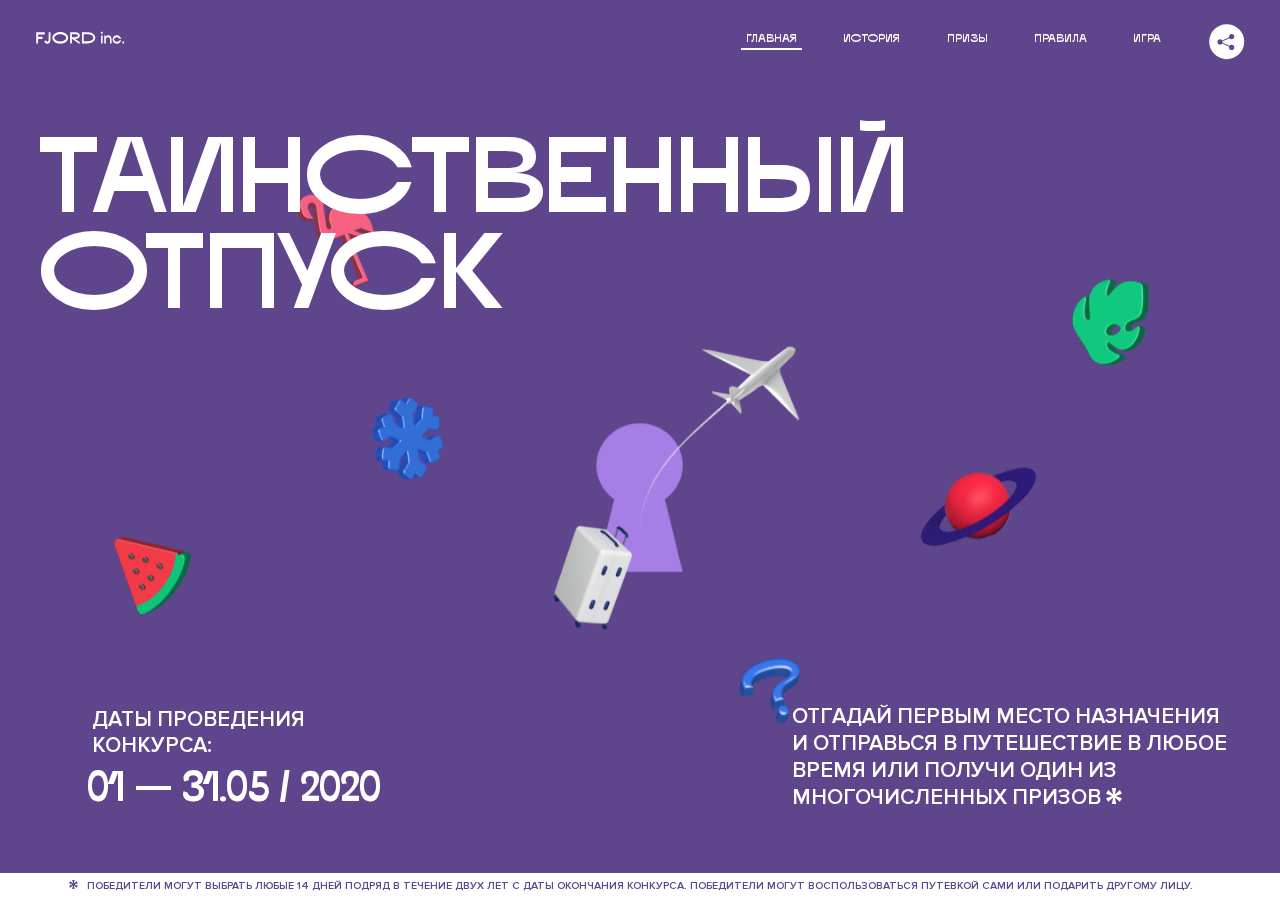
<file: 4/index.html>
<!DOCTYPE html>
<html lang="ru">

<head>
  <meta charset="UTF-8">
  <meta name="description" content="">
  <meta name="viewport" content="width=device-width, initial-scale=1.0">
  <meta http-equiv="X-UA-Compatible" content="ie=edge">
  <title>Mysterious Vacation</title>
  <link rel="stylesheet" href="css/style.min.css">
<link href="css/style.min.css" rel="stylesheet">  <base href="https://htmlacademy-animation.github.io/1562343-magic-vacation-1/4/">
</head>

<body>

  <header class="page-header js-header">
    <div class="page-header__wrapper">
      <a href="#" class="page-header__logo" aria-label="Перейти на страницу FJORD.Inc">
        <svg width="100" height="15" viewBox="0 0 100 15" fill="none" xmlns="http://www.w3.org/2000/svg">
          <path d="M0.26 1.4V14H2.276V8.906H7.334V6.44H2.276V3.848H9.872V1.4H0.26ZM12.733 14.36C15.127 14.36 16.243 12.65 16.243 9.5V1.4H14.263V8.96C14.263 11.21 13.723 11.876 12.733 11.876C11.833 11.876 11.473 11.3 11.347 10.58L9.36702 10.94C9.63702 13.046 10.663 14.36 12.733 14.36ZM18.3918 7.7C18.3918 11.372 22.3878 14.36 27.3198 14.36C32.2518 14.36 36.2478 11.372 36.2478 7.7C36.2478 4.028 32.2518 1.04 27.3198 1.04C22.3878 1.04 18.3918 4.028 18.3918 7.7ZM20.6058 7.7C20.6058 5.378 23.6118 3.524 27.3198 3.524C30.9918 3.524 33.9798 5.378 33.9798 7.7C33.9798 10.004 30.9918 11.858 27.3198 11.858C23.6118 11.858 20.6058 10.004 20.6058 7.7ZM40.403 14V8.906H40.799L49.079 14.702V12.38L44.039 8.906H44.201C47.999 8.906 49.277 7.304 49.277 5.162C49.277 3.092 47.999 1.4 44.201 1.4H38.387V14H40.403ZM43.535 3.722C45.785 3.722 47.045 4.136 47.045 5.432C47.045 6.764 45.785 7.034 43.535 7.034H40.403V3.722H43.535ZM51.6936 1.382V14H57.8676C62.7456 14 66.7236 11.534 66.7236 7.7C66.7236 3.848 62.7456 1.382 57.8676 1.382H51.6936ZM53.7096 11.624V3.722H57.5436C61.5396 3.722 64.4916 5.018 64.4916 7.7C64.4916 10.238 61.5396 11.624 57.5436 11.624H53.7096ZM73.1832 14.018H74.9832V5H73.1832V14.018ZM72.9132 1.976C72.9132 2.57 73.3992 3.092 74.0832 3.092C74.7492 3.092 75.2352 2.57 75.2352 1.976C75.2352 1.382 74.7672 0.805999 74.0832 0.805999C73.3812 0.805999 72.9132 1.382 72.9132 1.976ZM76.7867 14H78.5687V9.104C78.7487 8.006 79.5947 6.962 81.0887 6.962C82.1147 6.962 83.2667 7.448 83.2667 9.554V14H85.0487V9.014C85.0487 6.152 83.2307 4.73 81.3587 4.73C79.9187 4.73 79.0727 5.558 78.5687 6.854V5H76.7867V14ZM90.9898 14.27C93.5098 14.27 95.3818 12.506 95.7238 10.328H94.0498C93.7258 11.3 92.6998 12.02 90.9898 12.02C88.8478 12.02 87.7678 10.922 87.7678 9.59C87.7678 8.24 88.8478 6.962 90.9898 6.962C92.7538 6.962 93.7978 7.844 94.0858 8.924H95.7418C95.4358 6.71 93.6178 4.73 90.9898 4.73C88.0918 4.73 86.1298 7.124 86.1298 9.59C86.1298 12.074 88.1278 14.27 90.9898 14.27ZM97.0693 12.938C97.0693 13.658 97.5553 14.144 98.2753 14.144C98.9953 14.144 99.4813 13.658 99.4813 12.938C99.4813 12.2 98.9953 11.714 98.2753 11.714C97.5553 11.714 97.0693 12.2 97.0693 12.938Z" fill="currentColor"></path>
        </svg>
      </a>
      <button class="page-header__toggler js-menu-toggler" type="button" aria-label="Управление мобильным меню"><span>Меню</span></button>
      <nav class="page-header__nav">
        <div class="page-header__menu js-menu" id="menu">
          <ul>
            <li>
              <a class="js-menu-link active" href="#top" data-href="top">главная</a>
            </li>
            <li>
              <a class="js-menu-link" href="#story" data-href="story">история</a>
            </li>
            <li>
              <a class="js-menu-link" href="#prizes" data-href="prizes">призы</a>
            </li>
            <li>
              <a class="js-menu-link" href="#rules" data-href="rules">правила</a>
            </li>
            <li>
              <a class="js-menu-link" href="#game" data-href="game">игра</a>
            </li>
          </ul>
        </div>
        <div class="page-header__social">
          <div class="social-block js-social-block">
            <button class="social-block__toggler" aria-label="Управлять блоком с социальными кнопками">
              <svg width="26" height="22" viewBox="0 0 27 22" fill="none" xmlns="http://www.w3.org/2000/svg">
                <path d="M19.6721 7.43664C21.6273 7.43664 23.213 5.85095 23.213 3.89566C23.213 1.94037 21.6273 0.354675 19.6721 0.354675C17.7168 0.354675 16.1311 1.94037 16.1311 3.89566C16.1311 4.19968 16.1728 4.49178 16.2458 4.77345L7.21751 8.95527C6.57519 8.05214 5.52303 7.46049 4.33078 7.46049C2.37549 7.46049 0.789795 9.04618 0.789795 11.0015C0.789795 12.9568 2.37549 14.5425 4.33078 14.5425C5.52303 14.5425 6.57668 13.9508 7.21751 13.0477L16.2458 17.2295C16.1743 17.5112 16.1311 17.8033 16.1311 18.1073C16.1311 20.0626 17.7168 21.6483 19.6721 21.6483C21.6273 21.6483 23.213 20.0626 23.213 18.1073C23.213 16.152 21.6273 14.5663 19.6721 14.5663C18.4798 14.5663 17.4262 15.158 16.7853 16.0611L7.75701 11.8793C7.82854 11.5976 7.87176 11.3055 7.87176 11.0015C7.87176 10.6974 7.83003 10.4053 7.75701 10.1237L16.7853 5.94186C17.4262 6.84499 18.4783 7.43664 19.6721 7.43664Z" fill="currentColor"></path>
              </svg>
            </button>
            <ul class="social-block__list">
              <li>
                <a class="social-block__link social-block__link--fb" href="#" aria-label="Мы на Facebook">
                  <svg width="8" height="17" viewBox="0 0 8 17" fill="none" xmlns="http://www.w3.org/2000/svg">
                    <path d="M4.24646 16.9899H1.09275L1.05793 8.49828H0V5.30707H1.05793V3.81124C1.05793 1.42084 2.57654 0 5.21735 0H7.41758V3.18585H5.30841C4.28262 3.18585 4.2478 3.48582 4.2478 4.24914V5.30707H7.42964L7.16716 8.49828H4.2478V16.9899H4.24646Z" fill="currentColor"></path>
                  </svg>
                </a>
              </li>
              <li>
                <a class="social-block__link social-block__link--insta" href="#" aria-label="Мы в Instagram">
                  <svg width="15" height="15" viewBox="0 0 15 15" fill="none" xmlns="http://www.w3.org/2000/svg">
                    <path d="M11.0197 0H4.19806C2.14246 0 0.471191 1.66993 0.471191 3.72285V10.5499C0.471191 12.6082 2.14112 14.2727 4.19806 14.2727H11.0197C13.0753 14.2727 14.7466 12.6082 14.7466 10.5499V3.72285C14.7466 1.67127 13.0753 0 11.0197 0ZM11.0197 12.4849H4.19806C3.13076 12.4849 2.26432 11.6158 2.26432 10.5512V3.72419C2.26432 2.65956 3.13076 1.79715 4.19806 1.79715H11.0197C12.087 1.79715 12.9535 2.6609 12.9535 3.72419V10.5512C12.9535 11.6145 12.087 12.4849 11.0197 12.4849Z" fill="currentColor"></path>
                    <path d="M7.60887 3.11084C5.38989 3.11084 3.58203 4.9187 3.58203 7.14036C3.58203 9.35532 5.38989 11.1645 7.60887 11.1645C9.83053 11.1645 11.6357 9.35666 11.6357 7.14036C11.6357 4.9187 9.83053 3.11084 7.60887 3.11084ZM7.60887 9.36871C6.37551 9.36871 5.37784 8.37372 5.37784 7.14036C5.37784 5.90699 6.37551 4.90665 7.60887 4.90665C8.83822 4.90665 9.84259 5.90833 9.84259 7.14036C9.84392 8.37238 8.83822 9.36871 7.60887 9.36871Z" fill="currentColor"></path>
                    <path d="M11.3573 2.35962C10.8256 2.35962 10.3931 2.79752 10.3931 3.32381C10.3931 3.85546 10.8256 4.29336 11.3573 4.29336C11.8862 4.29336 12.3215 3.85546 12.3215 3.32381C12.3215 2.79752 11.8862 2.35962 11.3573 2.35962Z" fill="currentColor"></path>
                  </svg>
                </a>
              </li>
              <li>
                <a class="social-block__link social-block__link--vk" href="#" aria-label="Мы ВКонтакте">
                  <svg width="17" height="10" viewBox="0 0 17 10" fill="none" xmlns="http://www.w3.org/2000/svg">
                    <path d="M14.1234 4.9002C14.1234 4.9002 16.3623 1.72708 16.5866 0.680242C16.6595 0.312285 16.4947 0.103188 16.1069 0.103188C16.1069 0.103188 14.8193 0.103188 14.168 0.103188C13.7235 0.103188 13.5587 0.293278 13.4235 0.579768C13.4235 0.579768 12.3724 2.82553 11.0969 4.24712C10.6861 4.70333 10.4781 4.84318 10.2511 4.84318C10.0646 4.84318 9.98625 4.6911 9.98625 4.27834V0.649016C9.98625 0.147997 9.92545 0.00135496 9.5066 0.00135496H6.39628C6.15578 0.00135496 6.0085 0.134417 6.0085 0.324506C6.0085 0.801084 6.73406 0.908351 6.73406 2.20231V4.87305C6.73406 5.40529 6.70569 5.61575 6.45303 5.61575C5.78016 5.61575 4.19528 3.30618 3.30623 0.678887C3.12923 0.145282 2.93737 0 2.43475 0H0.486409C0.205373 0 0 0.190085 0 0.476576C0 0.991172 0.60666 3.40801 2.99277 6.64358C4.59927 8.8201 6.70569 10 8.60269 10C9.76196 10 10.0416 9.80312 10.0416 9.31432V7.63883C10.0416 7.22607 10.2065 7.04956 10.4429 7.04956C10.7078 7.04956 11.1847 7.13238 12.2805 8.22268C13.5843 9.47862 13.6762 10 14.3896 10H16.5676C16.7919 10 17 9.89273 17 9.52342C17 9.02919 16.3623 8.15343 15.384 7.10659C14.9801 6.56755 14.3302 5.98914 14.1248 5.72301C13.8275 5.40801 13.9154 5.23014 14.1234 4.9002Z" fill="currentColor"></path>
                  </svg>
                </a>
              </li>
            </ul>
          </div>
        </div>
      </nav>
    </div>
  </header>

  <main class="page-content">

    <section class="animation-screen"></section>

    <section class="screen screen--hidden screen--intro js-scrollspy" id="top">
      <div class="screen__wrapper">
        <div class="intro">
          <h1 class="intro__title">Таинственный отпуск</h1>
          <div class="intro__content">
            <div class="intro__info">
              <p class="intro__label">Даты проведения конкурса:</p>
              <p class="intro__date">01 — 31.05 / 2020</p>
            </div>
            <div class="intro__message">
              <p>
                Отгадай первым место назначения и&nbsp;отправься в&nbsp;путешествие в&nbsp;любое время или получи один
                из многочисленных призов
                <svg width="16" height="16" viewBox="0 0 10 10" fill="none" xmlns="http://www.w3.org/2000/svg">
                  <path d="M0 6.35337L3.90271 4.99012L0 3.64663L1.34615 1.32374L4.44287 4.01073L3.67364 0H6.34615L5.57692 4.01073L8.65385 1.32374L10 3.64663L6.13405 4.99012L10 6.35337L8.65385 8.65651L5.57692 5.98927L6.34615 10H3.67364L4.44287 5.96952L1.34615 8.65651L0 6.35337Z" fill="currentColor"></path>
                </svg>
              </p>
            </div>
          </div>
        </div>
      </div>
      <!-- js-footer -->
      <div class="screen__footer">
        <button class="screen__footer-enlarge js-footer-toggler" type="button" aria-label="Показать сообщение">
          <svg width="10" height="10" viewBox="0 0 10 10" fill="none" xmlns="http://www.w3.org/2000/svg">
            <path d="M0 6.35337L3.90271 4.99012L0 3.64663L1.34615 1.32374L4.44287 4.01073L3.67364 0H6.34615L5.57692 4.01073L8.65385 1.32374L10 3.64663L6.13405 4.99012L10 6.35337L8.65385 8.65651L5.57692 5.98927L6.34615 10H3.67364L4.44287 5.96952L1.34615 8.65651L0 6.35337Z" fill="currentColor"></path>
          </svg>
        </button>
        <button class="screen__footer-collapse js-footer-toggler" type="button" aria-label="Скрыть сообщение">
          <svg width="13" height="13" viewBox="0 0 13 13" fill="none" xmlns="http://www.w3.org/2000/svg">
            <line x1="12.3536" y1="0.353553" x2="0.738349" y2="11.9688" stroke="currentColor"></line>
            <line x1="0.738319" y1="0.539925" x2="12.3535" y2="12.1551" stroke="currentColor"></line>
          </svg>
        </button>
        <div class="screen__footer-wrapper">
          <div class="screen__footer-announce">
            <p class="screen__footer-label">Даты проведения конкурса:</p>
            <p class="screen__footer-date">01 — 31.05 / 2020</p>
          </div>
          <div class="screen__footer-note">
            <p>
              <svg width="10" height="10" viewBox="0 0 10 10" fill="none" xmlns="http://www.w3.org/2000/svg">
                <path d="M0 6.35337L3.90271 4.99012L0 3.64663L1.34615 1.32374L4.44287 4.01073L3.67364 0H6.34615L5.57692 4.01073L8.65385 1.32374L10 3.64663L6.13405 4.99012L10 6.35337L8.65385 8.65651L5.57692 5.98927L6.34615 10H3.67364L4.44287 5.96952L1.34615 8.65651L0 6.35337Z" fill="currentColor"></path>
              </svg>
              <span>Победители могут выбрать любые 14 дней подряд в&nbsp;течение двух лет с&nbsp;даты окончания
                конкурса. Победители могут воспользоваться путевкой сами или подарить другому лицу.</span>
            </p>
          </div>
        </div>
      </div>
    </section>

    <section class="screen screen--hidden screen--story js-scrollspy" id="story">

      <div class="slider swiper-container js-slider">

        <div class="swiper-wrapper">

          <div class="slider__item swiper-slide">
            <h2 class="slider__item-title">История</h2>
            <p class="slider__item-text">Джеймс Таргет был основателем компании &laquo;Fjord Inc.&raquo;. С&nbsp;1965
              года &laquo;Fjord Inc.&raquo; прославилась надёжными и&nbsp;удобными чемоданами и&nbsp;аксессуарами для
              туристов.</p>
          </div>

          <div class="slider__item swiper-slide">
            <p class="slider__item-text">Когда Джеймсу было 7&nbsp;лет, в&nbsp;их&nbsp;доме гостил дядюшка
              и&nbsp;развлекал детей рассказами о&nbsp;своей поездке в&nbsp;место, показавшееся малышу Таргету
              невероятным. Тогда Джеймс решил, что однажды посетит его, но&nbsp;не&nbsp;будет рассказывать о&nbsp;мечте,
              пока не&nbsp;осуществит.</p>
          </div>

          <div class="slider__item swiper-slide">
            <p class="slider__item-text">Джеймс Таргет стал увлеченным путешественником. Он&nbsp;посетил
              5&nbsp;континентов, 126&nbsp;стран.</p>
          </div>

          <div class="slider__item swiper-slide">
            <p class="slider__item-text">Он&nbsp;сплавлялся по&nbsp;Амазонке и&nbsp;погружался в&nbsp;пещеры Франции,
              медитировал в&nbsp;горах Тибета и&nbsp;пожимал руку вождя племени Акугауа.</p>
          </div>

          <div class="slider__item swiper-slide">
            <p class="slider__item-text">Из&nbsp;своих поездок Джеймс Таргет привозил идеи, как сделать свои чемоданы
              &laquo;Fjord Inc.&raquo; удобными и&nbsp;приспособленными к&nbsp;разным дорожным условиям.</p>
          </div>

          <div class="slider__item swiper-slide">
            <p class="slider__item-text">Всё это время Джеймс не&nbsp;оставлял идею поездки своей мечты. Однако, как
              только он&nbsp;брался за&nbsp;планирование, возникали препятствия, не&nbsp;позволяющие отправиться туда.
            </p>
          </div>

          <div class="slider__item swiper-slide">
            <p class="slider__item-text">В&nbsp;возрасте 67&nbsp;лет Джеймс Таргет попал под лавину и&nbsp;погиб.
              В&nbsp;своём завещании он&nbsp;поручил отправить в&nbsp;заветное путешествие трёх смельчаков, единых
              с&nbsp;ним духом.</p>
          </div>

          <div class="slider__item swiper-slide">
            <p class="slider__item-text">Тех, кто сможет узнать таинственное место, задавая вопросы специально
              обученному ИИ&nbsp;&laquo;Соне&raquo;, ждет фантастическое путешествие.</p>
          </div>
        </div>
        <div class="slider__controls">
          <button class="slider__control slider__control--prev js-control-prev" type="button" aria-label="Показать предыдущую историю">
            <svg width="12" height="22" viewBox="0 0 12 22" fill="none" xmlns="http://www.w3.org/2000/svg">
              <path d="M11 1L1 11L11 21" stroke="currentColor" stroke-width="2" stroke-linejoin="round"></path>
            </svg>
          </button>
          <button class="slider__control slider__control--next js-control-next" type="button" aria-label="Показать следующую историю">
            <svg width="12" height="22" viewBox="0 0 12 22" fill="none" xmlns="http://www.w3.org/2000/svg">
              <path d="M1 1L11 11L1 21" stroke="currentColor" stroke-width="2" stroke-linejoin="round"></path>
            </svg>
          </button>
        </div>
        <div class="slider__pagination swiper-pagination"></div>
      </div>
    </section>

    <section class="screen screen--hidden screen--prizes js-scrollspy" id="prizes">
      <div class="screen__wrapper">
        <div class="prizes">
          <h2 class="prizes__title">ПРизы</h2>
          <div class="prizes__lead">
            <p>Найди ответ и&nbsp;получи один из&nbsp;призов:</p>
          </div>
          <ul class="prizes__list">
            <li class="prizes__item prizes__item--journeys">
              <div class="prizes__icon">
                <picture>
                  <source srcset="img/prize1-mob.svg" media="(orientation: portrait)">
                  <img src="img/prize1.svg" alt="">
                </picture>
              </div>
              <p class="prizes__desc">
                <b>3</b>
                <span>загадочных путешествия</span>
              </p>
            </li>
            <li class="prizes__item prizes__item--cases">
              <div class="prizes__icon">
                <picture>
                  <source srcset="img/prize2-mob.svg" media="(orientation: portrait)">
                  <img src="img/prize2.svg" alt="">
                </picture>
              </div>
              <p class="prizes__desc">
                <b>7</b>
                <span>надежных чемоданов</span>
              </p>
            </li>
            <li class="prizes__item prizes__item--codes">
              <div class="prizes__icon">
                <picture>
                  <source srcset="img/prize3-mob.svg" media="(orientation: portrait)">
                  <img src="img/prize3.svg" alt="">
                </picture>
              </div>
              <p class="prizes__desc">
                <b>900</b>
                <span>
                  промокодов на&nbsp;скидку 15%
                  <svg width="10" height="10" viewBox="0 0 10 10" fill="none" xmlns="http://www.w3.org/2000/svg">
                    <path d="M0 6.35337L3.90271 4.99012L0 3.64663L1.34615 1.32374L4.44287 4.01073L3.67364 0H6.34615L5.57692 4.01073L8.65385 1.32374L10 3.64663L6.13405 4.99012L10 6.35337L8.65385 8.65651L5.57692 5.98927L6.34615 10H3.67364L4.44287 5.96952L1.34615 8.65651L0 6.35337Z" fill="currentColor"></path>
                  </svg>
                </span>
              </p>
            </li>
          </ul>
        </div>
      </div>
      <div class="screen__footer js-footer">
        <button class="screen__footer-enlarge js-footer-toggler" type="button" aria-label="Показать сообщение">
          <svg width="10" height="10" viewBox="0 0 10 10" fill="none" xmlns="http://www.w3.org/2000/svg">
            <path d="M0 6.35337L3.90271 4.99012L0 3.64663L1.34615 1.32374L4.44287 4.01073L3.67364 0H6.34615L5.57692 4.01073L8.65385 1.32374L10 3.64663L6.13405 4.99012L10 6.35337L8.65385 8.65651L5.57692 5.98927L6.34615 10H3.67364L4.44287 5.96952L1.34615 8.65651L0 6.35337Z" fill="currentColor"></path>
          </svg>
        </button>
        <button class="screen__footer-collapse js-footer-toggler" type="button" aria-label="Скрыть сообщение">
          <svg width="13" height="13" viewBox="0 0 13 13" fill="none" xmlns="http://www.w3.org/2000/svg">
            <line x1="12.3536" y1="0.353553" x2="0.738349" y2="11.9688" stroke="currentColor"></line>
            <line x1="0.738319" y1="0.539925" x2="12.3535" y2="12.1551" stroke="currentColor"></line>
          </svg>
        </button>
        <div class="screen__footer-wrapper">
          <div class="screen__footer-announce">
            <p class="screen__footer-label">Даты проведения конкурса:</p>
            <p class="screen__footer-date">01 — 31.05 / 2020</p>
          </div>
          <div class="screen__footer-note">
            <p>
              <svg width="10" height="10" viewBox="0 0 10 10" fill="none" xmlns="http://www.w3.org/2000/svg">
                <path d="M0 6.35337L3.90271 4.99012L0 3.64663L1.34615 1.32374L4.44287 4.01073L3.67364 0H6.34615L5.57692 4.01073L8.65385 1.32374L10 3.64663L6.13405 4.99012L10 6.35337L8.65385 8.65651L5.57692 5.98927L6.34615 10H3.67364L4.44287 5.96952L1.34615 8.65651L0 6.35337Z" fill="currentColor"></path>
              </svg>
              <span>Скидка&nbsp;15% на&nbsp;единоразовое приобретение путёвки с&nbsp;1&nbsp;июня 2020
                по&nbsp;31&nbsp;мая 2022&nbsp;года. Суммируется с&nbsp;другими акциями</span>
            </p>
          </div>
        </div>
      </div>
    </section>

    <section class="screen screen--hidden screen--rules js-scrollspy" id="rules">
      <div class="screen__wrapper">
        <div class="rules">
          <h2 class="rules__title">Правила</h2>
          <div class="rules__lead">
            <p>Для того чтобы получить наследство Джеймса Таргета, тебе нужно выведать у&nbsp;&laquo;Сони&raquo;, куда
              предстоит отправиться тебе в&nbsp;случае победы</p>
          </div>
          <ol class="rules__list">
            <li class="rules__item">
              <p>Тебе отводится <br>5&nbsp;минут</p>
            </li>
            <li class="rules__item">
              <p>Задавай любые вопросы в&nbsp;текстовом поле</p>
            </li>
            <li class="rules__item">
              <p>Нажимай кнопку &laquo;Узнать&raquo;, чтобы получить ответ</p>
            </li>
            <li class="rules__item">
              <p>&laquo;Соня&raquo; может отвечать только&nbsp;Да или Нет</p>
            </li>
          </ol>
          <a href="#game" class="rules__link btn">Погнали!</a>
        </div>
      </div>
      <div class="screen__disclaimer">
        <div class="disclaimer">
          <ul>
            <li>
              <a href="#">Правовая информация</a>
            </li>
            <li>
              <a href="#">Подробные правила</a>
            </li>
          </ul>
        </div>
      </div>
    </section>

    <section class="screen screen--hidden screen--game js-scrollspy" id="game">
      <div class="screen__wrapper">
        <div class="game">
          <div class="game__header">
            <h2 class="game__title">Игра</h2>
            <div class="game__counter">
              <span>05</span>:<span>00</span>
            </div>
          </div>
          <div class="game__body">
            <div class="chat">
              <div class="chat__body js-chat">
                <ul class="chat__list" id="messages"></ul>
              </div>
              <div class="chat__footer">
                <form action="#" method="post" class="form" id="message-form">
                  <label for="message-field" class="visually-hidden">Поле для ввода вопроса</label>
                  <input type="text" class="form__field" id="message-field">
                  <button class="form__button btn">
                    Узнать
                    <svg width="18" height="19" viewBox="0 0 18 19" fill="none" xmlns="http://www.w3.org/2000/svg">
                      <path stroke="currentColor" stroke-width="2" d="M9 19V1"></path>
                      <path d="M1 9l8-8 8 8" stroke="currentColor" stroke-width="2" stroke-linejoin="round"></path>
                    </svg>
                  </button>
                </form>
              </div>
            </div>
          </div>
          <!-- временные кнопки для показа результата -->
          <div class="game__buttons">
            <button class="game__button btn js-show-result" type="button" data-target="result">Положительный
              результат</button>
            <button class="game__button btn js-show-result" type="button" data-target="result2">Положительный результат
              - 2</button>
            <button class="game__button btn js-show-result" type="button" data-target="result3">Отрицательный
              результат</button>
          </div>
        </div>
      </div>
    </section>

    <section class="screen screen--hidden screen--result" id="result">
      <div class="screen__wrapper">
        <div class="result result--trip">
          <div class="result__image">
            <picture>
              <source srcset="img/result1-mob.png 1x, img/result1-mob@2x.png 2x" media="(max-width: 768px) and (orientation: portrait)">
              <img src="img/result1.png" srcset="img/result1@2x.png 2x" alt="">
            </picture>
          </div>
          <h2 class="result__title">
            <span class="visually-hidden">ПОбеда!</span>
            <svg xmlns="http://www.w3.org/2000/svg" viewBox="0 0 568.85 109.24">
              <path d="M16,24.44V92H2.6V8H75V92H61.52V24.44H16Z" transform="translate(-2.1 -1.5)" fill="none" stroke="currentColor"></path>
              <path d="M148.76,5.6c32.88,0,59.52,19.92,59.52,44.4s-26.64,44.4-59.52,44.4S89.24,74.48,89.24,50,115.88,5.6,148.76,5.6Zm0,72.12c24.48,0,44.4-12.36,44.4-27.72s-19.92-27.84-44.4-27.84C124,22.16,104,34.52,104,50S124,77.72,148.76,77.72Z" transform="translate(-2.1 -1.5)" fill="none" stroke="currentColor"></path>
              <path d="M287.36,8V24.44H236v14.4h25.32c25.44,0,34,11.16,34,26.52,0,15.6-8.52,26.64-34,26.64H222.56V8h64.8ZM256.88,76.52c15.12,0,23.52-2,23.52-11.52S272,54.44,256.88,54.44H236V76.52h20.88Z" transform="translate(-2.1 -1.5)" fill="none" stroke="currentColor"></path>
              <path d="M371.47,8V24.44H320.84V41.6h33.6V58h-33.6V75.56h50.64V92H307.4V8h64.08Z" transform="translate(-2.1 -1.5)" fill="none" stroke="currentColor"></path>
              <path d="M382.39,110.24V75.56h7.44c4.56-4.68,7.8-18.36,8.76-56L399,8h48.6V75.56h10v34.68H442.87V92H397v18.24H382.39Zm51.72-34.68V24.44H411.55v3.12c-0.48,22.44-3.24,37.68-7.2,48h29.76Z" transform="translate(-2.1 -1.5)" fill="none" stroke="currentColor"></path>
              <path d="M463.75,92l28-84h27.12l28.08,84H533.47l-7.8-23.52h-37.8L480.07,92H463.75Zm56.64-40L507,11.84,493.51,52h26.88Z" transform="translate(-2.1 -1.5)" fill="none" stroke="currentColor"></path>
              <path d="M554.12,70.4L555.55,2H569l1.44,68.4H554.12Zm8.28,6.36c4.8,0,8,3.24,8,8.16a8,8,0,1,1-16.08,0C554.35,80,557.59,76.76,562.39,76.76Z" transform="translate(-2.1 -1.5)" fill="none" stroke="currentColor"></path>
            </svg>
          </h2>
          <div class="result__text">
            <p>ты&nbsp;отправляешься в&nbsp;Арктику!</p>
          </div>
          <div class="result__form">
            <form action="#" method="post" class="form form--result">
              <label for="email-field" class="form__label">зарегистрируй результат</label>
              <input type="email" class="form__field" id="email-field" placeholder="e-mail для регистации результата и получения приза" required="">
              <button class="form__button btn">
                отправить
                <svg width="18" height="19" viewBox="0 0 18 19" fill="none" xmlns="http://www.w3.org/2000/svg">
                  <path stroke="currentColor" stroke-width="2" d="M9 19V1"></path>
                  <path d="M1 9l8-8 8 8" stroke="currentColor" stroke-width="2" stroke-linejoin="round"></path>
                </svg>
              </button>
            </form>
          </div>
        </div>
      </div>
    </section>

    <section class="screen screen--hidden screen--result" id="result2">
      <div class="screen__wrapper">
        <div class="result result--prize">
          <div class="result__image">
            <picture>
              <source srcset="img/result2-mob.png 1x, img/result2-mob@2x.png 2x" media="(max-width: 768px) and (orientation: portrait)">
              <img src="img/result2.png" srcset="img/result2@2x.png 2x" alt="">
            </picture>
          </div>
          <h2 class="result__title">
            <span class="visually-hidden">ПОбеда!</span>
            <svg xmlns="http://www.w3.org/2000/svg" viewBox="0 0 568.85 109.24">
              <path d="M16,24.44V92H2.6V8H75V92H61.52V24.44H16Z" transform="translate(-2.1 -1.5)" fill="none" stroke="currentColor"></path>
              <path d="M148.76,5.6c32.88,0,59.52,19.92,59.52,44.4s-26.64,44.4-59.52,44.4S89.24,74.48,89.24,50,115.88,5.6,148.76,5.6Zm0,72.12c24.48,0,44.4-12.36,44.4-27.72s-19.92-27.84-44.4-27.84C124,22.16,104,34.52,104,50S124,77.72,148.76,77.72Z" transform="translate(-2.1 -1.5)" fill="none" stroke="currentColor"></path>
              <path d="M287.36,8V24.44H236v14.4h25.32c25.44,0,34,11.16,34,26.52,0,15.6-8.52,26.64-34,26.64H222.56V8h64.8ZM256.88,76.52c15.12,0,23.52-2,23.52-11.52S272,54.44,256.88,54.44H236V76.52h20.88Z" transform="translate(-2.1 -1.5)" fill="none" stroke="currentColor"></path>
              <path d="M371.47,8V24.44H320.84V41.6h33.6V58h-33.6V75.56h50.64V92H307.4V8h64.08Z" transform="translate(-2.1 -1.5)" fill="none" stroke="currentColor"></path>
              <path d="M382.39,110.24V75.56h7.44c4.56-4.68,7.8-18.36,8.76-56L399,8h48.6V75.56h10v34.68H442.87V92H397v18.24H382.39Zm51.72-34.68V24.44H411.55v3.12c-0.48,22.44-3.24,37.68-7.2,48h29.76Z" transform="translate(-2.1 -1.5)" fill="none" stroke="currentColor"></path>
              <path d="M463.75,92l28-84h27.12l28.08,84H533.47l-7.8-23.52h-37.8L480.07,92H463.75Zm56.64-40L507,11.84,493.51,52h26.88Z" transform="translate(-2.1 -1.5)" fill="none" stroke="currentColor"></path>
              <path d="M554.12,70.4L555.55,2H569l1.44,68.4H554.12Zm8.28,6.36c4.8,0,8,3.24,8,8.16a8,8,0,1,1-16.08,0C554.35,80,557.59,76.76,562.39,76.76Z" transform="translate(-2.1 -1.5)" fill="none" stroke="currentColor"></path>
            </svg>
          </h2>
          <div class="result__text">
            <p>чемодан &laquo;Fjord&nbsp;Inc.&raquo;&nbsp;твой</p>
          </div>
          <div class="result__form">
            <form action="#" method="post" class="form form--result">
              <label for="email-field2" class="form__label">зарегистрируй результат</label>
              <input type="email" class="form__field" id="email-field2" placeholder="e-mail для регистации результата и получения приза" required="">
              <button class="form__button btn">
                отправить
                <svg width="18" height="19" viewBox="0 0 18 19" fill="none" xmlns="http://www.w3.org/2000/svg">
                  <path stroke="currentColor" stroke-width="2" d="M9 19V1"></path>
                  <path d="M1 9l8-8 8 8" stroke="currentColor" stroke-width="2" stroke-linejoin="round"></path>
                </svg>
              </button>
            </form>
          </div>
        </div>
      </div>
    </section>

    <section class="screen screen--hidden screen--result" id="result3">
      <div class="screen__wrapper">
        <div class="result result--negative">
          <div class="result__image">
            <picture>
              <source srcset="img/result3-mob.png 1x, img/result3-mob@2x.png 2x" media="(max-width: 768px) and (orientation: portrait)">
              <img src="img/result3.png" srcset="img/result3@2x.png 2x" alt="">
            </picture>
          </div>
          <h2 class="result__title">
            <span class="visually-hidden">Не угадал!</span>
            <svg xmlns="http://www.w3.org/2000/svg" viewBox="0 0 660.77 109.24">
              <path d="M2.66,92V8H16.1V42.2H53.3V8H66.74V92H53.3V58.64H16.1V92H2.66Z" transform="translate(-2.16 -1.5)" fill="none" stroke="currentColor"></path>
              <path d="M147.62,8V24.44H97V41.6h33.6V58H97V75.56h50.64V92H83.54V8h64.08Z" transform="translate(-2.16 -1.5)" fill="none" stroke="currentColor"></path>
              <path d="M199.22,8l20.52,42.36L235.34,8h16.44l-31,84H204.38l9.48-25.92L185.78,8h13.44Z" transform="translate(-2.16 -1.5)" fill="none" stroke="currentColor"></path>
              <path d="M273.74,24.44V92H260.3V8h50.16V24.44H273.74Z" transform="translate(-2.16 -1.5)" fill="none" stroke="currentColor"></path>
              <path d="M307.1,92l28-84h27.12l28.08,84H376.82L369,68.48h-37.8L323.42,92H307.1Zm56.64-40L350.3,11.84,336.86,52h26.88Z" transform="translate(-2.16 -1.5)" fill="none" stroke="currentColor"></path>
              <path d="M396.38,110.24V75.56h7.44c4.56-4.68,7.8-18.36,8.76-56L412.94,8h48.6V75.56h10v34.68H456.86V92H411v18.24H396.38ZM448.1,75.56V24.44H425.54v3.12c-0.48,22.44-3.24,37.68-7.2,48H448.1Z" transform="translate(-2.16 -1.5)" fill="none" stroke="currentColor"></path>
              <path d="M477.74,92l28-84h27.12L560.9,92H547.46l-7.8-23.52h-37.8L494.06,92H477.74Zm56.64-40-13.44-40.2L507.5,52h26.88Z" transform="translate(-2.16 -1.5)" fill="none" stroke="currentColor"></path>
              <path d="M568.7,76.88a13.77,13.77,0,0,0,5,1c6.6,0,10.44-6.24,12-58.32L586.22,8h46.2V92H619V24.44H598.82l-0.12,3.12C597.14,81,589,94.4,573.74,94.4a28.55,28.55,0,0,1-6.72-.84Z" transform="translate(-2.16 -1.5)" fill="none" stroke="currentColor"></path>
              <path d="M646.1,70.4L647.54,2H661l1.44,68.4H646.1Zm8.28,6.36c4.8,0,8,3.24,8,8.16a8,8,0,0,1-16.08,0C646.34,80,649.58,76.76,654.38,76.76Z" transform="translate(-2.16 -1.5)" fill="none" stroke="currentColor"></path>
            </svg>
          </h2>
          <button class="result__button js-play" type="button">
            не сдавайся!
            <span>
              <svg width="27" height="22" viewBox="0 0 27 22" fill="none" xmlns="http://www.w3.org/2000/svg">
                <path d="M10.6899 1.47998C5.42992 1.47998 1.16992 5.73998 1.16992 11C1.16992 16.26 5.42992 20.52 10.6899 20.52C15.9499 20.52 20.2099 16.26 20.2099 11V7.13998" stroke="currentColor" stroke-width="2" stroke-miterlimit="10"></path>
                <path d="M15.1099 12.5099L20.1499 7.13989L25.3099 12.6299" stroke="currentColor" stroke-width="2" stroke-miterlimit="10" stroke-linejoin="round"></path>
              </svg>
            </span>
          </button>
        </div>
      </div>
    </section>

    <section class="screen-block-prizes"></section>
  </main>

<script src="js/script.js"></script></body>

</html>
</file>
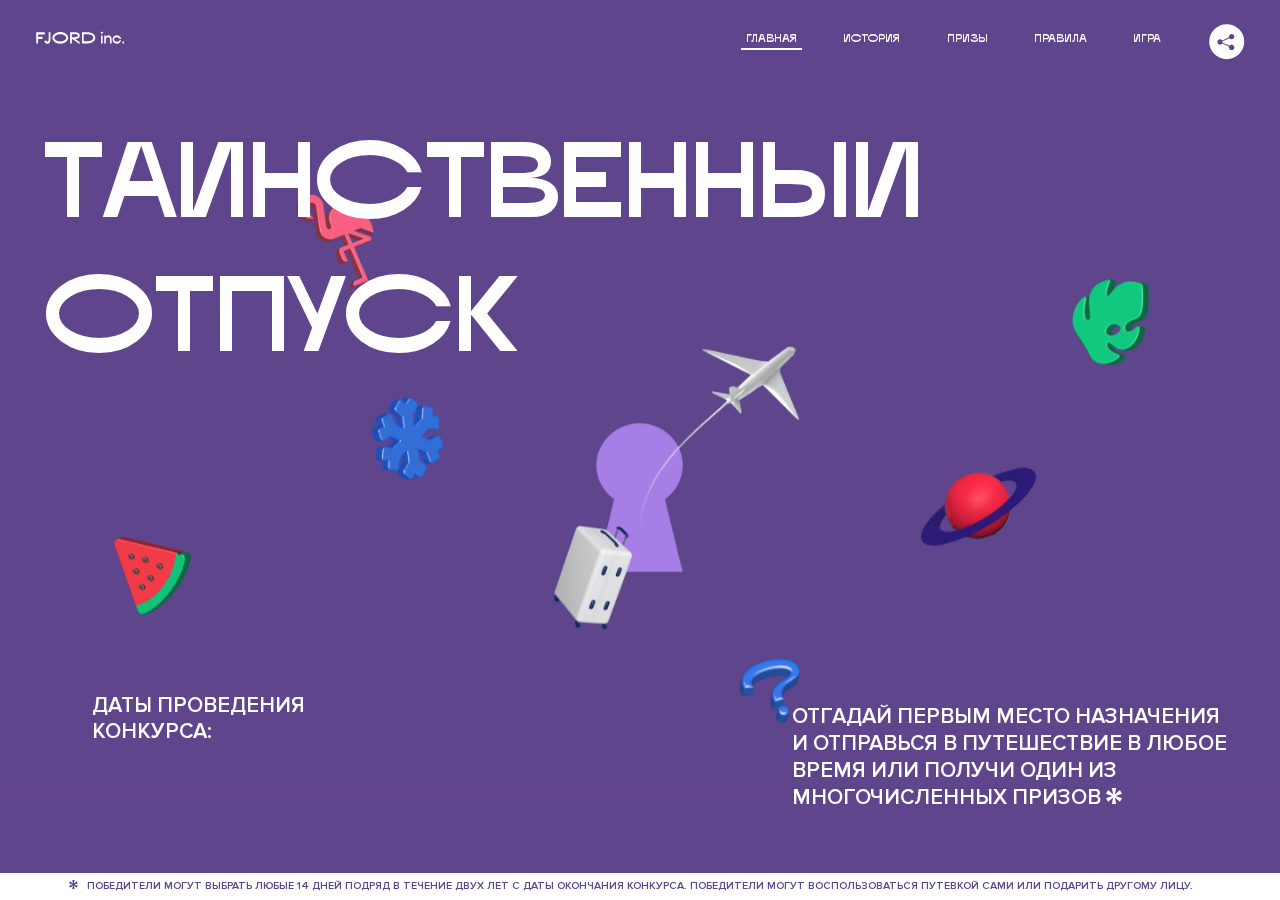
<file: 5/index.html>
<!DOCTYPE html>
<html lang="ru">

<head>
  <meta charset="UTF-8">
  <meta name="description" content="">
  <meta name="viewport" content="width=device-width, initial-scale=1.0">
  <meta http-equiv="X-UA-Compatible" content="ie=edge">
  <title>Mysterious Vacation</title>
  <link rel="stylesheet" href="css/style.min.css">
<link href="css/style.min.css" rel="stylesheet">  <base href="https://htmlacademy-animation.github.io/1562343-magic-vacation-1/5/">
</head>

<body>

  <header class="page-header js-header">
    <div class="page-header__wrapper">
      <a href="#" class="page-header__logo" aria-label="Перейти на страницу FJORD.Inc">
        <svg width="100" height="15" viewBox="0 0 100 15" fill="none" xmlns="http://www.w3.org/2000/svg">
          <path d="M0.26 1.4V14H2.276V8.906H7.334V6.44H2.276V3.848H9.872V1.4H0.26ZM12.733 14.36C15.127 14.36 16.243 12.65 16.243 9.5V1.4H14.263V8.96C14.263 11.21 13.723 11.876 12.733 11.876C11.833 11.876 11.473 11.3 11.347 10.58L9.36702 10.94C9.63702 13.046 10.663 14.36 12.733 14.36ZM18.3918 7.7C18.3918 11.372 22.3878 14.36 27.3198 14.36C32.2518 14.36 36.2478 11.372 36.2478 7.7C36.2478 4.028 32.2518 1.04 27.3198 1.04C22.3878 1.04 18.3918 4.028 18.3918 7.7ZM20.6058 7.7C20.6058 5.378 23.6118 3.524 27.3198 3.524C30.9918 3.524 33.9798 5.378 33.9798 7.7C33.9798 10.004 30.9918 11.858 27.3198 11.858C23.6118 11.858 20.6058 10.004 20.6058 7.7ZM40.403 14V8.906H40.799L49.079 14.702V12.38L44.039 8.906H44.201C47.999 8.906 49.277 7.304 49.277 5.162C49.277 3.092 47.999 1.4 44.201 1.4H38.387V14H40.403ZM43.535 3.722C45.785 3.722 47.045 4.136 47.045 5.432C47.045 6.764 45.785 7.034 43.535 7.034H40.403V3.722H43.535ZM51.6936 1.382V14H57.8676C62.7456 14 66.7236 11.534 66.7236 7.7C66.7236 3.848 62.7456 1.382 57.8676 1.382H51.6936ZM53.7096 11.624V3.722H57.5436C61.5396 3.722 64.4916 5.018 64.4916 7.7C64.4916 10.238 61.5396 11.624 57.5436 11.624H53.7096ZM73.1832 14.018H74.9832V5H73.1832V14.018ZM72.9132 1.976C72.9132 2.57 73.3992 3.092 74.0832 3.092C74.7492 3.092 75.2352 2.57 75.2352 1.976C75.2352 1.382 74.7672 0.805999 74.0832 0.805999C73.3812 0.805999 72.9132 1.382 72.9132 1.976ZM76.7867 14H78.5687V9.104C78.7487 8.006 79.5947 6.962 81.0887 6.962C82.1147 6.962 83.2667 7.448 83.2667 9.554V14H85.0487V9.014C85.0487 6.152 83.2307 4.73 81.3587 4.73C79.9187 4.73 79.0727 5.558 78.5687 6.854V5H76.7867V14ZM90.9898 14.27C93.5098 14.27 95.3818 12.506 95.7238 10.328H94.0498C93.7258 11.3 92.6998 12.02 90.9898 12.02C88.8478 12.02 87.7678 10.922 87.7678 9.59C87.7678 8.24 88.8478 6.962 90.9898 6.962C92.7538 6.962 93.7978 7.844 94.0858 8.924H95.7418C95.4358 6.71 93.6178 4.73 90.9898 4.73C88.0918 4.73 86.1298 7.124 86.1298 9.59C86.1298 12.074 88.1278 14.27 90.9898 14.27ZM97.0693 12.938C97.0693 13.658 97.5553 14.144 98.2753 14.144C98.9953 14.144 99.4813 13.658 99.4813 12.938C99.4813 12.2 98.9953 11.714 98.2753 11.714C97.5553 11.714 97.0693 12.2 97.0693 12.938Z" fill="currentColor"></path>
        </svg>
      </a>
      <button class="page-header__toggler js-menu-toggler" type="button" aria-label="Управление мобильным меню"><span>Меню</span></button>
      <nav class="page-header__nav">
        <div class="page-header__menu js-menu" id="menu">
          <ul>
            <li>
              <a class="js-menu-link active" href="#top" data-href="top">главная</a>
            </li>
            <li>
              <a class="js-menu-link" href="#story" data-href="story">история</a>
            </li>
            <li>
              <a class="js-menu-link" href="#prizes" data-href="prizes">призы</a>
            </li>
            <li>
              <a class="js-menu-link" href="#rules" data-href="rules">правила</a>
            </li>
            <li>
              <a class="js-menu-link" href="#game" data-href="game">игра</a>
            </li>
          </ul>
        </div>
        <div class="page-header__social">
          <div class="social-block js-social-block">
            <button class="social-block__toggler" aria-label="Управлять блоком с социальными кнопками">
              <svg width="26" height="22" viewBox="0 0 27 22" fill="none" xmlns="http://www.w3.org/2000/svg">
                <path d="M19.6721 7.43664C21.6273 7.43664 23.213 5.85095 23.213 3.89566C23.213 1.94037 21.6273 0.354675 19.6721 0.354675C17.7168 0.354675 16.1311 1.94037 16.1311 3.89566C16.1311 4.19968 16.1728 4.49178 16.2458 4.77345L7.21751 8.95527C6.57519 8.05214 5.52303 7.46049 4.33078 7.46049C2.37549 7.46049 0.789795 9.04618 0.789795 11.0015C0.789795 12.9568 2.37549 14.5425 4.33078 14.5425C5.52303 14.5425 6.57668 13.9508 7.21751 13.0477L16.2458 17.2295C16.1743 17.5112 16.1311 17.8033 16.1311 18.1073C16.1311 20.0626 17.7168 21.6483 19.6721 21.6483C21.6273 21.6483 23.213 20.0626 23.213 18.1073C23.213 16.152 21.6273 14.5663 19.6721 14.5663C18.4798 14.5663 17.4262 15.158 16.7853 16.0611L7.75701 11.8793C7.82854 11.5976 7.87176 11.3055 7.87176 11.0015C7.87176 10.6974 7.83003 10.4053 7.75701 10.1237L16.7853 5.94186C17.4262 6.84499 18.4783 7.43664 19.6721 7.43664Z" fill="currentColor"></path>
              </svg>
            </button>
            <ul class="social-block__list">
              <li>
                <a class="social-block__link social-block__link--fb" href="#" aria-label="Мы на Facebook">
                  <svg width="8" height="17" viewBox="0 0 8 17" fill="none" xmlns="http://www.w3.org/2000/svg">
                    <path d="M4.24646 16.9899H1.09275L1.05793 8.49828H0V5.30707H1.05793V3.81124C1.05793 1.42084 2.57654 0 5.21735 0H7.41758V3.18585H5.30841C4.28262 3.18585 4.2478 3.48582 4.2478 4.24914V5.30707H7.42964L7.16716 8.49828H4.2478V16.9899H4.24646Z" fill="currentColor"></path>
                  </svg>
                </a>
              </li>
              <li>
                <a class="social-block__link social-block__link--insta" href="#" aria-label="Мы в Instagram">
                  <svg width="15" height="15" viewBox="0 0 15 15" fill="none" xmlns="http://www.w3.org/2000/svg">
                    <path d="M11.0197 0H4.19806C2.14246 0 0.471191 1.66993 0.471191 3.72285V10.5499C0.471191 12.6082 2.14112 14.2727 4.19806 14.2727H11.0197C13.0753 14.2727 14.7466 12.6082 14.7466 10.5499V3.72285C14.7466 1.67127 13.0753 0 11.0197 0ZM11.0197 12.4849H4.19806C3.13076 12.4849 2.26432 11.6158 2.26432 10.5512V3.72419C2.26432 2.65956 3.13076 1.79715 4.19806 1.79715H11.0197C12.087 1.79715 12.9535 2.6609 12.9535 3.72419V10.5512C12.9535 11.6145 12.087 12.4849 11.0197 12.4849Z" fill="currentColor"></path>
                    <path d="M7.60887 3.11084C5.38989 3.11084 3.58203 4.9187 3.58203 7.14036C3.58203 9.35532 5.38989 11.1645 7.60887 11.1645C9.83053 11.1645 11.6357 9.35666 11.6357 7.14036C11.6357 4.9187 9.83053 3.11084 7.60887 3.11084ZM7.60887 9.36871C6.37551 9.36871 5.37784 8.37372 5.37784 7.14036C5.37784 5.90699 6.37551 4.90665 7.60887 4.90665C8.83822 4.90665 9.84259 5.90833 9.84259 7.14036C9.84392 8.37238 8.83822 9.36871 7.60887 9.36871Z" fill="currentColor"></path>
                    <path d="M11.3573 2.35962C10.8256 2.35962 10.3931 2.79752 10.3931 3.32381C10.3931 3.85546 10.8256 4.29336 11.3573 4.29336C11.8862 4.29336 12.3215 3.85546 12.3215 3.32381C12.3215 2.79752 11.8862 2.35962 11.3573 2.35962Z" fill="currentColor"></path>
                  </svg>
                </a>
              </li>
              <li>
                <a class="social-block__link social-block__link--vk" href="#" aria-label="Мы ВКонтакте">
                  <svg width="17" height="10" viewBox="0 0 17 10" fill="none" xmlns="http://www.w3.org/2000/svg">
                    <path d="M14.1234 4.9002C14.1234 4.9002 16.3623 1.72708 16.5866 0.680242C16.6595 0.312285 16.4947 0.103188 16.1069 0.103188C16.1069 0.103188 14.8193 0.103188 14.168 0.103188C13.7235 0.103188 13.5587 0.293278 13.4235 0.579768C13.4235 0.579768 12.3724 2.82553 11.0969 4.24712C10.6861 4.70333 10.4781 4.84318 10.2511 4.84318C10.0646 4.84318 9.98625 4.6911 9.98625 4.27834V0.649016C9.98625 0.147997 9.92545 0.00135496 9.5066 0.00135496H6.39628C6.15578 0.00135496 6.0085 0.134417 6.0085 0.324506C6.0085 0.801084 6.73406 0.908351 6.73406 2.20231V4.87305C6.73406 5.40529 6.70569 5.61575 6.45303 5.61575C5.78016 5.61575 4.19528 3.30618 3.30623 0.678887C3.12923 0.145282 2.93737 0 2.43475 0H0.486409C0.205373 0 0 0.190085 0 0.476576C0 0.991172 0.60666 3.40801 2.99277 6.64358C4.59927 8.8201 6.70569 10 8.60269 10C9.76196 10 10.0416 9.80312 10.0416 9.31432V7.63883C10.0416 7.22607 10.2065 7.04956 10.4429 7.04956C10.7078 7.04956 11.1847 7.13238 12.2805 8.22268C13.5843 9.47862 13.6762 10 14.3896 10H16.5676C16.7919 10 17 9.89273 17 9.52342C17 9.02919 16.3623 8.15343 15.384 7.10659C14.9801 6.56755 14.3302 5.98914 14.1248 5.72301C13.8275 5.40801 13.9154 5.23014 14.1234 4.9002Z" fill="currentColor"></path>
                  </svg>
                </a>
              </li>
            </ul>
          </div>
        </div>
      </nav>
    </div>
  </header>

  <main class="page-content">

    <section class="animation-screen"></section>

    <section class="screen screen--hidden screen--intro js-scrollspy" id="top">
      <div class="screen__wrapper">
        <div class="intro">
          <h1 class="intro__title">Таинственный отпуск</h1>
          <div class="intro__content">
            <div class="intro__info">
              <p class="intro__label">Даты проведения конкурса:</p>
              <p class="intro__date">01 — 31.05 / 2020</p>
            </div>
            <div class="intro__message">
              <p>
                Отгадай первым место назначения и&nbsp;отправься в&nbsp;путешествие в&nbsp;любое время или получи один
                из многочисленных призов
                <svg width="16" height="16" viewBox="0 0 10 10" fill="none" xmlns="http://www.w3.org/2000/svg">
                  <path d="M0 6.35337L3.90271 4.99012L0 3.64663L1.34615 1.32374L4.44287 4.01073L3.67364 0H6.34615L5.57692 4.01073L8.65385 1.32374L10 3.64663L6.13405 4.99012L10 6.35337L8.65385 8.65651L5.57692 5.98927L6.34615 10H3.67364L4.44287 5.96952L1.34615 8.65651L0 6.35337Z" fill="currentColor"></path>
                </svg>
              </p>
            </div>
          </div>
        </div>
      </div>
      <!-- js-footer -->
      <div class="screen__footer">
        <button class="screen__footer-enlarge js-footer-toggler" type="button" aria-label="Показать сообщение">
          <svg width="10" height="10" viewBox="0 0 10 10" fill="none" xmlns="http://www.w3.org/2000/svg">
            <path d="M0 6.35337L3.90271 4.99012L0 3.64663L1.34615 1.32374L4.44287 4.01073L3.67364 0H6.34615L5.57692 4.01073L8.65385 1.32374L10 3.64663L6.13405 4.99012L10 6.35337L8.65385 8.65651L5.57692 5.98927L6.34615 10H3.67364L4.44287 5.96952L1.34615 8.65651L0 6.35337Z" fill="currentColor"></path>
          </svg>
        </button>
        <button class="screen__footer-collapse js-footer-toggler" type="button" aria-label="Скрыть сообщение">
          <svg width="13" height="13" viewBox="0 0 13 13" fill="none" xmlns="http://www.w3.org/2000/svg">
            <line x1="12.3536" y1="0.353553" x2="0.738349" y2="11.9688" stroke="currentColor"></line>
            <line x1="0.738319" y1="0.539925" x2="12.3535" y2="12.1551" stroke="currentColor"></line>
          </svg>
        </button>
        <div class="screen__footer-wrapper">
          <div class="screen__footer-announce">
            <p class="screen__footer-label">Даты проведения конкурса:</p>
            <p class="screen__footer-date">01 — 31.05 / 2020</p>
          </div>
          <div class="screen__footer-note">
            <p>
              <svg width="10" height="10" viewBox="0 0 10 10" fill="none" xmlns="http://www.w3.org/2000/svg">
                <path d="M0 6.35337L3.90271 4.99012L0 3.64663L1.34615 1.32374L4.44287 4.01073L3.67364 0H6.34615L5.57692 4.01073L8.65385 1.32374L10 3.64663L6.13405 4.99012L10 6.35337L8.65385 8.65651L5.57692 5.98927L6.34615 10H3.67364L4.44287 5.96952L1.34615 8.65651L0 6.35337Z" fill="currentColor"></path>
              </svg>
              <span>Победители могут выбрать любые 14 дней подряд в&nbsp;течение двух лет с&nbsp;даты окончания
                конкурса. Победители могут воспользоваться путевкой сами или подарить другому лицу.</span>
            </p>
          </div>
        </div>
      </div>
    </section>

    <section class="screen screen--hidden screen--story js-scrollspy" id="story">

      <div class="slider swiper-container js-slider">

        <div class="swiper-wrapper">

          <div class="slider__item swiper-slide">
            <h2 class="slider__item-title">История</h2>
            <p class="slider__item-text">Джеймс Таргет был основателем компании &laquo;Fjord Inc.&raquo;. С&nbsp;1965
              года &laquo;Fjord Inc.&raquo; прославилась надёжными и&nbsp;удобными чемоданами и&nbsp;аксессуарами для
              туристов.</p>
          </div>

          <div class="slider__item swiper-slide">
            <p class="slider__item-text">Когда Джеймсу было 7&nbsp;лет, в&nbsp;их&nbsp;доме гостил дядюшка
              и&nbsp;развлекал детей рассказами о&nbsp;своей поездке в&nbsp;место, показавшееся малышу Таргету
              невероятным. Тогда Джеймс решил, что однажды посетит его, но&nbsp;не&nbsp;будет рассказывать о&nbsp;мечте,
              пока не&nbsp;осуществит.</p>
          </div>

          <div class="slider__item swiper-slide">
            <p class="slider__item-text">Джеймс Таргет стал увлеченным путешественником. Он&nbsp;посетил
              5&nbsp;континентов, 126&nbsp;стран.</p>
          </div>

          <div class="slider__item swiper-slide">
            <p class="slider__item-text">Он&nbsp;сплавлялся по&nbsp;Амазонке и&nbsp;погружался в&nbsp;пещеры Франции,
              медитировал в&nbsp;горах Тибета и&nbsp;пожимал руку вождя племени Акугауа.</p>
          </div>

          <div class="slider__item swiper-slide">
            <p class="slider__item-text">Из&nbsp;своих поездок Джеймс Таргет привозил идеи, как сделать свои чемоданы
              &laquo;Fjord Inc.&raquo; удобными и&nbsp;приспособленными к&nbsp;разным дорожным условиям.</p>
          </div>

          <div class="slider__item swiper-slide">
            <p class="slider__item-text">Всё это время Джеймс не&nbsp;оставлял идею поездки своей мечты. Однако, как
              только он&nbsp;брался за&nbsp;планирование, возникали препятствия, не&nbsp;позволяющие отправиться туда.
            </p>
          </div>

          <div class="slider__item swiper-slide">
            <p class="slider__item-text">В&nbsp;возрасте 67&nbsp;лет Джеймс Таргет попал под лавину и&nbsp;погиб.
              В&nbsp;своём завещании он&nbsp;поручил отправить в&nbsp;заветное путешествие трёх смельчаков, единых
              с&nbsp;ним духом.</p>
          </div>

          <div class="slider__item swiper-slide">
            <p class="slider__item-text">Тех, кто сможет узнать таинственное место, задавая вопросы специально
              обученному ИИ&nbsp;&laquo;Соне&raquo;, ждет фантастическое путешествие.</p>
          </div>
        </div>
        <div class="slider__controls">
          <button class="slider__control slider__control--prev js-control-prev" type="button" aria-label="Показать предыдущую историю">
            <svg width="12" height="22" viewBox="0 0 12 22" fill="none" xmlns="http://www.w3.org/2000/svg">
              <path d="M11 1L1 11L11 21" stroke="currentColor" stroke-width="2" stroke-linejoin="round"></path>
            </svg>
          </button>
          <button class="slider__control slider__control--next js-control-next" type="button" aria-label="Показать следующую историю">
            <svg width="12" height="22" viewBox="0 0 12 22" fill="none" xmlns="http://www.w3.org/2000/svg">
              <path d="M1 1L11 11L1 21" stroke="currentColor" stroke-width="2" stroke-linejoin="round"></path>
            </svg>
          </button>
        </div>
        <div class="slider__pagination swiper-pagination"></div>
      </div>
    </section>

    <section class="screen screen--hidden screen--prizes js-scrollspy" id="prizes">
      <div class="screen__wrapper">
        <div class="prizes">
          <h2 class="prizes__title">ПРизы</h2>
          <div class="prizes__lead">
            <p>Найди ответ и&nbsp;получи один из&nbsp;призов:</p>
          </div>
          <ul class="prizes__list">
            <li class="prizes__item prizes__item--journeys">
              <div class="prizes__icon">
                <picture>
                  <source srcset="img/prize1-mob.svg" media="(orientation: portrait)">
                  <img src="img/prize1.svg" alt="">
                </picture>
              </div>
              <p class="prizes__desc">
                <b>3</b>
                <span>загадочных путешествия</span>
              </p>
            </li>
            <li class="prizes__item prizes__item--cases">
              <div class="prizes__icon">
                <picture>
                  <source srcset="img/prize2-mob.svg" media="(orientation: portrait)">
                  <img src="img/prize2.svg" alt="">
                </picture>
              </div>
              <p class="prizes__desc">
                <b>7</b>
                <span>надежных чемоданов</span>
              </p>
            </li>
            <li class="prizes__item prizes__item--codes">
              <div class="prizes__icon">
                <picture>
                  <source srcset="img/prize3-mob.svg" media="(orientation: portrait)">
                  <img src="img/prize3.svg" alt="">
                </picture>
              </div>
              <p class="prizes__desc">
                <b>900</b>
                <span>
                  промокодов на&nbsp;скидку 15%
                  <svg width="10" height="10" viewBox="0 0 10 10" fill="none" xmlns="http://www.w3.org/2000/svg">
                    <path d="M0 6.35337L3.90271 4.99012L0 3.64663L1.34615 1.32374L4.44287 4.01073L3.67364 0H6.34615L5.57692 4.01073L8.65385 1.32374L10 3.64663L6.13405 4.99012L10 6.35337L8.65385 8.65651L5.57692 5.98927L6.34615 10H3.67364L4.44287 5.96952L1.34615 8.65651L0 6.35337Z" fill="currentColor"></path>
                  </svg>
                </span>
              </p>
            </li>
          </ul>
        </div>
      </div>
      <div class="screen__footer js-footer">
        <button class="screen__footer-enlarge js-footer-toggler" type="button" aria-label="Показать сообщение">
          <svg width="10" height="10" viewBox="0 0 10 10" fill="none" xmlns="http://www.w3.org/2000/svg">
            <path d="M0 6.35337L3.90271 4.99012L0 3.64663L1.34615 1.32374L4.44287 4.01073L3.67364 0H6.34615L5.57692 4.01073L8.65385 1.32374L10 3.64663L6.13405 4.99012L10 6.35337L8.65385 8.65651L5.57692 5.98927L6.34615 10H3.67364L4.44287 5.96952L1.34615 8.65651L0 6.35337Z" fill="currentColor"></path>
          </svg>
        </button>
        <button class="screen__footer-collapse js-footer-toggler" type="button" aria-label="Скрыть сообщение">
          <svg width="13" height="13" viewBox="0 0 13 13" fill="none" xmlns="http://www.w3.org/2000/svg">
            <line x1="12.3536" y1="0.353553" x2="0.738349" y2="11.9688" stroke="currentColor"></line>
            <line x1="0.738319" y1="0.539925" x2="12.3535" y2="12.1551" stroke="currentColor"></line>
          </svg>
        </button>
        <div class="screen__footer-wrapper">
          <div class="screen__footer-announce">
            <p class="screen__footer-label">Даты проведения конкурса:</p>
            <p class="screen__footer-date">01 — 31.05 / 2020</p>
          </div>
          <div class="screen__footer-note">
            <p>
              <svg width="10" height="10" viewBox="0 0 10 10" fill="none" xmlns="http://www.w3.org/2000/svg">
                <path d="M0 6.35337L3.90271 4.99012L0 3.64663L1.34615 1.32374L4.44287 4.01073L3.67364 0H6.34615L5.57692 4.01073L8.65385 1.32374L10 3.64663L6.13405 4.99012L10 6.35337L8.65385 8.65651L5.57692 5.98927L6.34615 10H3.67364L4.44287 5.96952L1.34615 8.65651L0 6.35337Z" fill="currentColor"></path>
              </svg>
              <span>Скидка&nbsp;15% на&nbsp;единоразовое приобретение путёвки с&nbsp;1&nbsp;июня 2020
                по&nbsp;31&nbsp;мая 2022&nbsp;года. Суммируется с&nbsp;другими акциями</span>
            </p>
          </div>
        </div>
      </div>
    </section>

    <section class="screen screen--hidden screen--rules js-scrollspy" id="rules">
      <div class="screen__wrapper">
        <div class="rules">
          <h2 class="rules__title">Правила</h2>
          <div class="rules__lead">
            <p>Для того чтобы получить наследство Джеймса Таргета, тебе нужно выведать у&nbsp;&laquo;Сони&raquo;, куда
              предстоит отправиться тебе в&nbsp;случае победы</p>
          </div>
          <ol class="rules__list">
            <li class="rules__item">
              <p>Тебе отводится <br>5&nbsp;минут</p>
            </li>
            <li class="rules__item">
              <p>Задавай любые вопросы в&nbsp;текстовом поле</p>
            </li>
            <li class="rules__item">
              <p>Нажимай кнопку &laquo;Узнать&raquo;, чтобы получить ответ</p>
            </li>
            <li class="rules__item">
              <p>&laquo;Соня&raquo; может отвечать только&nbsp;Да или Нет</p>
            </li>
          </ol>
          <a href="#game" class="rules__link btn">Погнали!</a>
        </div>
      </div>
      <div class="screen__disclaimer">
        <div class="disclaimer">
          <ul>
            <li>
              <a href="#">Правовая информация</a>
            </li>
            <li>
              <a href="#">Подробные правила</a>
            </li>
          </ul>
        </div>
      </div>
    </section>

    <section class="screen screen--hidden screen--game js-scrollspy" id="game">
      <div class="screen__wrapper">
        <div class="game">
          <div class="game__header">
            <h2 class="game__title">Игра</h2>
            <div class="game__counter">
              <span>05</span>:<span>00</span>
            </div>
          </div>
          <div class="game__body">
            <div class="chat">
              <div class="chat__body js-chat">
                <ul class="chat__list" id="messages"></ul>
              </div>
              <div class="chat__footer">
                <form action="#" method="post" class="form" id="message-form">
                  <label for="message-field" class="visually-hidden">Поле для ввода вопроса</label>
                  <input type="text" class="form__field" id="message-field">
                  <button class="form__button btn">
                    Узнать
                    <svg width="18" height="19" viewBox="0 0 18 19" fill="none" xmlns="http://www.w3.org/2000/svg">
                      <path stroke="currentColor" stroke-width="2" d="M9 19V1"></path>
                      <path d="M1 9l8-8 8 8" stroke="currentColor" stroke-width="2" stroke-linejoin="round"></path>
                    </svg>
                  </button>
                </form>
              </div>
            </div>
          </div>
          <!-- временные кнопки для показа результата -->
          <div class="game__buttons">
            <button class="game__button btn js-show-result" type="button" data-target="result">Положительный
              результат</button>
            <button class="game__button btn js-show-result" type="button" data-target="result2">Положительный результат
              - 2</button>
            <button class="game__button btn js-show-result" type="button" data-target="result3">Отрицательный
              результат</button>
          </div>
        </div>
      </div>
    </section>

    <section class="screen screen--hidden screen--result" id="result">
      <div class="screen__wrapper">
        <div class="result result--trip">
          <div class="result__image">
            <picture>
              <source srcset="img/result1-mob.png 1x, img/result1-mob@2x.png 2x" media="(max-width: 768px) and (orientation: portrait)">
              <img src="img/result1.png" srcset="img/result1@2x.png 2x" alt="">
            </picture>
          </div>
          <h2 class="result__title">
            <span class="visually-hidden">ПОбеда!</span>
            <svg xmlns="http://www.w3.org/2000/svg" viewBox="0 0 568.85 109.24">
              <path d="M16,24.44V92H2.6V8H75V92H61.52V24.44H16Z" transform="translate(-2.1 -1.5)" fill="none" stroke="currentColor"></path>
              <path d="M148.76,5.6c32.88,0,59.52,19.92,59.52,44.4s-26.64,44.4-59.52,44.4S89.24,74.48,89.24,50,115.88,5.6,148.76,5.6Zm0,72.12c24.48,0,44.4-12.36,44.4-27.72s-19.92-27.84-44.4-27.84C124,22.16,104,34.52,104,50S124,77.72,148.76,77.72Z" transform="translate(-2.1 -1.5)" fill="none" stroke="currentColor"></path>
              <path d="M287.36,8V24.44H236v14.4h25.32c25.44,0,34,11.16,34,26.52,0,15.6-8.52,26.64-34,26.64H222.56V8h64.8ZM256.88,76.52c15.12,0,23.52-2,23.52-11.52S272,54.44,256.88,54.44H236V76.52h20.88Z" transform="translate(-2.1 -1.5)" fill="none" stroke="currentColor"></path>
              <path d="M371.47,8V24.44H320.84V41.6h33.6V58h-33.6V75.56h50.64V92H307.4V8h64.08Z" transform="translate(-2.1 -1.5)" fill="none" stroke="currentColor"></path>
              <path d="M382.39,110.24V75.56h7.44c4.56-4.68,7.8-18.36,8.76-56L399,8h48.6V75.56h10v34.68H442.87V92H397v18.24H382.39Zm51.72-34.68V24.44H411.55v3.12c-0.48,22.44-3.24,37.68-7.2,48h29.76Z" transform="translate(-2.1 -1.5)" fill="none" stroke="currentColor"></path>
              <path d="M463.75,92l28-84h27.12l28.08,84H533.47l-7.8-23.52h-37.8L480.07,92H463.75Zm56.64-40L507,11.84,493.51,52h26.88Z" transform="translate(-2.1 -1.5)" fill="none" stroke="currentColor"></path>
              <path d="M554.12,70.4L555.55,2H569l1.44,68.4H554.12Zm8.28,6.36c4.8,0,8,3.24,8,8.16a8,8,0,1,1-16.08,0C554.35,80,557.59,76.76,562.39,76.76Z" transform="translate(-2.1 -1.5)" fill="none" stroke="currentColor"></path>
            </svg>
          </h2>
          <div class="result__text">
            <p>ты&nbsp;отправляешься в&nbsp;Арктику!</p>
          </div>
          <div class="result__form">
            <form action="#" method="post" class="form form--result">
              <label for="email-field" class="form__label">зарегистрируй результат</label>
              <input type="email" class="form__field" id="email-field" placeholder="e-mail для регистации результата и получения приза" required="">
              <button class="form__button btn">
                отправить
                <svg width="18" height="19" viewBox="0 0 18 19" fill="none" xmlns="http://www.w3.org/2000/svg">
                  <path stroke="currentColor" stroke-width="2" d="M9 19V1"></path>
                  <path d="M1 9l8-8 8 8" stroke="currentColor" stroke-width="2" stroke-linejoin="round"></path>
                </svg>
              </button>
            </form>
          </div>
        </div>
      </div>
    </section>

    <section class="screen screen--hidden screen--result" id="result2">
      <div class="screen__wrapper">
        <div class="result result--prize">
          <div class="result__image">
            <picture>
              <source srcset="img/result2-mob.png 1x, img/result2-mob@2x.png 2x" media="(max-width: 768px) and (orientation: portrait)">
              <img src="img/result2.png" srcset="img/result2@2x.png 2x" alt="">
            </picture>
          </div>
          <h2 class="result__title">
            <span class="visually-hidden">ПОбеда!</span>
            <svg xmlns="http://www.w3.org/2000/svg" viewBox="0 0 568.85 109.24">
              <path d="M16,24.44V92H2.6V8H75V92H61.52V24.44H16Z" transform="translate(-2.1 -1.5)" fill="none" stroke="currentColor"></path>
              <path d="M148.76,5.6c32.88,0,59.52,19.92,59.52,44.4s-26.64,44.4-59.52,44.4S89.24,74.48,89.24,50,115.88,5.6,148.76,5.6Zm0,72.12c24.48,0,44.4-12.36,44.4-27.72s-19.92-27.84-44.4-27.84C124,22.16,104,34.52,104,50S124,77.72,148.76,77.72Z" transform="translate(-2.1 -1.5)" fill="none" stroke="currentColor"></path>
              <path d="M287.36,8V24.44H236v14.4h25.32c25.44,0,34,11.16,34,26.52,0,15.6-8.52,26.64-34,26.64H222.56V8h64.8ZM256.88,76.52c15.12,0,23.52-2,23.52-11.52S272,54.44,256.88,54.44H236V76.52h20.88Z" transform="translate(-2.1 -1.5)" fill="none" stroke="currentColor"></path>
              <path d="M371.47,8V24.44H320.84V41.6h33.6V58h-33.6V75.56h50.64V92H307.4V8h64.08Z" transform="translate(-2.1 -1.5)" fill="none" stroke="currentColor"></path>
              <path d="M382.39,110.24V75.56h7.44c4.56-4.68,7.8-18.36,8.76-56L399,8h48.6V75.56h10v34.68H442.87V92H397v18.24H382.39Zm51.72-34.68V24.44H411.55v3.12c-0.48,22.44-3.24,37.68-7.2,48h29.76Z" transform="translate(-2.1 -1.5)" fill="none" stroke="currentColor"></path>
              <path d="M463.75,92l28-84h27.12l28.08,84H533.47l-7.8-23.52h-37.8L480.07,92H463.75Zm56.64-40L507,11.84,493.51,52h26.88Z" transform="translate(-2.1 -1.5)" fill="none" stroke="currentColor"></path>
              <path d="M554.12,70.4L555.55,2H569l1.44,68.4H554.12Zm8.28,6.36c4.8,0,8,3.24,8,8.16a8,8,0,1,1-16.08,0C554.35,80,557.59,76.76,562.39,76.76Z" transform="translate(-2.1 -1.5)" fill="none" stroke="currentColor"></path>
            </svg>
          </h2>
          <div class="result__text">
            <p>чемодан &laquo;Fjord&nbsp;Inc.&raquo;&nbsp;твой</p>
          </div>
          <div class="result__form">
            <form action="#" method="post" class="form form--result">
              <label for="email-field2" class="form__label">зарегистрируй результат</label>
              <input type="email" class="form__field" id="email-field2" placeholder="e-mail для регистации результата и получения приза" required="">
              <button class="form__button btn">
                отправить
                <svg width="18" height="19" viewBox="0 0 18 19" fill="none" xmlns="http://www.w3.org/2000/svg">
                  <path stroke="currentColor" stroke-width="2" d="M9 19V1"></path>
                  <path d="M1 9l8-8 8 8" stroke="currentColor" stroke-width="2" stroke-linejoin="round"></path>
                </svg>
              </button>
            </form>
          </div>
        </div>
      </div>
    </section>

    <section class="screen screen--hidden screen--result" id="result3">
      <div class="screen__wrapper">
        <div class="result result--negative">
          <div class="result__image">
            <picture>
              <source srcset="img/result3-mob.png 1x, img/result3-mob@2x.png 2x" media="(max-width: 768px) and (orientation: portrait)">
              <img src="img/result3.png" srcset="img/result3@2x.png 2x" alt="">
            </picture>
          </div>
          <h2 class="result__title">
            <span class="visually-hidden">Не угадал!</span>
            <svg xmlns="http://www.w3.org/2000/svg" viewBox="0 0 660.77 109.24">
              <path d="M2.66,92V8H16.1V42.2H53.3V8H66.74V92H53.3V58.64H16.1V92H2.66Z" transform="translate(-2.16 -1.5)" fill="none" stroke="currentColor"></path>
              <path d="M147.62,8V24.44H97V41.6h33.6V58H97V75.56h50.64V92H83.54V8h64.08Z" transform="translate(-2.16 -1.5)" fill="none" stroke="currentColor"></path>
              <path d="M199.22,8l20.52,42.36L235.34,8h16.44l-31,84H204.38l9.48-25.92L185.78,8h13.44Z" transform="translate(-2.16 -1.5)" fill="none" stroke="currentColor"></path>
              <path d="M273.74,24.44V92H260.3V8h50.16V24.44H273.74Z" transform="translate(-2.16 -1.5)" fill="none" stroke="currentColor"></path>
              <path d="M307.1,92l28-84h27.12l28.08,84H376.82L369,68.48h-37.8L323.42,92H307.1Zm56.64-40L350.3,11.84,336.86,52h26.88Z" transform="translate(-2.16 -1.5)" fill="none" stroke="currentColor"></path>
              <path d="M396.38,110.24V75.56h7.44c4.56-4.68,7.8-18.36,8.76-56L412.94,8h48.6V75.56h10v34.68H456.86V92H411v18.24H396.38ZM448.1,75.56V24.44H425.54v3.12c-0.48,22.44-3.24,37.68-7.2,48H448.1Z" transform="translate(-2.16 -1.5)" fill="none" stroke="currentColor"></path>
              <path d="M477.74,92l28-84h27.12L560.9,92H547.46l-7.8-23.52h-37.8L494.06,92H477.74Zm56.64-40-13.44-40.2L507.5,52h26.88Z" transform="translate(-2.16 -1.5)" fill="none" stroke="currentColor"></path>
              <path d="M568.7,76.88a13.77,13.77,0,0,0,5,1c6.6,0,10.44-6.24,12-58.32L586.22,8h46.2V92H619V24.44H598.82l-0.12,3.12C597.14,81,589,94.4,573.74,94.4a28.55,28.55,0,0,1-6.72-.84Z" transform="translate(-2.16 -1.5)" fill="none" stroke="currentColor"></path>
              <path d="M646.1,70.4L647.54,2H661l1.44,68.4H646.1Zm8.28,6.36c4.8,0,8,3.24,8,8.16a8,8,0,0,1-16.08,0C646.34,80,649.58,76.76,654.38,76.76Z" transform="translate(-2.16 -1.5)" fill="none" stroke="currentColor"></path>
            </svg>
          </h2>
          <button class="result__button js-play" type="button">
            не сдавайся!
            <span>
              <svg width="27" height="22" viewBox="0 0 27 22" fill="none" xmlns="http://www.w3.org/2000/svg">
                <path d="M10.6899 1.47998C5.42992 1.47998 1.16992 5.73998 1.16992 11C1.16992 16.26 5.42992 20.52 10.6899 20.52C15.9499 20.52 20.2099 16.26 20.2099 11V7.13998" stroke="currentColor" stroke-width="2" stroke-miterlimit="10"></path>
                <path d="M15.1099 12.5099L20.1499 7.13989L25.3099 12.6299" stroke="currentColor" stroke-width="2" stroke-miterlimit="10" stroke-linejoin="round"></path>
              </svg>
            </span>
          </button>
        </div>
      </div>
    </section>

    <section class="screen-block-prizes"></section>
  </main>

<script src="js/script.js"></script></body>

</html>
</file>
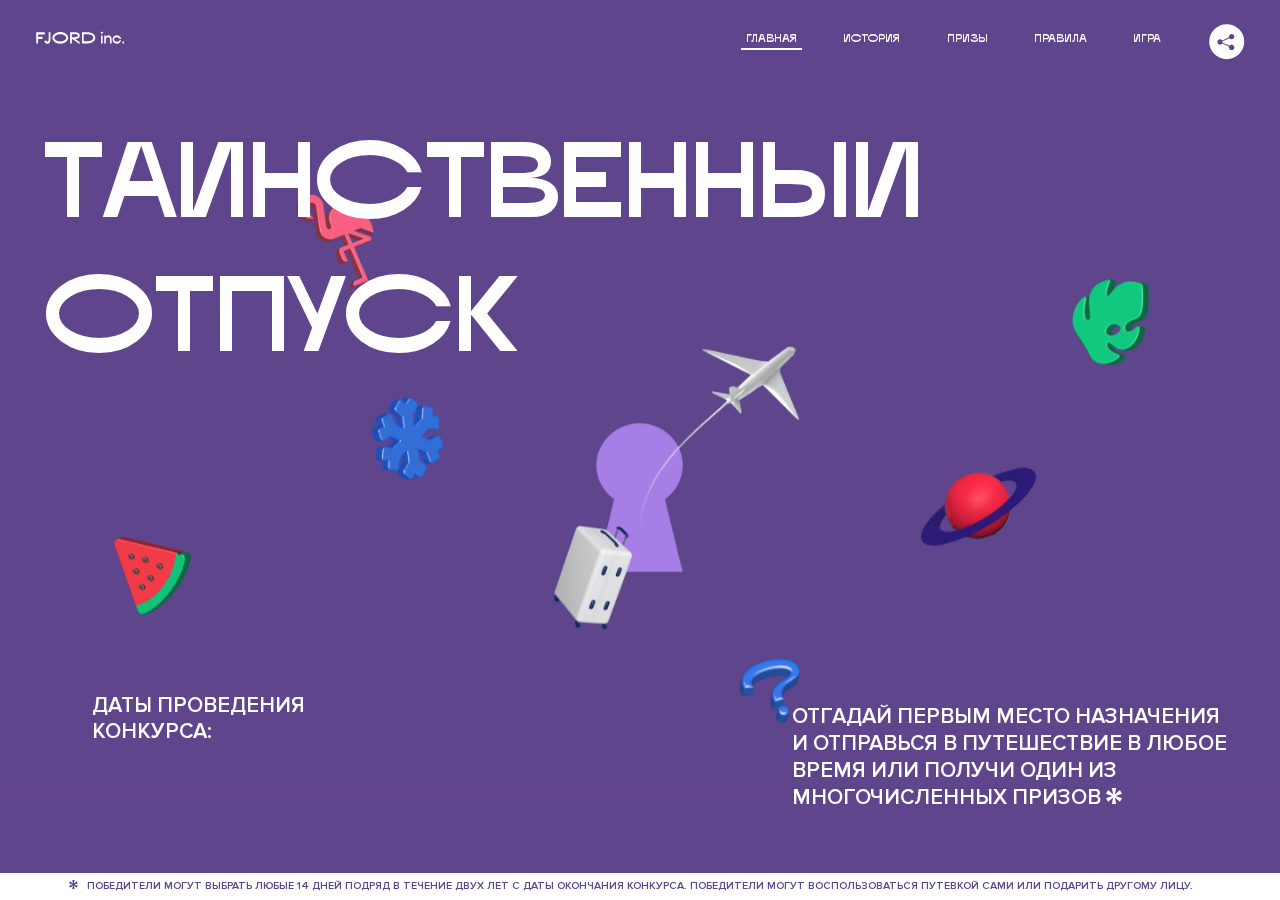
<file: 6/index.html>
<!DOCTYPE html>
<html lang="ru">

<head>
  <meta charset="UTF-8">
  <meta name="description" content="">
  <meta name="viewport" content="width=device-width, initial-scale=1.0">
  <meta http-equiv="X-UA-Compatible" content="ie=edge">
  <title>Mysterious Vacation</title>
  <link rel="stylesheet" href="css/style.min.css">
<link href="css/style.min.css" rel="stylesheet">  <base href="https://htmlacademy-animation.github.io/1562343-magic-vacation-1/6/">
</head>

<body>

  <header class="page-header js-header">
    <div class="page-header__wrapper">
      <a href="#" class="page-header__logo" aria-label="Перейти на страницу FJORD.Inc">
        <svg width="100" height="15" viewBox="0 0 100 15" fill="none" xmlns="http://www.w3.org/2000/svg">
          <path d="M0.26 1.4V14H2.276V8.906H7.334V6.44H2.276V3.848H9.872V1.4H0.26ZM12.733 14.36C15.127 14.36 16.243 12.65 16.243 9.5V1.4H14.263V8.96C14.263 11.21 13.723 11.876 12.733 11.876C11.833 11.876 11.473 11.3 11.347 10.58L9.36702 10.94C9.63702 13.046 10.663 14.36 12.733 14.36ZM18.3918 7.7C18.3918 11.372 22.3878 14.36 27.3198 14.36C32.2518 14.36 36.2478 11.372 36.2478 7.7C36.2478 4.028 32.2518 1.04 27.3198 1.04C22.3878 1.04 18.3918 4.028 18.3918 7.7ZM20.6058 7.7C20.6058 5.378 23.6118 3.524 27.3198 3.524C30.9918 3.524 33.9798 5.378 33.9798 7.7C33.9798 10.004 30.9918 11.858 27.3198 11.858C23.6118 11.858 20.6058 10.004 20.6058 7.7ZM40.403 14V8.906H40.799L49.079 14.702V12.38L44.039 8.906H44.201C47.999 8.906 49.277 7.304 49.277 5.162C49.277 3.092 47.999 1.4 44.201 1.4H38.387V14H40.403ZM43.535 3.722C45.785 3.722 47.045 4.136 47.045 5.432C47.045 6.764 45.785 7.034 43.535 7.034H40.403V3.722H43.535ZM51.6936 1.382V14H57.8676C62.7456 14 66.7236 11.534 66.7236 7.7C66.7236 3.848 62.7456 1.382 57.8676 1.382H51.6936ZM53.7096 11.624V3.722H57.5436C61.5396 3.722 64.4916 5.018 64.4916 7.7C64.4916 10.238 61.5396 11.624 57.5436 11.624H53.7096ZM73.1832 14.018H74.9832V5H73.1832V14.018ZM72.9132 1.976C72.9132 2.57 73.3992 3.092 74.0832 3.092C74.7492 3.092 75.2352 2.57 75.2352 1.976C75.2352 1.382 74.7672 0.805999 74.0832 0.805999C73.3812 0.805999 72.9132 1.382 72.9132 1.976ZM76.7867 14H78.5687V9.104C78.7487 8.006 79.5947 6.962 81.0887 6.962C82.1147 6.962 83.2667 7.448 83.2667 9.554V14H85.0487V9.014C85.0487 6.152 83.2307 4.73 81.3587 4.73C79.9187 4.73 79.0727 5.558 78.5687 6.854V5H76.7867V14ZM90.9898 14.27C93.5098 14.27 95.3818 12.506 95.7238 10.328H94.0498C93.7258 11.3 92.6998 12.02 90.9898 12.02C88.8478 12.02 87.7678 10.922 87.7678 9.59C87.7678 8.24 88.8478 6.962 90.9898 6.962C92.7538 6.962 93.7978 7.844 94.0858 8.924H95.7418C95.4358 6.71 93.6178 4.73 90.9898 4.73C88.0918 4.73 86.1298 7.124 86.1298 9.59C86.1298 12.074 88.1278 14.27 90.9898 14.27ZM97.0693 12.938C97.0693 13.658 97.5553 14.144 98.2753 14.144C98.9953 14.144 99.4813 13.658 99.4813 12.938C99.4813 12.2 98.9953 11.714 98.2753 11.714C97.5553 11.714 97.0693 12.2 97.0693 12.938Z" fill="currentColor"></path>
        </svg>
      </a>
      <button class="page-header__toggler js-menu-toggler" type="button" aria-label="Управление мобильным меню"><span>Меню</span></button>
      <nav class="page-header__nav">
        <div class="page-header__menu js-menu" id="menu">
          <ul>
            <li>
              <a class="js-menu-link active" href="#top" data-href="top">главная</a>
            </li>
            <li>
              <a class="js-menu-link" href="#story" data-href="story">история</a>
            </li>
            <li>
              <a class="js-menu-link" href="#prizes" data-href="prizes">призы</a>
            </li>
            <li>
              <a class="js-menu-link" href="#rules" data-href="rules">правила</a>
            </li>
            <li>
              <a class="js-menu-link" href="#game" data-href="game">игра</a>
            </li>
          </ul>
        </div>
        <div class="page-header__social">
          <div class="social-block js-social-block">
            <button class="social-block__toggler" aria-label="Управлять блоком с социальными кнопками">
              <svg width="26" height="22" viewBox="0 0 27 22" fill="none" xmlns="http://www.w3.org/2000/svg">
                <path d="M19.6721 7.43664C21.6273 7.43664 23.213 5.85095 23.213 3.89566C23.213 1.94037 21.6273 0.354675 19.6721 0.354675C17.7168 0.354675 16.1311 1.94037 16.1311 3.89566C16.1311 4.19968 16.1728 4.49178 16.2458 4.77345L7.21751 8.95527C6.57519 8.05214 5.52303 7.46049 4.33078 7.46049C2.37549 7.46049 0.789795 9.04618 0.789795 11.0015C0.789795 12.9568 2.37549 14.5425 4.33078 14.5425C5.52303 14.5425 6.57668 13.9508 7.21751 13.0477L16.2458 17.2295C16.1743 17.5112 16.1311 17.8033 16.1311 18.1073C16.1311 20.0626 17.7168 21.6483 19.6721 21.6483C21.6273 21.6483 23.213 20.0626 23.213 18.1073C23.213 16.152 21.6273 14.5663 19.6721 14.5663C18.4798 14.5663 17.4262 15.158 16.7853 16.0611L7.75701 11.8793C7.82854 11.5976 7.87176 11.3055 7.87176 11.0015C7.87176 10.6974 7.83003 10.4053 7.75701 10.1237L16.7853 5.94186C17.4262 6.84499 18.4783 7.43664 19.6721 7.43664Z" fill="currentColor"></path>
              </svg>
            </button>
            <ul class="social-block__list">
              <li>
                <a class="social-block__link social-block__link--fb" href="#" aria-label="Мы на Facebook">
                  <svg width="8" height="17" viewBox="0 0 8 17" fill="none" xmlns="http://www.w3.org/2000/svg">
                    <path d="M4.24646 16.9899H1.09275L1.05793 8.49828H0V5.30707H1.05793V3.81124C1.05793 1.42084 2.57654 0 5.21735 0H7.41758V3.18585H5.30841C4.28262 3.18585 4.2478 3.48582 4.2478 4.24914V5.30707H7.42964L7.16716 8.49828H4.2478V16.9899H4.24646Z" fill="currentColor"></path>
                  </svg>
                </a>
              </li>
              <li>
                <a class="social-block__link social-block__link--insta" href="#" aria-label="Мы в Instagram">
                  <svg width="15" height="15" viewBox="0 0 15 15" fill="none" xmlns="http://www.w3.org/2000/svg">
                    <path d="M11.0197 0H4.19806C2.14246 0 0.471191 1.66993 0.471191 3.72285V10.5499C0.471191 12.6082 2.14112 14.2727 4.19806 14.2727H11.0197C13.0753 14.2727 14.7466 12.6082 14.7466 10.5499V3.72285C14.7466 1.67127 13.0753 0 11.0197 0ZM11.0197 12.4849H4.19806C3.13076 12.4849 2.26432 11.6158 2.26432 10.5512V3.72419C2.26432 2.65956 3.13076 1.79715 4.19806 1.79715H11.0197C12.087 1.79715 12.9535 2.6609 12.9535 3.72419V10.5512C12.9535 11.6145 12.087 12.4849 11.0197 12.4849Z" fill="currentColor"></path>
                    <path d="M7.60887 3.11084C5.38989 3.11084 3.58203 4.9187 3.58203 7.14036C3.58203 9.35532 5.38989 11.1645 7.60887 11.1645C9.83053 11.1645 11.6357 9.35666 11.6357 7.14036C11.6357 4.9187 9.83053 3.11084 7.60887 3.11084ZM7.60887 9.36871C6.37551 9.36871 5.37784 8.37372 5.37784 7.14036C5.37784 5.90699 6.37551 4.90665 7.60887 4.90665C8.83822 4.90665 9.84259 5.90833 9.84259 7.14036C9.84392 8.37238 8.83822 9.36871 7.60887 9.36871Z" fill="currentColor"></path>
                    <path d="M11.3573 2.35962C10.8256 2.35962 10.3931 2.79752 10.3931 3.32381C10.3931 3.85546 10.8256 4.29336 11.3573 4.29336C11.8862 4.29336 12.3215 3.85546 12.3215 3.32381C12.3215 2.79752 11.8862 2.35962 11.3573 2.35962Z" fill="currentColor"></path>
                  </svg>
                </a>
              </li>
              <li>
                <a class="social-block__link social-block__link--vk" href="#" aria-label="Мы ВКонтакте">
                  <svg width="17" height="10" viewBox="0 0 17 10" fill="none" xmlns="http://www.w3.org/2000/svg">
                    <path d="M14.1234 4.9002C14.1234 4.9002 16.3623 1.72708 16.5866 0.680242C16.6595 0.312285 16.4947 0.103188 16.1069 0.103188C16.1069 0.103188 14.8193 0.103188 14.168 0.103188C13.7235 0.103188 13.5587 0.293278 13.4235 0.579768C13.4235 0.579768 12.3724 2.82553 11.0969 4.24712C10.6861 4.70333 10.4781 4.84318 10.2511 4.84318C10.0646 4.84318 9.98625 4.6911 9.98625 4.27834V0.649016C9.98625 0.147997 9.92545 0.00135496 9.5066 0.00135496H6.39628C6.15578 0.00135496 6.0085 0.134417 6.0085 0.324506C6.0085 0.801084 6.73406 0.908351 6.73406 2.20231V4.87305C6.73406 5.40529 6.70569 5.61575 6.45303 5.61575C5.78016 5.61575 4.19528 3.30618 3.30623 0.678887C3.12923 0.145282 2.93737 0 2.43475 0H0.486409C0.205373 0 0 0.190085 0 0.476576C0 0.991172 0.60666 3.40801 2.99277 6.64358C4.59927 8.8201 6.70569 10 8.60269 10C9.76196 10 10.0416 9.80312 10.0416 9.31432V7.63883C10.0416 7.22607 10.2065 7.04956 10.4429 7.04956C10.7078 7.04956 11.1847 7.13238 12.2805 8.22268C13.5843 9.47862 13.6762 10 14.3896 10H16.5676C16.7919 10 17 9.89273 17 9.52342C17 9.02919 16.3623 8.15343 15.384 7.10659C14.9801 6.56755 14.3302 5.98914 14.1248 5.72301C13.8275 5.40801 13.9154 5.23014 14.1234 4.9002Z" fill="currentColor"></path>
                  </svg>
                </a>
              </li>
            </ul>
          </div>
        </div>
      </nav>
    </div>
  </header>

  <main class="page-content">

    <section class="animation-screen"></section>

    <section class="screen screen--hidden screen--intro js-scrollspy" id="top">
      <div class="screen__wrapper">
        <div class="intro">
          <h1 class="intro__title">Таинственный отпуск</h1>
          <div class="intro__content">
            <div class="intro__info">
              <p class="intro__label">Даты проведения конкурса:</p>
              <p class="intro__date">01 — 31.05 / 2020</p>
            </div>
            <div class="intro__message">
              <p>
                Отгадай первым место назначения и&nbsp;отправься в&nbsp;путешествие в&nbsp;любое время или получи один
                из многочисленных призов
                <svg width="16" height="16" viewBox="0 0 10 10" fill="none" xmlns="http://www.w3.org/2000/svg">
                  <path d="M0 6.35337L3.90271 4.99012L0 3.64663L1.34615 1.32374L4.44287 4.01073L3.67364 0H6.34615L5.57692 4.01073L8.65385 1.32374L10 3.64663L6.13405 4.99012L10 6.35337L8.65385 8.65651L5.57692 5.98927L6.34615 10H3.67364L4.44287 5.96952L1.34615 8.65651L0 6.35337Z" fill="currentColor"></path>
                </svg>
              </p>
            </div>
          </div>
        </div>
      </div>
      <!-- js-footer -->
      <div class="screen__footer">
        <button class="screen__footer-enlarge js-footer-toggler" type="button" aria-label="Показать сообщение">
          <svg width="10" height="10" viewBox="0 0 10 10" fill="none" xmlns="http://www.w3.org/2000/svg">
            <path d="M0 6.35337L3.90271 4.99012L0 3.64663L1.34615 1.32374L4.44287 4.01073L3.67364 0H6.34615L5.57692 4.01073L8.65385 1.32374L10 3.64663L6.13405 4.99012L10 6.35337L8.65385 8.65651L5.57692 5.98927L6.34615 10H3.67364L4.44287 5.96952L1.34615 8.65651L0 6.35337Z" fill="currentColor"></path>
          </svg>
        </button>
        <button class="screen__footer-collapse js-footer-toggler" type="button" aria-label="Скрыть сообщение">
          <svg width="13" height="13" viewBox="0 0 13 13" fill="none" xmlns="http://www.w3.org/2000/svg">
            <line x1="12.3536" y1="0.353553" x2="0.738349" y2="11.9688" stroke="currentColor"></line>
            <line x1="0.738319" y1="0.539925" x2="12.3535" y2="12.1551" stroke="currentColor"></line>
          </svg>
        </button>
        <div class="screen__footer-wrapper">
          <div class="screen__footer-announce">
            <p class="screen__footer-label">Даты проведения конкурса:</p>
            <p class="screen__footer-date">01 — 31.05 / 2020</p>
          </div>
          <div class="screen__footer-note">
            <p>
              <svg width="10" height="10" viewBox="0 0 10 10" fill="none" xmlns="http://www.w3.org/2000/svg">
                <path d="M0 6.35337L3.90271 4.99012L0 3.64663L1.34615 1.32374L4.44287 4.01073L3.67364 0H6.34615L5.57692 4.01073L8.65385 1.32374L10 3.64663L6.13405 4.99012L10 6.35337L8.65385 8.65651L5.57692 5.98927L6.34615 10H3.67364L4.44287 5.96952L1.34615 8.65651L0 6.35337Z" fill="currentColor"></path>
              </svg>
              <span>Победители могут выбрать любые 14 дней подряд в&nbsp;течение двух лет с&nbsp;даты окончания
                конкурса. Победители могут воспользоваться путевкой сами или подарить другому лицу.</span>
            </p>
          </div>
        </div>
      </div>
    </section>

    <section class="screen screen--hidden screen--story js-scrollspy" id="story">

      <div class="slider swiper-container js-slider">

        <div class="swiper-wrapper">

          <div class="slider__item swiper-slide">
            <h2 class="slider__item-title">История</h2>
            <p class="slider__item-text">Джеймс Таргет был основателем компании &laquo;Fjord Inc.&raquo;. С&nbsp;1965
              года &laquo;Fjord Inc.&raquo; прославилась надёжными и&nbsp;удобными чемоданами и&nbsp;аксессуарами для
              туристов.</p>
          </div>

          <div class="slider__item swiper-slide">
            <p class="slider__item-text">Когда Джеймсу было 7&nbsp;лет, в&nbsp;их&nbsp;доме гостил дядюшка
              и&nbsp;развлекал детей рассказами о&nbsp;своей поездке в&nbsp;место, показавшееся малышу Таргету
              невероятным. Тогда Джеймс решил, что однажды посетит его, но&nbsp;не&nbsp;будет рассказывать о&nbsp;мечте,
              пока не&nbsp;осуществит.</p>
          </div>

          <div class="slider__item swiper-slide">
            <p class="slider__item-text">Джеймс Таргет стал увлеченным путешественником. Он&nbsp;посетил
              5&nbsp;континентов, 126&nbsp;стран.</p>
          </div>

          <div class="slider__item swiper-slide">
            <p class="slider__item-text">Он&nbsp;сплавлялся по&nbsp;Амазонке и&nbsp;погружался в&nbsp;пещеры Франции,
              медитировал в&nbsp;горах Тибета и&nbsp;пожимал руку вождя племени Акугауа.</p>
          </div>

          <div class="slider__item swiper-slide">
            <p class="slider__item-text">Из&nbsp;своих поездок Джеймс Таргет привозил идеи, как сделать свои чемоданы
              &laquo;Fjord Inc.&raquo; удобными и&nbsp;приспособленными к&nbsp;разным дорожным условиям.</p>
          </div>

          <div class="slider__item swiper-slide">
            <p class="slider__item-text">Всё это время Джеймс не&nbsp;оставлял идею поездки своей мечты. Однако, как
              только он&nbsp;брался за&nbsp;планирование, возникали препятствия, не&nbsp;позволяющие отправиться туда.
            </p>
          </div>

          <div class="slider__item swiper-slide">
            <p class="slider__item-text">В&nbsp;возрасте 67&nbsp;лет Джеймс Таргет попал под лавину и&nbsp;погиб.
              В&nbsp;своём завещании он&nbsp;поручил отправить в&nbsp;заветное путешествие трёх смельчаков, единых
              с&nbsp;ним духом.</p>
          </div>

          <div class="slider__item swiper-slide">
            <p class="slider__item-text">Тех, кто сможет узнать таинственное место, задавая вопросы специально
              обученному ИИ&nbsp;&laquo;Соне&raquo;, ждет фантастическое путешествие.</p>
          </div>
        </div>
        <div class="slider__controls">
          <button class="slider__control slider__control--prev js-control-prev" type="button" aria-label="Показать предыдущую историю">
            <svg width="12" height="22" viewBox="0 0 12 22" fill="none" xmlns="http://www.w3.org/2000/svg">
              <path d="M11 1L1 11L11 21" stroke="currentColor" stroke-width="2" stroke-linejoin="round"></path>
            </svg>
          </button>
          <button class="slider__control slider__control--next js-control-next" type="button" aria-label="Показать следующую историю">
            <svg width="12" height="22" viewBox="0 0 12 22" fill="none" xmlns="http://www.w3.org/2000/svg">
              <path d="M1 1L11 11L1 21" stroke="currentColor" stroke-width="2" stroke-linejoin="round"></path>
            </svg>
          </button>
        </div>
        <div class="slider__pagination swiper-pagination"></div>
      </div>
    </section>

    <section class="screen screen--hidden screen--prizes js-scrollspy" id="prizes">
      <div class="screen__wrapper">
        <div class="prizes">
          <h2 class="prizes__title">ПРизы</h2>
          <div class="prizes__lead">
            <p>Найди ответ и&nbsp;получи один из&nbsp;призов:</p>
          </div>
          <ul class="prizes__list">
            <li class="prizes__item prizes__item--journeys">
              <div class="prizes__icon">
                <picture>
                  <source srcset="img/prize1-mob.svg" media="(orientation: portrait)">
                  <img src="img/prize1.svg" alt="">
                </picture>
              </div>
              <p class="prizes__desc">
                <b>3</b>
                <span>загадочных путешествия</span>
              </p>
            </li>
            <li class="prizes__item prizes__item--cases">
              <div class="prizes__icon">
                <picture>
                  <source srcset="img/prize2-mob.svg" media="(orientation: portrait)">
                  <img src="img/prize2.svg" alt="">
                </picture>
              </div>
              <p class="prizes__desc">
                <b>7</b>
                <span>надежных чемоданов</span>
              </p>
            </li>
            <li class="prizes__item prizes__item--codes">
              <div class="prizes__icon">
                <picture>
                  <source srcset="img/prize3-mob.svg" media="(orientation: portrait)">
                  <img src="img/prize3.svg" alt="">
                </picture>
              </div>
              <p class="prizes__desc">
                <b>900</b>
                <span>
                  промокодов на&nbsp;скидку 15%
                  <svg width="10" height="10" viewBox="0 0 10 10" fill="none" xmlns="http://www.w3.org/2000/svg">
                    <path d="M0 6.35337L3.90271 4.99012L0 3.64663L1.34615 1.32374L4.44287 4.01073L3.67364 0H6.34615L5.57692 4.01073L8.65385 1.32374L10 3.64663L6.13405 4.99012L10 6.35337L8.65385 8.65651L5.57692 5.98927L6.34615 10H3.67364L4.44287 5.96952L1.34615 8.65651L0 6.35337Z" fill="currentColor"></path>
                  </svg>
                </span>
              </p>
            </li>
          </ul>
        </div>
      </div>
      <div class="screen__footer js-footer">
        <button class="screen__footer-enlarge js-footer-toggler" type="button" aria-label="Показать сообщение">
          <svg width="10" height="10" viewBox="0 0 10 10" fill="none" xmlns="http://www.w3.org/2000/svg">
            <path d="M0 6.35337L3.90271 4.99012L0 3.64663L1.34615 1.32374L4.44287 4.01073L3.67364 0H6.34615L5.57692 4.01073L8.65385 1.32374L10 3.64663L6.13405 4.99012L10 6.35337L8.65385 8.65651L5.57692 5.98927L6.34615 10H3.67364L4.44287 5.96952L1.34615 8.65651L0 6.35337Z" fill="currentColor"></path>
          </svg>
        </button>
        <button class="screen__footer-collapse js-footer-toggler" type="button" aria-label="Скрыть сообщение">
          <svg width="13" height="13" viewBox="0 0 13 13" fill="none" xmlns="http://www.w3.org/2000/svg">
            <line x1="12.3536" y1="0.353553" x2="0.738349" y2="11.9688" stroke="currentColor"></line>
            <line x1="0.738319" y1="0.539925" x2="12.3535" y2="12.1551" stroke="currentColor"></line>
          </svg>
        </button>
        <div class="screen__footer-wrapper">
          <div class="screen__footer-announce">
            <p class="screen__footer-label">Даты проведения конкурса:</p>
            <p class="screen__footer-date">01 — 31.05 / 2020</p>
          </div>
          <div class="screen__footer-note">
            <p>
              <svg width="10" height="10" viewBox="0 0 10 10" fill="none" xmlns="http://www.w3.org/2000/svg">
                <path d="M0 6.35337L3.90271 4.99012L0 3.64663L1.34615 1.32374L4.44287 4.01073L3.67364 0H6.34615L5.57692 4.01073L8.65385 1.32374L10 3.64663L6.13405 4.99012L10 6.35337L8.65385 8.65651L5.57692 5.98927L6.34615 10H3.67364L4.44287 5.96952L1.34615 8.65651L0 6.35337Z" fill="currentColor"></path>
              </svg>
              <span>Скидка&nbsp;15% на&nbsp;единоразовое приобретение путёвки с&nbsp;1&nbsp;июня 2020
                по&nbsp;31&nbsp;мая 2022&nbsp;года. Суммируется с&nbsp;другими акциями</span>
            </p>
          </div>
        </div>
      </div>
    </section>

    <section class="screen screen--hidden screen--rules js-scrollspy" id="rules">
      <div class="screen__wrapper">
        <div class="rules">
          <h2 class="rules__title">Правила</h2>
          <div class="rules__lead">
            <p>Для того чтобы получить наследство Джеймса Таргета, тебе нужно выведать у&nbsp;&laquo;Сони&raquo;, куда
              предстоит отправиться тебе в&nbsp;случае победы</p>
          </div>
          <ol class="rules__list">
            <li class="rules__item">
              <p>Тебе отводится <br>5&nbsp;минут</p>
            </li>
            <li class="rules__item">
              <p>Задавай любые вопросы в&nbsp;текстовом поле</p>
            </li>
            <li class="rules__item">
              <p>Нажимай кнопку &laquo;Узнать&raquo;, чтобы получить ответ</p>
            </li>
            <li class="rules__item">
              <p>&laquo;Соня&raquo; может отвечать только&nbsp;Да или Нет</p>
            </li>
          </ol>
          <a href="#game" class="rules__link btn">Погнали!</a>
        </div>
      </div>
      <div class="screen__disclaimer">
        <div class="disclaimer">
          <ul>
            <li>
              <a href="#">Правовая информация</a>
            </li>
            <li>
              <a href="#">Подробные правила</a>
            </li>
          </ul>
        </div>
      </div>
    </section>

    <section class="screen screen--hidden screen--game js-scrollspy" id="game">
      <div class="screen__wrapper">
        <div class="game">
          <div class="game__header">
            <h2 class="game__title">Игра</h2>
            <div class="game__counter">
              <span>05</span>:<span>00</span>
            </div>
          </div>
          <div class="game__body">
            <div class="chat">
              <div class="chat__body js-chat">
                <ul class="chat__list" id="messages"></ul>
              </div>
              <div class="chat__footer">
                <form action="#" method="post" class="form" id="message-form">
                  <label for="message-field" class="visually-hidden">Поле для ввода вопроса</label>
                  <input type="text" class="form__field" id="message-field">
                  <button class="form__button btn">
                    Узнать
                    <svg width="18" height="19" viewBox="0 0 18 19" fill="none" xmlns="http://www.w3.org/2000/svg">
                      <path stroke="currentColor" stroke-width="2" d="M9 19V1"></path>
                      <path d="M1 9l8-8 8 8" stroke="currentColor" stroke-width="2" stroke-linejoin="round"></path>
                    </svg>
                  </button>
                </form>
              </div>
            </div>
          </div>
          <!-- временные кнопки для показа результата -->
          <div class="game__buttons">
            <button class="game__button btn js-show-result" type="button" data-target="result">Положительный
              результат</button>
            <button class="game__button btn js-show-result" type="button" data-target="result2">Положительный результат
              - 2</button>
            <button class="game__button btn js-show-result" type="button" data-target="result3">Отрицательный
              результат</button>
          </div>
        </div>
      </div>
    </section>

    <section class="screen screen--hidden screen--result" id="result">
      <div class="screen__wrapper">
        <div class="result result--trip">
          <div class="result__image">
            <picture>
              <source srcset="img/result1-mob.png 1x, img/result1-mob@2x.png 2x" media="(max-width: 768px) and (orientation: portrait)">
              <img src="img/result1.png" srcset="img/result1@2x.png 2x" alt="">
            </picture>
          </div>
          <h2 class="result__title">
            <span class="visually-hidden">ПОбеда!</span>
            <svg xmlns="http://www.w3.org/2000/svg" viewBox="0 0 568.85 109.24">
              <path d="M16,24.44V92H2.6V8H75V92H61.52V24.44H16Z" transform="translate(-2.1 -1.5)" fill="none" stroke="currentColor"></path>
              <path d="M148.76,5.6c32.88,0,59.52,19.92,59.52,44.4s-26.64,44.4-59.52,44.4S89.24,74.48,89.24,50,115.88,5.6,148.76,5.6Zm0,72.12c24.48,0,44.4-12.36,44.4-27.72s-19.92-27.84-44.4-27.84C124,22.16,104,34.52,104,50S124,77.72,148.76,77.72Z" transform="translate(-2.1 -1.5)" fill="none" stroke="currentColor"></path>
              <path d="M287.36,8V24.44H236v14.4h25.32c25.44,0,34,11.16,34,26.52,0,15.6-8.52,26.64-34,26.64H222.56V8h64.8ZM256.88,76.52c15.12,0,23.52-2,23.52-11.52S272,54.44,256.88,54.44H236V76.52h20.88Z" transform="translate(-2.1 -1.5)" fill="none" stroke="currentColor"></path>
              <path d="M371.47,8V24.44H320.84V41.6h33.6V58h-33.6V75.56h50.64V92H307.4V8h64.08Z" transform="translate(-2.1 -1.5)" fill="none" stroke="currentColor"></path>
              <path d="M382.39,110.24V75.56h7.44c4.56-4.68,7.8-18.36,8.76-56L399,8h48.6V75.56h10v34.68H442.87V92H397v18.24H382.39Zm51.72-34.68V24.44H411.55v3.12c-0.48,22.44-3.24,37.68-7.2,48h29.76Z" transform="translate(-2.1 -1.5)" fill="none" stroke="currentColor"></path>
              <path d="M463.75,92l28-84h27.12l28.08,84H533.47l-7.8-23.52h-37.8L480.07,92H463.75Zm56.64-40L507,11.84,493.51,52h26.88Z" transform="translate(-2.1 -1.5)" fill="none" stroke="currentColor"></path>
              <path d="M554.12,70.4L555.55,2H569l1.44,68.4H554.12Zm8.28,6.36c4.8,0,8,3.24,8,8.16a8,8,0,1,1-16.08,0C554.35,80,557.59,76.76,562.39,76.76Z" transform="translate(-2.1 -1.5)" fill="none" stroke="currentColor"></path>
            </svg>
          </h2>
          <div class="result__text">
            <p>ты&nbsp;отправляешься в&nbsp;Арктику!</p>
          </div>
          <div class="result__form">
            <form action="#" method="post" class="form form--result">
              <label for="email-field" class="form__label">зарегистрируй результат</label>
              <input type="email" class="form__field" id="email-field" placeholder="e-mail для регистации результата и получения приза" required="">
              <button class="form__button btn">
                отправить
                <svg width="18" height="19" viewBox="0 0 18 19" fill="none" xmlns="http://www.w3.org/2000/svg">
                  <path stroke="currentColor" stroke-width="2" d="M9 19V1"></path>
                  <path d="M1 9l8-8 8 8" stroke="currentColor" stroke-width="2" stroke-linejoin="round"></path>
                </svg>
              </button>
            </form>
          </div>
        </div>
      </div>
    </section>

    <section class="screen screen--hidden screen--result" id="result2">
      <div class="screen__wrapper">
        <div class="result result--prize">
          <div class="result__image">
            <picture>
              <source srcset="img/result2-mob.png 1x, img/result2-mob@2x.png 2x" media="(max-width: 768px) and (orientation: portrait)">
              <img src="img/result2.png" srcset="img/result2@2x.png 2x" alt="">
            </picture>
          </div>
          <h2 class="result__title">
            <span class="visually-hidden">ПОбеда!</span>
            <svg xmlns="http://www.w3.org/2000/svg" viewBox="0 0 568.85 109.24">
              <path d="M16,24.44V92H2.6V8H75V92H61.52V24.44H16Z" transform="translate(-2.1 -1.5)" fill="none" stroke="currentColor"></path>
              <path d="M148.76,5.6c32.88,0,59.52,19.92,59.52,44.4s-26.64,44.4-59.52,44.4S89.24,74.48,89.24,50,115.88,5.6,148.76,5.6Zm0,72.12c24.48,0,44.4-12.36,44.4-27.72s-19.92-27.84-44.4-27.84C124,22.16,104,34.52,104,50S124,77.72,148.76,77.72Z" transform="translate(-2.1 -1.5)" fill="none" stroke="currentColor"></path>
              <path d="M287.36,8V24.44H236v14.4h25.32c25.44,0,34,11.16,34,26.52,0,15.6-8.52,26.64-34,26.64H222.56V8h64.8ZM256.88,76.52c15.12,0,23.52-2,23.52-11.52S272,54.44,256.88,54.44H236V76.52h20.88Z" transform="translate(-2.1 -1.5)" fill="none" stroke="currentColor"></path>
              <path d="M371.47,8V24.44H320.84V41.6h33.6V58h-33.6V75.56h50.64V92H307.4V8h64.08Z" transform="translate(-2.1 -1.5)" fill="none" stroke="currentColor"></path>
              <path d="M382.39,110.24V75.56h7.44c4.56-4.68,7.8-18.36,8.76-56L399,8h48.6V75.56h10v34.68H442.87V92H397v18.24H382.39Zm51.72-34.68V24.44H411.55v3.12c-0.48,22.44-3.24,37.68-7.2,48h29.76Z" transform="translate(-2.1 -1.5)" fill="none" stroke="currentColor"></path>
              <path d="M463.75,92l28-84h27.12l28.08,84H533.47l-7.8-23.52h-37.8L480.07,92H463.75Zm56.64-40L507,11.84,493.51,52h26.88Z" transform="translate(-2.1 -1.5)" fill="none" stroke="currentColor"></path>
              <path d="M554.12,70.4L555.55,2H569l1.44,68.4H554.12Zm8.28,6.36c4.8,0,8,3.24,8,8.16a8,8,0,1,1-16.08,0C554.35,80,557.59,76.76,562.39,76.76Z" transform="translate(-2.1 -1.5)" fill="none" stroke="currentColor"></path>
            </svg>
          </h2>
          <div class="result__text">
            <p>чемодан &laquo;Fjord&nbsp;Inc.&raquo;&nbsp;твой</p>
          </div>
          <div class="result__form">
            <form action="#" method="post" class="form form--result">
              <label for="email-field2" class="form__label">зарегистрируй результат</label>
              <input type="email" class="form__field" id="email-field2" placeholder="e-mail для регистации результата и получения приза" required="">
              <button class="form__button btn">
                отправить
                <svg width="18" height="19" viewBox="0 0 18 19" fill="none" xmlns="http://www.w3.org/2000/svg">
                  <path stroke="currentColor" stroke-width="2" d="M9 19V1"></path>
                  <path d="M1 9l8-8 8 8" stroke="currentColor" stroke-width="2" stroke-linejoin="round"></path>
                </svg>
              </button>
            </form>
          </div>
        </div>
      </div>
    </section>

    <section class="screen screen--hidden screen--result" id="result3">
      <div class="screen__wrapper">
        <div class="result result--negative">
          <div class="result__image">
            <picture>
              <source srcset="img/result3-mob.png 1x, img/result3-mob@2x.png 2x" media="(max-width: 768px) and (orientation: portrait)">
              <img src="img/result3.png" srcset="img/result3@2x.png 2x" alt="">
            </picture>
          </div>
          <h2 class="result__title">
            <span class="visually-hidden">Не угадал!</span>
            <svg xmlns="http://www.w3.org/2000/svg" viewBox="0 0 660.77 109.24">
              <path d="M2.66,92V8H16.1V42.2H53.3V8H66.74V92H53.3V58.64H16.1V92H2.66Z" transform="translate(-2.16 -1.5)" fill="none" stroke="currentColor"></path>
              <path d="M147.62,8V24.44H97V41.6h33.6V58H97V75.56h50.64V92H83.54V8h64.08Z" transform="translate(-2.16 -1.5)" fill="none" stroke="currentColor"></path>
              <path d="M199.22,8l20.52,42.36L235.34,8h16.44l-31,84H204.38l9.48-25.92L185.78,8h13.44Z" transform="translate(-2.16 -1.5)" fill="none" stroke="currentColor"></path>
              <path d="M273.74,24.44V92H260.3V8h50.16V24.44H273.74Z" transform="translate(-2.16 -1.5)" fill="none" stroke="currentColor"></path>
              <path d="M307.1,92l28-84h27.12l28.08,84H376.82L369,68.48h-37.8L323.42,92H307.1Zm56.64-40L350.3,11.84,336.86,52h26.88Z" transform="translate(-2.16 -1.5)" fill="none" stroke="currentColor"></path>
              <path d="M396.38,110.24V75.56h7.44c4.56-4.68,7.8-18.36,8.76-56L412.94,8h48.6V75.56h10v34.68H456.86V92H411v18.24H396.38ZM448.1,75.56V24.44H425.54v3.12c-0.48,22.44-3.24,37.68-7.2,48H448.1Z" transform="translate(-2.16 -1.5)" fill="none" stroke="currentColor"></path>
              <path d="M477.74,92l28-84h27.12L560.9,92H547.46l-7.8-23.52h-37.8L494.06,92H477.74Zm56.64-40-13.44-40.2L507.5,52h26.88Z" transform="translate(-2.16 -1.5)" fill="none" stroke="currentColor"></path>
              <path d="M568.7,76.88a13.77,13.77,0,0,0,5,1c6.6,0,10.44-6.24,12-58.32L586.22,8h46.2V92H619V24.44H598.82l-0.12,3.12C597.14,81,589,94.4,573.74,94.4a28.55,28.55,0,0,1-6.72-.84Z" transform="translate(-2.16 -1.5)" fill="none" stroke="currentColor"></path>
              <path d="M646.1,70.4L647.54,2H661l1.44,68.4H646.1Zm8.28,6.36c4.8,0,8,3.24,8,8.16a8,8,0,0,1-16.08,0C646.34,80,649.58,76.76,654.38,76.76Z" transform="translate(-2.16 -1.5)" fill="none" stroke="currentColor"></path>
            </svg>
          </h2>
          <button class="result__button js-play" type="button">
            не сдавайся!
            <span>
              <svg width="27" height="22" viewBox="0 0 27 22" fill="none" xmlns="http://www.w3.org/2000/svg">
                <path d="M10.6899 1.47998C5.42992 1.47998 1.16992 5.73998 1.16992 11C1.16992 16.26 5.42992 20.52 10.6899 20.52C15.9499 20.52 20.2099 16.26 20.2099 11V7.13998" stroke="currentColor" stroke-width="2" stroke-miterlimit="10"></path>
                <path d="M15.1099 12.5099L20.1499 7.13989L25.3099 12.6299" stroke="currentColor" stroke-width="2" stroke-miterlimit="10" stroke-linejoin="round"></path>
              </svg>
            </span>
          </button>
        </div>
      </div>
    </section>

    <section class="screen-block-prizes"></section>
  </main>

<script src="js/script.js"></script></body>

</html>
</file>
